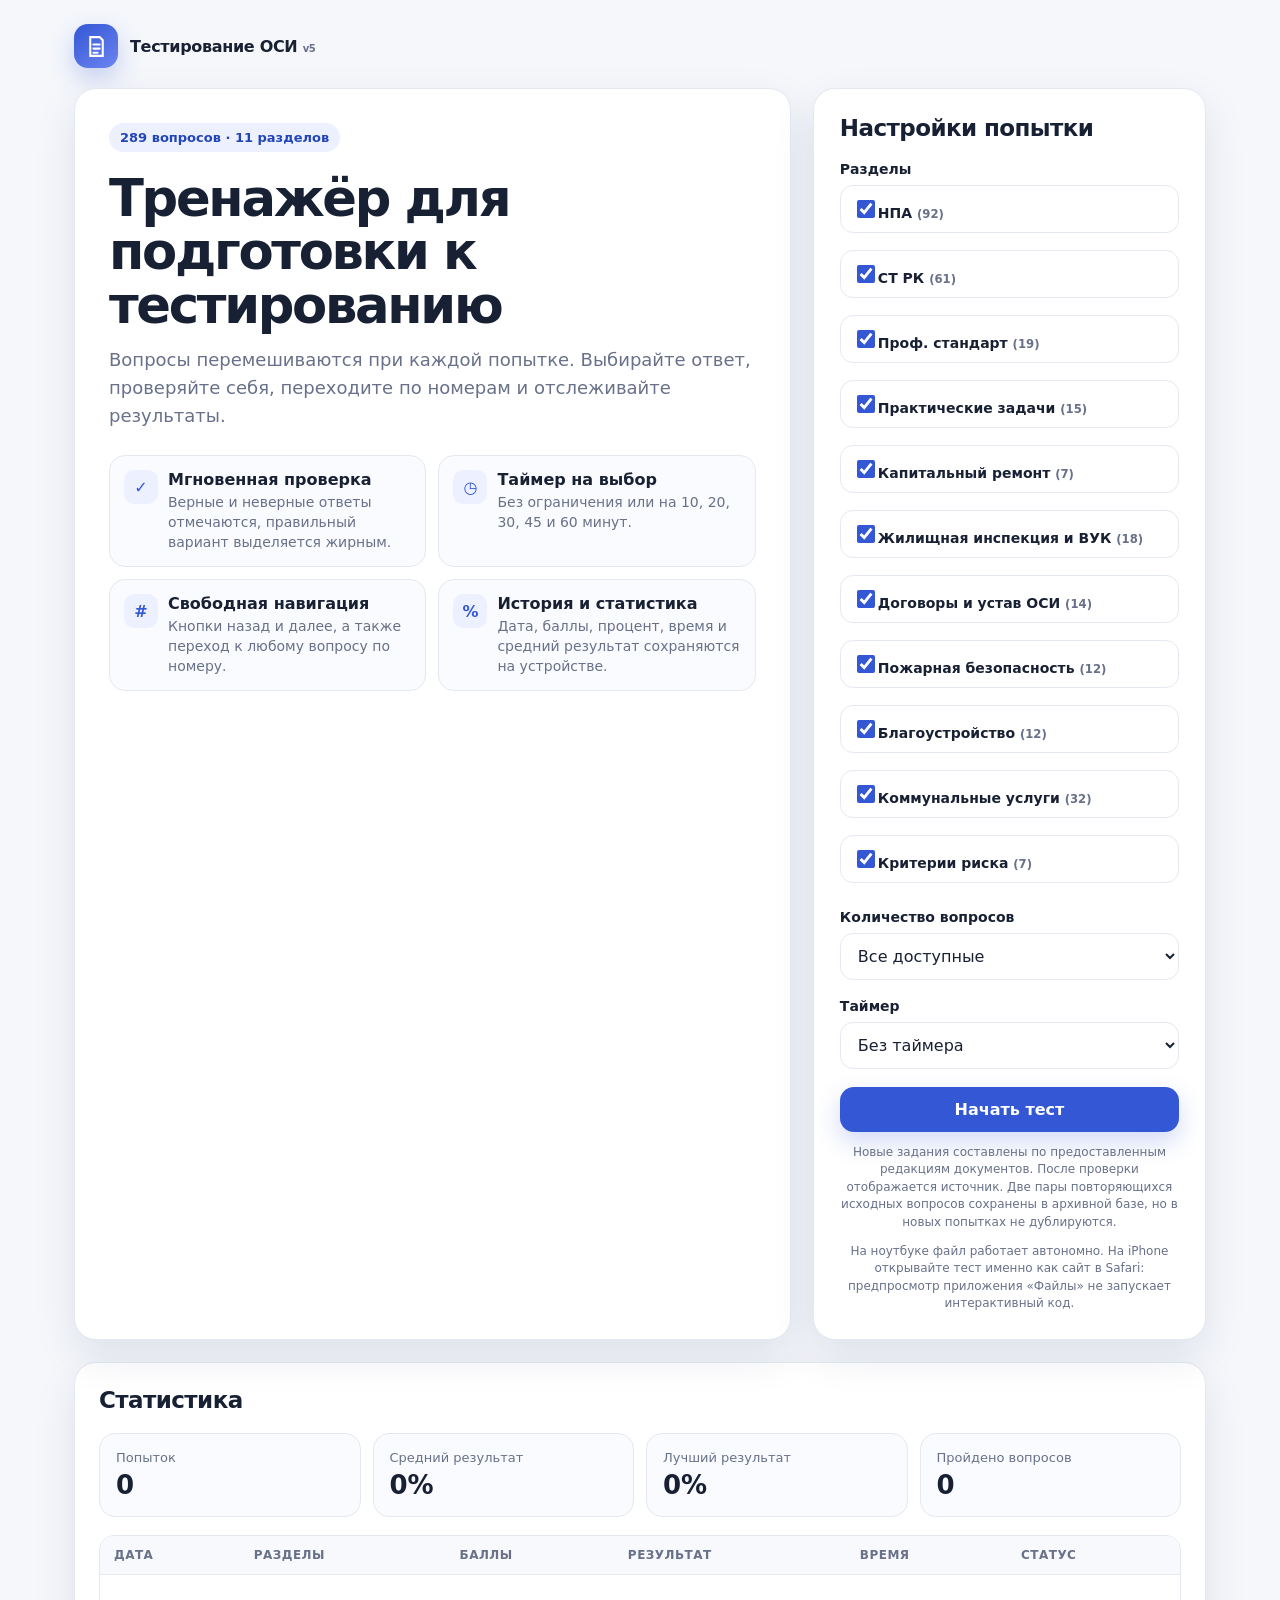
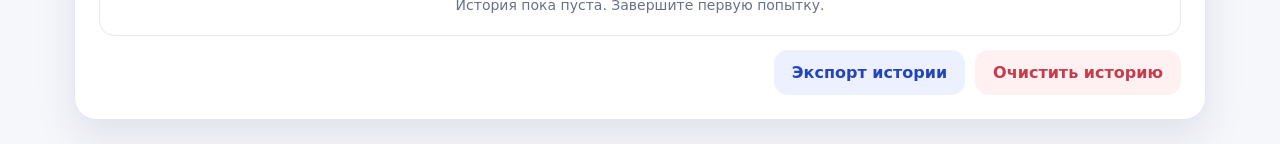
<file: index.html>
<!doctype html>
<html lang="ru">
<head>
<meta charset="utf-8">
<meta name="viewport" content="width=device-width,initial-scale=1,viewport-fit=cover">
<meta name="theme-color" content="#3457d5">
<title>Тест ОСИ — 289 вопросов</title>

<style>
:root{
  --bg:#f5f7fb;--card:#ffffff;--text:#182033;--muted:#687189;--line:#e4e8f0;
  --primary:#3457d5;--primary2:#2345ba;--good:#16865c;--good-bg:#eaf8f2;
  --bad:#c53d4c;--bad-bg:#fff0f1;--warn:#ad6a00;--warn-bg:#fff7e6;
  --shadow:0 16px 42px rgba(25,40,85,.10);--radius:22px;
}
*{box-sizing:border-box}
html{scroll-behavior:auto;overflow-anchor:none}
#quizScreen{overflow-anchor:none}
body{margin:0;font-family:Inter,ui-sans-serif,system-ui,-apple-system,"Segoe UI",Arial,sans-serif;background:var(--bg);color:var(--text);min-height:100vh}
button,input,select{font:inherit}
button{cursor:pointer}
.hidden{display:none!important}
.app-shell{max-width:1180px;margin:0 auto;padding:24px}
.brandbar{display:flex;align-items:center;justify-content:space-between;gap:16px;margin-bottom:20px}
.brand{display:flex;align-items:center;gap:12px;font-weight:900;letter-spacing:-.02em}
.logo{width:44px;height:44px;border-radius:14px;display:grid;place-items:center;color:#fff;background:linear-gradient(145deg,var(--primary),#6c84ef);box-shadow:0 10px 24px rgba(52,87,213,.25)}
.logo svg{width:25px;height:25px}
.mini-btn{border:1px solid var(--line);background:var(--card);color:var(--text);border-radius:12px;padding:10px 14px;font-weight:700}
.mini-btn:hover{border-color:#cdd4e2;background:#fbfcff}
.panel{background:var(--card);border:1px solid var(--line);border-radius:var(--radius);box-shadow:var(--shadow)}
.start-grid{display:grid;grid-template-columns:minmax(0,1.55fr) minmax(320px,.85fr);gap:22px}
.hero{padding:34px}
.eyebrow{display:inline-flex;align-items:center;gap:8px;padding:7px 11px;border-radius:999px;background:#edf1ff;color:var(--primary2);font-weight:800;font-size:13px}
h1{font-size:clamp(30px,4vw,52px);line-height:1.04;letter-spacing:-.045em;margin:20px 0 14px}
.lead{font-size:18px;line-height:1.55;color:var(--muted);max-width:760px;margin:0 0 26px}
.feature-grid{display:grid;grid-template-columns:repeat(2,minmax(0,1fr));gap:12px}
.feature{border:1px solid var(--line);border-radius:16px;padding:14px;background:#fafbfe;display:flex;gap:10px;align-items:flex-start}
.feature b{display:block;margin-bottom:3px}.feature span{color:var(--muted);font-size:14px;line-height:1.35}
.feature-icon{flex:0 0 34px;height:34px;border-radius:10px;display:grid;place-items:center;background:#edf1ff;color:var(--primary);font-weight:900}
.settings{padding:26px}
.settings h2,.stats-panel h2{margin:0 0 20px;font-size:23px;letter-spacing:-.025em}
.field{margin:0 0 18px}.field label{display:block;font-weight:800;margin:0 0 8px;font-size:14px}
select{width:100%;border:1px solid var(--line);border-radius:13px;background:#fff;padding:12px 13px;color:var(--text);outline:none}
select:focus{border-color:var(--primary);box-shadow:0 0 0 3px rgba(52,87,213,.12)}
.check-grid{display:grid;gap:9px}
.check-row{display:flex;align-items:center;gap:10px;border:1px solid var(--line);border-radius:13px;padding:11px 12px;background:#fff}
.check-row input{width:18px;height:18px;accent-color:var(--primary)}
.check-row span{font-weight:700;font-size:14px}
.primary-btn,.secondary-btn,.danger-btn{border:0;border-radius:14px;padding:13px 18px;font-weight:850;transition:.18s transform,.18s opacity,.18s background}
.primary-btn{background:var(--primary);color:#fff;box-shadow:0 10px 24px rgba(52,87,213,.22)}
.primary-btn:hover{background:var(--primary2);transform:translateY(-1px)}
.secondary-btn{background:#edf1ff;color:var(--primary2)}
.secondary-btn:hover{background:#e1e7ff}
.danger-btn{background:var(--bad-bg);color:var(--bad)}
.full{width:100%}
.note{font-size:12px;line-height:1.45;color:var(--muted);margin:12px 0 0;text-align:center}
.dashboard{margin-top:22px;padding:24px}
.stat-cards{display:grid;grid-template-columns:repeat(4,minmax(0,1fr));gap:12px;margin-bottom:18px}
.stat-card{border:1px solid var(--line);border-radius:16px;padding:16px;background:#fafbfe}
.stat-card span{display:block;color:var(--muted);font-size:13px;margin-bottom:5px}.stat-card strong{font-size:26px}
.history-wrap{overflow:auto;border:1px solid var(--line);border-radius:15px}
table{width:100%;border-collapse:collapse;min-width:680px}th,td{padding:12px 14px;text-align:left;border-bottom:1px solid var(--line);font-size:14px}th{background:#f8f9fc;color:var(--muted);font-size:12px;text-transform:uppercase;letter-spacing:.04em}tr:last-child td{border-bottom:0}
.score-pill{display:inline-flex;padding:5px 9px;border-radius:999px;background:#edf1ff;color:var(--primary2);font-weight:850}
.empty{padding:22px;text-align:center;color:var(--muted)}
.history-actions{display:flex;justify-content:flex-end;gap:10px;margin-top:14px;flex-wrap:wrap}
.quiz-layout{display:grid;grid-template-columns:290px minmax(0,1fr);gap:18px;align-items:start}
.sidebar{padding:19px;position:sticky;top:16px;max-height:calc(100vh - 32px);overflow:auto}
.side-top{display:grid;grid-template-columns:104px 1fr;gap:16px;align-items:center;margin-bottom:18px}
.progress-ring{--p:0;width:104px;height:104px;border-radius:50%;background:conic-gradient(var(--primary) calc(var(--p)*1%),#e9edf5 0);display:grid;place-items:center;position:relative}
.progress-ring:before{content:"";position:absolute;width:78px;height:78px;border-radius:50%;background:#fff}
.progress-ring strong,.progress-ring small{position:relative;z-index:1;display:block;text-align:center}.progress-ring strong{font-size:22px}.progress-ring small{font-size:10px;color:var(--muted);font-weight:750}
.side-meta div{margin-bottom:10px}.side-meta span{display:block;color:var(--muted);font-size:11px;text-transform:uppercase;letter-spacing:.05em;font-weight:800}.side-meta strong{font-size:16px}
.timer{font-variant-numeric:tabular-nums}
.timer.danger{color:var(--bad)}
.nav-title{font-weight:850;margin:5px 0 10px}
.number-grid{display:grid;grid-template-columns:repeat(5,1fr);gap:8px}
.qnum{aspect-ratio:1;border:1px solid var(--line);border-radius:10px;background:#fff;color:var(--muted);font-size:12px;font-weight:800;display:grid;place-items:center;padding:0}
.qnum:hover{border-color:var(--primary);color:var(--primary)}
.qnum.current{background:var(--primary);border-color:var(--primary);color:#fff}
.qnum.answered{background:#edf1ff;color:var(--primary2);border-color:#d7dffd}
.qnum.correct{background:var(--good-bg);color:var(--good);border-color:#bce6d3}
.qnum.wrong{background:var(--bad-bg);color:var(--bad);border-color:#f1c6cb}
.legend{display:flex;gap:10px;flex-wrap:wrap;margin-top:13px;color:var(--muted);font-size:11px}.legend i{display:inline-block;width:9px;height:9px;border-radius:3px;margin-right:4px;vertical-align:-1px}.lg-now{background:var(--primary)}.lg-answer{background:#b9c6fb}.lg-good{background:#7ad2ad}.lg-bad{background:#ed919c}
.side-actions{display:grid;gap:9px;margin-top:18px}
.quiz-main{min-width:0}
.quiz-topbar{display:flex;align-items:center;justify-content:space-between;gap:12px;margin-bottom:12px}
.quiz-topbar .section-name{color:var(--muted);font-size:13px;font-weight:750}
.quiz-card{padding:clamp(20px,3.5vw,38px)}
.question-kicker{display:flex;align-items:center;justify-content:space-between;gap:12px;color:var(--muted);font-weight:800;font-size:13px;margin-bottom:14px}
.question-text{font-size:clamp(20px,2.6vw,29px);line-height:1.35;letter-spacing:-.025em;margin:0 0 24px}
.options{display:grid;gap:11px}
.option{position:relative;display:grid;grid-template-columns:42px 1fr;gap:12px;align-items:start;border:1.5px solid var(--line);border-radius:16px;padding:15px;background:#fff;text-align:left;color:var(--text);width:100%;transition:.16s border,.16s background,.16s transform}
.option:hover:not(:disabled){border-color:#bec9ee;transform:translateY(-1px);background:#fbfcff}
.option-letter{width:34px;height:34px;border-radius:10px;background:#f0f2f7;display:grid;place-items:center;font-weight:900;color:var(--muted)}
.option-text{line-height:1.45;padding-top:5px}
.option.selected{border-color:var(--primary);background:#f4f6ff}.option.selected .option-letter{background:var(--primary);color:#fff}
.option.correct-answer{border-color:#82d4b2;background:var(--good-bg)}.option.correct-answer .option-letter{background:var(--good);color:#fff}.option.correct-answer .option-text{font-weight:900}
.option.wrong-answer{border-color:#ef9da7;background:var(--bad-bg)}.option.wrong-answer .option-letter{background:var(--bad);color:#fff}
.feedback{margin-top:16px;border-radius:15px;padding:14px 16px;font-weight:750;line-height:1.45}
.feedback.good{background:var(--good-bg);color:var(--good);border:1px solid #bce6d3}.feedback.bad{background:var(--bad-bg);color:var(--bad);border:1px solid #f1c6cb}.feedback.warn{background:var(--warn-bg);color:var(--warn);border:1px solid #f1dab0}
.quiz-controls{display:flex;align-items:center;justify-content:space-between;gap:10px;margin-top:20px}.control-group{display:flex;gap:9px}
button:disabled{opacity:.45;cursor:not-allowed;transform:none!important}
.mobile-progress{display:none}
.result-card{padding:32px;text-align:center}
.result-circle{--p:0;width:164px;height:164px;border-radius:50%;background:conic-gradient(var(--good) calc(var(--p)*1%),#e9edf5 0);display:grid;place-items:center;position:relative;margin:0 auto 20px}.result-circle:before{content:"";position:absolute;width:126px;height:126px;border-radius:50%;background:#fff}.result-circle div{position:relative}.result-circle strong{display:block;font-size:42px;letter-spacing:-.04em}.result-circle span{color:var(--muted);font-weight:750}
.result-card h2{font-size:30px;margin:0 0 8px}.result-motivation{max-width:760px;margin:0 auto 10px;padding:15px 18px;border-radius:16px;background:var(--good-bg);border:1px solid #bce6d3;color:var(--good);font-size:clamp(18px,2.5vw,24px);font-weight:900;line-height:1.4}.result-card>p{color:var(--muted);margin:0 auto 24px}
.result-stats{display:grid;grid-template-columns:repeat(4,minmax(0,1fr));gap:10px;max-width:760px;margin:0 auto 24px}.result-stat{border:1px solid var(--line);border-radius:14px;padding:14px}.result-stat span{display:block;color:var(--muted);font-size:12px;margin-bottom:4px}.result-stat strong{font-size:20px}
.result-actions{display:flex;justify-content:center;gap:10px;flex-wrap:wrap}
.review-list{margin-top:18px;text-align:left;display:grid;gap:12px}.review-item{border:1px solid var(--line);border-radius:15px;padding:15px}.review-item h4{margin:0 0 9px;line-height:1.4}.review-line{font-size:14px;margin-top:5px;color:var(--muted)}.review-line b{color:var(--good)}
.toast{position:fixed;left:50%;bottom:22px;transform:translate(-50%,20px);background:#182033;color:#fff;border-radius:12px;padding:11px 15px;box-shadow:var(--shadow);opacity:0;pointer-events:none;transition:.22s;z-index:50;font-weight:750;font-size:14px}.toast.show{opacity:1;transform:translate(-50%,0)}
@media(max-width:900px){.start-grid{grid-template-columns:1fr}.quiz-layout{grid-template-columns:1fr}.sidebar{position:static;max-height:none}.number-grid{grid-template-columns:repeat(10,1fr)}.side-top{display:none}.mobile-progress{display:flex;align-items:center;justify-content:space-between;gap:12px;background:#fff;border:1px solid var(--line);border-radius:15px;padding:10px 13px;margin-bottom:12px}.mobile-bar{height:8px;background:#e9edf5;border-radius:99px;overflow:hidden;flex:1}.mobile-bar i{display:block;height:100%;background:var(--primary);width:0}.sidebar .nav-title{margin-top:0}}
@media(max-width:620px){.app-shell{padding:12px}.brandbar{margin-bottom:12px}.brand span{font-size:14px}.hero,.settings,.dashboard,.result-card{padding:20px}.feature-grid{grid-template-columns:1fr}.stat-cards,.result-stats{grid-template-columns:repeat(2,1fr)}.number-grid{grid-template-columns:repeat(7,1fr)}.quiz-card{padding:18px}.option{grid-template-columns:38px 1fr;padding:12px}.question-text{font-size:21px}.quiz-controls{align-items:stretch;flex-direction:column}.control-group{display:grid;grid-template-columns:1fr 1fr}.quiz-controls .primary-btn{width:100%}.sidebar{padding:15px}.quiz-topbar{display:none}.result-circle{width:142px;height:142px}.result-circle:before{width:108px;height:108px}.result-circle strong{font-size:36px}}

.ios-js-warning{margin:0 0 16px;padding:14px 16px;border-radius:15px;background:#fff4df;border:1px solid #efcf91;color:#7a4b00;font-weight:750;line-height:1.45}
.ios-js-warning b{display:block;margin-bottom:4px;color:#5d3900}
.js-ready .ios-js-warning{display:none!important}

.source-note{margin-top:10px;padding-top:9px;border-top:1px solid rgba(0,0,0,.10);font-size:13px;font-weight:500;line-height:1.4;overflow-wrap:anywhere}.mobile-progress .progress-ring{width:44px;height:44px;flex:0 0 44px}.mobile-progress .progress-ring:before{width:34px;height:34px}.mobile-progress .progress-ring strong{font-size:11px}.question-kicker{overflow-wrap:anywhere}
.mobile-nav-btn{display:none}
@media(max-width:900px){
  .quiz-layout{display:flex;flex-direction:column;align-items:stretch}
  .quiz-main{order:0;width:100%}
  .sidebar{order:1;width:100%;max-height:none;overflow:visible}
  .number-grid{max-height:240px;overflow-y:auto;overscroll-behavior-y:contain;-webkit-overflow-scrolling:touch;padding:2px 4px 2px 2px;align-content:start}
  .mobile-nav-btn{display:block;flex:none;border:1px solid var(--line);border-radius:10px;background:#fff;color:var(--primary2);font-size:12px;font-weight:800;padding:9px 10px}
  .mobile-progress{flex-wrap:wrap}
}
</style>
</head>
<body>
<div class="app-shell">
  <header class="brandbar">
    <div class="brand"><div class="logo" aria-hidden="true"><svg viewBox="0 0 24 24" fill="none"><path d="M6 3h9l3 3v15H6V3Z" stroke="currentColor" stroke-width="2"/><path d="M9 10h6M9 14h6M9 18h4" stroke="currentColor" stroke-width="2" stroke-linecap="round"/></svg></div><span>Тестирование ОСИ <small style="font-size:10px;color:var(--muted);font-weight:600">v5</small></span></div>
    <button type="button" id="resumeBtn" class="mini-btn hidden">Продолжить попытку</button>
  </header>


  <div id="iosJsWarning" class="ios-js-warning">
    <b>На этой странице не запустился JavaScript.</b>
    Если вы видите это сообщение на iPhone, файл открыт через предпросмотр «Файлов», Telegram, WhatsApp или Quick Look. Такой режим показывает оформление, но не запускает тест. Откройте версию по интернет-ссылке как обычный сайт.
  </div>

  <main id="startScreen">
    <div class="start-grid">
      <section class="panel hero">
        <span class="eyebrow">289 вопросов · 11 разделов</span>
        <h1>Тренажёр для подготовки к тестированию</h1>
        <p class="lead">Вопросы перемешиваются при каждой попытке. Выбирайте ответ, проверяйте себя, переходите по номерам и отслеживайте результаты.</p>
        <div class="feature-grid">
          <div class="feature"><div class="feature-icon">✓</div><div><b>Мгновенная проверка</b><span>Верные и неверные ответы отмечаются, правильный вариант выделяется жирным.</span></div></div>
          <div class="feature"><div class="feature-icon">◷</div><div><b>Таймер на выбор</b><span>Без ограничения или на 10, 20, 30, 45 и 60 минут.</span></div></div>
          <div class="feature"><div class="feature-icon">#</div><div><b>Свободная навигация</b><span>Кнопки назад и далее, а также переход к любому вопросу по номеру.</span></div></div>
          <div class="feature"><div class="feature-icon">%</div><div><b>История и статистика</b><span>Дата, баллы, процент, время и средний результат сохраняются на устройстве.</span></div></div>
        </div>
      </section>
      <aside class="panel settings">
        <h2>Настройки попытки</h2>
        <div class="field"><label>Разделы</label><div id="sectionChecks" class="check-grid"></div></div>
        <div class="field"><label for="questionCount">Количество вопросов</label><select id="questionCount"><option value="10">10 вопросов</option><option value="20">20 вопросов</option><option value="30">30 вопросов</option><option value="50">50 вопросов</option><option value="100">100 вопросов</option><option value="150">150 вопросов</option><option value="200">200 вопросов</option><option value="all" selected>Все доступные</option></select></div>
        <div class="field"><label for="timerSelect">Таймер</label><select id="timerSelect"><option value="0" selected>Без таймера</option><option value="10">10 минут</option><option value="20">20 минут</option><option value="30">30 минут</option><option value="45">45 минут</option><option value="60">60 минут</option></select></div>
        <button type="button" id="startBtn" class="primary-btn full">Начать тест</button>
        <p class="note">Новые задания составлены по предоставленным редакциям документов. После проверки отображается источник. Две пары повторяющихся исходных вопросов сохранены в архивной базе, но в новых попытках не дублируются.</p>
        <p class="note">На ноутбуке файл работает автономно. На iPhone открывайте тест именно как сайт в Safari: предпросмотр приложения «Файлы» не запускает интерактивный код.</p>
      </aside>
    </div>

    <section class="panel dashboard">
      <div class="stats-panel"><h2>Статистика</h2></div>
      <div class="stat-cards">
        <div class="stat-card"><span>Попыток</span><strong id="statAttempts">0</strong></div>
        <div class="stat-card"><span>Средний результат</span><strong id="statAverage">0%</strong></div>
        <div class="stat-card"><span>Лучший результат</span><strong id="statBest">0%</strong></div>
        <div class="stat-card"><span>Пройдено вопросов</span><strong id="statQuestions">0</strong></div>
      </div>
      <div class="history-wrap"><table><thead><tr><th>Дата</th><th>Разделы</th><th>Баллы</th><th>Результат</th><th>Время</th><th>Статус</th></tr></thead><tbody id="historyBody"></tbody></table></div>
      <div class="history-actions"><button type="button" id="exportBtn" class="secondary-btn">Экспорт истории</button><button type="button" id="clearHistoryBtn" class="danger-btn">Очистить историю</button></div>
    </section>
  </main>

  <main id="quizScreen" class="hidden">
    <div class="mobile-progress"><div class="progress-ring" id="mobileRing"><strong id="mobilePct">0%</strong></div><div class="mobile-bar"><i id="mobileBarFill"></i></div><span id="mobileTimer" style="font-variant-numeric:tabular-nums;font-weight:800">Без таймера</span><button type="button" id="mobileNavBtn" class="mobile-nav-btn">Номера</button></div>
    <div class="quiz-layout">
      <aside class="panel sidebar">
        <div class="side-top">
          <div id="progressRing" class="progress-ring"><div><strong id="progressPercent">0%</strong><small>выполнено</small></div></div>
          <div class="side-meta"><div><span>Ответов</span><strong id="answeredMeta">0 из 0</strong></div><div><span>Текущий счёт</span><strong id="scoreMeta">0 баллов</strong></div><div id="timerWrap"><span>Осталось</span><strong id="timerValue" class="timer">00:00</strong></div></div>
        </div>
        <div class="nav-title">Вопросы</div>
        <div id="numberGrid" class="number-grid"></div>
        <div class="legend"><span><i class="lg-now"></i>текущий</span><span><i class="lg-answer"></i>отвечен</span><span><i class="lg-good"></i>верно</span><span><i class="lg-bad"></i>ошибка</span></div>
        <div class="side-actions"><button type="button" id="quitBtn" class="danger-btn">Завершить попытку</button></div>
      </aside>
      <section class="quiz-main">
        <div class="quiz-topbar"><span id="sectionName" class="section-name"></span></div>
        <article class="panel quiz-card">
          <div id="questionKicker" class="question-kicker"></div>
          <h2 id="questionText" class="question-text"></h2>
          <div id="options" class="options"></div>
          <div id="feedback" class="feedback hidden"></div>
          <div class="quiz-controls"><div class="control-group"><button type="button" id="prevBtn" class="secondary-btn">← Назад</button><button type="button" id="checkBtn" class="secondary-btn">Проверить ответ</button></div><button type="button" id="nextBtn" class="primary-btn">Далее</button></div>
        </article>
      </section>
    </div>
  </main>

  <main id="resultScreen" class="hidden">
    <section class="panel result-card">
      <div id="resultCircle" class="result-circle"><div><strong id="resultPercent">0%</strong><span>результат</span></div></div>
      <h2 id="resultTitle">Результат</h2><div id="resultMotivation" class="result-motivation"></div><p id="resultSubtitle"></p>
      <div class="result-stats"><div class="result-stat"><span>Верно</span><strong id="rCorrect">0</strong></div><div class="result-stat"><span>Ошибок</span><strong id="rWrong">0</strong></div><div class="result-stat"><span>Отвечено</span><strong id="rAnswered">0/0</strong></div><div class="result-stat"><span>Время</span><strong id="rTime">00:00</strong></div></div>
      <div class="result-actions"><button type="button" id="reviewBtn" class="secondary-btn">Разбор ответов</button><button type="button" id="restartBtn" class="primary-btn">Пройти ещё раз</button><button type="button" id="homeBtn" class="mini-btn">На главную</button></div>
      <div id="reviewList" class="review-list hidden"></div>
    </section>
  </main>
</div>
<div id="toast" class="toast"></div>
<script>
const QUESTION_BANK = [{"id":"НПА-1","section":"НПА","sourceNumber":1,"question":"Кто утверждает минимальный размер расходов на управление объектом кондоминиума и содержание общего имущества объекта кондоминиума?","options":[{"letter":"А","text":"Жилищная инспекция","correct":false},{"letter":"Б","text":"Уполномоченный орган в сфере жилищно-коммунального хозяйства","correct":false},{"letter":"В","text":"Местные исполнительные органы","correct":false},{"letter":"Г","text":"Местные представительные органы","correct":true}]},{"id":"НПА-2","section":"НПА","sourceNumber":2,"question":"Какого процента достигает доля затраты на содержание общего имущества объекта кондоминиума при самостоятельном управлении объектом кондоминиума","options":[{"letter":"А","text":"0.6","correct":true},{"letter":"Б","text":"0.7","correct":false},{"letter":"В","text":"0.3","correct":false},{"letter":"Г","text":"0.4","correct":false}]},{"id":"НПА-3","section":"НПА","sourceNumber":3,"question":"Кем принимается решение об утверждении годовой сметы расходов на управление объектом кондоминиума и содержание общего имущества объекта кондоминиума?","options":[{"letter":"А","text":"Собранием собственников квартир, нежилых помещений","correct":true},{"letter":"Б","text":"Советом дома","correct":false},{"letter":"В","text":"Председателем объединения собственников имущества или доверенным лицом простого товарищества","correct":false},{"letter":"Г","text":"Инициативной группой","correct":false}]},{"id":"НПА-4","section":"НПА","sourceNumber":4,"question":"Какова периодичность работ по дератизации, дезинсекции, дезинфекции подвальных помещений, паркингов и других мест общего пользования объекта кондоминиума при расчете минимального размера расходов на управление объектом кондоминиума и содержание общего имущества объекта кондоминиума?","options":[{"letter":"А","text":"1 раз в год","correct":false},{"letter":"Б","text":"ежемесячно","correct":false},{"letter":"В","text":"4 раза в год","correct":true},{"letter":"Г","text":"2 раза в месяц","correct":false}]},{"id":"НПА-5","section":"НПА","sourceNumber":5,"question":"С учетом чего временная управляющая компания должна применять минимальный размер расходов на управление объектом кондоминиума и содержание общего имущества объекта кондоминиума?","options":[{"letter":"А","text":"Только минимальный тариф","correct":false},{"letter":"Б","text":"Повышающий коэффициент","correct":true},{"letter":"В","text":"Полезной площади","correct":false},{"letter":"Г","text":"Понижающий коэффициент","correct":false}]},{"id":"НПА-6","section":"НПА","sourceNumber":6,"question":"Какова доля затрат на мероприятия в структуре расходов на содержание общего имущества объекта кондоминиума при утверждении годовой сметы расходов собственниками квартир, нежилых помещений?","options":[{"letter":"А","text":"Не менее 70%","correct":true},{"letter":"Б","text":"Не менее 60%","correct":false},{"letter":"В","text":"Не более 40%","correct":false},{"letter":"Г","text":"Не более 30%","correct":false}]},{"id":"НПА-7","section":"НПА","sourceNumber":7,"question":"Кто принимает решение об утверждении годовой сметы расходов на содержание парковочных мест, кладовок?","options":[{"letter":"А","text":"Собрание собственников парковочных мест, кладовок","correct":true},{"letter":"Б","text":"Председателем объединения собственников имущества или доверенным лицом простого товарищества","correct":false},{"letter":"В","text":"Собрание собственников квартир, нежилых помещений","correct":false},{"letter":"Г","text":"Совет дома","correct":false}]},{"id":"НПА-8","section":"НПА","sourceNumber":8,"question":"Какова периодичность работ по обеспечению санитарного состояния мест общего пользования объекта кондоминиума (влажная уборка, подметание и мытье подъездов, холлов, лестничных маршей, лестничных площадок, лифтовых кабинок и другие санитарные мероприятия) при расчете минимального размера расходов на управление объектом кондоминиума и содержание общего имущества объекта кондоминиума?","options":[{"letter":"А","text":"2 раза в месяц","correct":false},{"letter":"Б","text":"1 раз в месяц","correct":false},{"letter":"В","text":"1 раз в год","correct":false},{"letter":"Г","text":"1 раз в неделю","correct":true}]},{"id":"НПА-9","section":"НПА","sourceNumber":9,"question":"Что входит в расходы на содержание общего имущества объекта кондоминиума?","options":[{"letter":"А","text":"Подготовка общедомовых инженерных систем и оборудований к сезонной эксплуатации (промывка, о прессовка, регулировка, наладка и другое)","correct":true},{"letter":"Б","text":"Оплата услуг за печать и обработку платежей по расходам на управление объектом кондоминиума и содержание общего имущества объекта кондоминиума, а также накопление за капитальный ремонт, целевой взнос","correct":false},{"letter":"В","text":"Расходы на содержание офиса (аренда, связь, интернет, канцелярские товары, оргтехника и ее содержание)","correct":false},{"letter":"Г","text":"Обязательное страхование работников от несчастных случаев","correct":false}]},{"id":"НПА-10","section":"НПА","sourceNumber":10,"question":"Какие основные факторы, влияют на перечень и состав выполняемых работ?","options":[{"letter":"А","text":"Все ответы верны","correct":true},{"letter":"Б","text":"Наличие и характеристика внутридомового инженерного оборудования и технических устройств","correct":false},{"letter":"В","text":"Придомовой земельный участок и расположенные на ней объекты, являющиеся общим имуществом объекта кондоминиума","correct":false},{"letter":"Г","text":"Срок эксплуатации объекта кондоминиума, материал конструктивных элементов и этажность","correct":false}]},{"id":"НПА-11","section":"НПА","sourceNumber":11,"question":"Что такое собрание собственников квартир, нежилых помещений многоквартирного жилого дома?","options":[{"letter":"А","text":"Орган обеспечивающий коллективное обсуждение и принятие решений собственниками парковочных мест и кладовок, связанных с содержанием парковочных мест и кладовок, путем голосования","correct":false},{"letter":"Б","text":"Коллегиальный орган управления объектом кондоминиума, избираемый из числа собственников квартир, нежилых помещений","correct":false},{"letter":"В","text":"Орган управления объектом кондоминиума, обеспечивающий обсуждение и принятие решений собственниками квартир, нежилых помещений, связанных с управлением объектом кондоминиума, путем голосования","correct":false},{"letter":"Г","text":"Высший орган управления объектом кондоминиума, обеспечивающий коллективное обсуждение и (или) принятие решений, связанных с управлением объектом кондоминиума","correct":true}]},{"id":"НПА-12","section":"НПА","sourceNumber":12,"question":"Какова периодичность работ по обеспечению санитарного состояния земельного участка придомовой территории объекта кондоминиума (озеленение (посадка, уход, обрезка зеленых насаждений и газонов), санитарная очистка мусоропровода, очистка выгребных ям, уборка и побелка дворовых уборных, уборка листьев, снега и наледи, в том числе с крыши) при расчете минимального размера расходов на управление объектом кондоминиума и содержание общего имущества объекта кондоминиума?","options":[{"letter":"А","text":"1 раз в месяц","correct":true},{"letter":"Б","text":"1 раз в год","correct":false},{"letter":"В","text":"4 раза в год","correct":false},{"letter":"Г","text":"1 раз в неделю","correct":false}]},{"id":"НПА-13","section":"НПА","sourceNumber":13,"question":"Кто принимает решение об утверждении годовой сметы расходов на содержание парковочных мест, кладовок?","options":[{"letter":"А","text":"Собрание собственников квартир, нежилых помещений","correct":false},{"letter":"Б","text":"Собрание собственников парковочных мест, кладовок","correct":true},{"letter":"В","text":"Совет дома","correct":false},{"letter":"Г","text":"Председатель объединения собственников имущества или доверенным лицом простого товарищества","correct":false}],"duplicateOf":"НПА-7"},{"id":"НПА-14","section":"НПА","sourceNumber":14,"question":"Какова доля затрат на мероприятия в структуре расходов на управление объектом кондоминиума, за исключением содержания общего имущества объекта кондоминиума при утверждении годовой сметы расходов собственниками квартир, нежилых помещений?","options":[{"letter":"А","text":"Не менее 60%","correct":false},{"letter":"Б","text":"Не менее 70%","correct":false},{"letter":"В","text":"Не более 40%","correct":false},{"letter":"Г","text":"Не более 30%","correct":true}]},{"id":"НПА-15","section":"НПА","sourceNumber":15,"question":"От чего зависит объем предоставляемых поставщиками услуг холодного и горячего водоснабжения, водоотведения, электроснабжения, отопления (теплоснабжения), газоснабжения?","options":[{"letter":"А","text":"Наличие или отсутствие приборов учета","correct":true},{"letter":"Б","text":"Расчетов в соответствии с площадью квартиры собственника и количеством проживающих","correct":false},{"letter":"В","text":"Расчетов в соответствии с общей площадью многоквартирного жилого дома","correct":false},{"letter":"Г","text":"Повышающего коэффициент","correct":false}]},{"id":"НПА-16","section":"НПА","sourceNumber":16,"question":"Что входит в расходы на содержание общего имущества объекта кондоминиума?","options":[{"letter":"А","text":"Текущий ремонт общего имущества объекта кондоминиума (на основании дефектного акта)","correct":true},{"letter":"Б","text":"Банковские услуги","correct":false},{"letter":"В","text":"Оплата за расчетно-кассовое обслуживание","correct":false},{"letter":"Г","text":"Оплата труда (услуг) Исполнительному органу за управление объектом кондоминиума","correct":false}]},{"id":"НПА-17","section":"НПА","sourceNumber":17,"question":"По чьей инициативе созывается собрание или назначается письменный опрос?","options":[{"letter":"А","text":"По инициативе совета дома либо председателя объединения собственников имущества, либо по требованию не менее десяти процентов собственников квартир, нежилых помещений","correct":false},{"letter":"Б","text":"По инициативе совета дома либо председателя объединения собственников имущества, либо субъекта управления, либо по требованию ревизионной комиссии (ревизора)","correct":false},{"letter":"В","text":"По требованию не менее десяти процентов собственников квартир, нежилых помещений, либо по инициативе жилищной инспекции","correct":false},{"letter":"Г","text":"По инициативе совета дома либо председателя объединения собственников имущества, либо субъекта управления, либо по требованию ревизионной комиссии (ревизора), либо по требованию не менее десяти процентов собственников квартир, нежилых помещений, либо по требованию не менее десяти процентов собственников парковочных мест, кладовок либо по инициативе жилищной инспекции","correct":true}]},{"id":"НПА-18","section":"НПА","sourceNumber":18,"question":"Каким путем проводится собрание?","options":[{"letter":"А","text":"в заочном формате – путем проведения письменного опроса и (или) посредством объекта информатизации в сфере жилищных отношений и жилищно-коммунального хозяйства","correct":false},{"letter":"Б","text":"в явочном формате – для обсуждения вопросов, связанных с управлением объектом кондоминиума, и принятия по ним решений","correct":false},{"letter":"В","text":"в явочном формате – для обсуждения вопросов, связанных с управлением объектом кондоминиума, и принятия по ним решений и в заочном формате – путем проведения письменного опроса","correct":false},{"letter":"Г","text":"в явочном формате – для обсуждения вопросов, связанных с управлением объектом кондоминиума, и принятия по ним решений и в заочном формате – путем проведения письменного опроса и (или) посредством объекта информатизации в сфере жилищных отношений и жилищно-коммунального хозяйства","correct":true}]},{"id":"НПА-19","section":"НПА","sourceNumber":19,"question":"За сколько дней до даты проведения собрания уведомляются собственники квартир, нежилых помещений?","options":[{"letter":"А","text":"Не менее чем за пять календарных дней","correct":true},{"letter":"Б","text":"Не менее чем за десять дней","correct":false},{"letter":"В","text":"Не менее чем за десять рабочих дней","correct":false},{"letter":"Г","text":"Не менее чем за пять рабочих дней","correct":false}]},{"id":"НПА-20","section":"НПА","sourceNumber":20,"question":"По каким вопросам собрание принимает решение при согласии большинства от общего числа собственников квартир, нежилых помещений, непосредственно принявших участие в голосовании?","options":[{"letter":"А","text":"Избрания председателя объединения собственников имущества, членов совета дома, ревизионной комиссии (ревизора), переизбрания или досрочного прекращения их полномочий","correct":true},{"letter":"Б","text":"Принятия решения о сборе целевых взносов, их размере, сроках и иных условиях оплаты","correct":false},{"letter":"В","text":"Принятия решения о расходовании денег, накопленных на сберегательном счете","correct":false},{"letter":"Г","text":"Определения общего имущества объекта кондоминиума, а также изменения его состава","correct":false}]},{"id":"НПА-21","section":"НПА","sourceNumber":21,"question":"Кто разрешает организационные и процедурные вопросы проведения собрания путем явочного порядка?","options":[{"letter":"А","text":"Совет дома","correct":false},{"letter":"Б","text":"Инициатор собрания","correct":true},{"letter":"В","text":"Ревизионная комиссия (ревизор)","correct":false},{"letter":"Г","text":"Председатель объединения собственников имущества, доверенное лицо простого товарищества","correct":false}]},{"id":"НПА-22","section":"НПА","sourceNumber":22,"question":"В каком случае письменный проводить не более трех месяцев?","options":[{"letter":"А","text":"Когда количестве квартир, нежилых помещений или парковочных мест, кладовок превышает четырехсот","correct":false},{"letter":"Б","text":"Когда количестве квартир, нежилых помещений или парковочных мест, кладовок превышает трехсот","correct":false},{"letter":"В","text":"Когда количестве квартир, нежилых помещений или парковочных мест, кладовок превышает двухсот","correct":false},{"letter":"Г","text":"Когда количестве квартир, нежилых помещений или парковочных мест, кладовок превышает пятьсот","correct":true}]},{"id":"НПА-23","section":"НПА","sourceNumber":23,"question":"Кто такой оператор?","options":[{"letter":"А","text":"Центральный исполнительный орган, осуществляющий руководство и межотраслевую координацию в сфере жилищных отношений и жилищно-коммунального хозяйства","correct":false},{"letter":"Б","text":"Организация, заключающая договоры с банками для накопления средств на ремонт","correct":false},{"letter":"В","text":"Cпециализированная уполномоченная организация","correct":true},{"letter":"Г","text":"Юридическое лицо, являющееся некоммерческой организацией, образованное собственниками квартир, нежилых помещений одного многоквартирного жилого дома, осуществляющее управление объектом кондоминиума, финансирующее его содержание и обеспечивающее его сохранность","correct":false}]},{"id":"НПА-24","section":"НПА","sourceNumber":24,"question":"Какую информацию должен содержать лист регистрации собственников на собрании?","options":[{"letter":"А","text":"Дата и время регистрации","correct":false},{"letter":"Б","text":"Место проведения собрания","correct":false},{"letter":"В","text":"Идентификационные данные, номер квартиры или нежилого помещения и контактные данные собственников","correct":true},{"letter":"Г","text":"Фамилия, имя и номер квартиры","correct":false}]},{"id":"НПА-25","section":"НПА","sourceNumber":25,"question":"Какие вопросы рассматриваются на собрании собственников парковочных мест и кладовок?","options":[{"letter":"А","text":"Решение о выборе совета дома","correct":false},{"letter":"Б","text":"Решение о выборе управляющей компании","correct":false},{"letter":"В","text":"Решение о капитальном ремонте всего дома","correct":false},{"letter":"Г","text":"Принятие решения о содержании парковочных мест и кладовок","correct":true}]},{"id":"НПА-26","section":"НПА","sourceNumber":26,"question":"В какой срок проводится письменный опрос с даты объявления собрания?","options":[{"letter":"А","text":"Не более двух недель","correct":false},{"letter":"Б","text":"Не более двух месяцев, если больше 500 квартир то не более трех месяцев","correct":true},{"letter":"В","text":"Не более одного месяца","correct":false},{"letter":"Г","text":"Не более трех месяцев, если больше 400 квартир то не более четырех месяцев","correct":false}]},{"id":"НПА-27","section":"НПА","sourceNumber":27,"question":"Кем осуществляются сбор и прием листов письменного опроса нарочно либо посредством электронной почты для учета и составления протокола письменного опроса?","options":[{"letter":"А","text":"Советом дома или инициативной группой","correct":true},{"letter":"Б","text":"Ревизионной комиссии (ревизором)","correct":false},{"letter":"В","text":"Председателем объединения собственников имущества","correct":false},{"letter":"Г","text":"Представитель управляющей компании, либо управляющий многоквартирного жилого дома","correct":false}]},{"id":"НПА-28","section":"НПА","sourceNumber":28,"question":"По какому вопросу принимается решение при согласии более двух третей от общего числа собственников квартир, нежилых помещений одного подъезда?","options":[{"letter":"А","text":"Принятия решения о сборе целевых взносов и их размере","correct":false},{"letter":"Б","text":"Определения общего имущества объекта кондоминиума, а также изменения его состава","correct":false},{"letter":"В","text":"Осуществления организации и финансирования замены (ремонта) лифта одного из подъездов многоквартирного жилого дома за счет бюджетных средств с условием обеспечения возвратности средств собственниками квартир и нежилых помещений","correct":true},{"letter":"Г","text":"Согласования, при необходимости, размера вознаграждения совету дома и ревизионной комиссии (ревизору) по итогам деятельности за отчетный период","correct":false}]},{"id":"НПА-29","section":"НПА","sourceNumber":29,"question":"Из чего формируется минимальный размер взносов на управление объектом кондоминиума?","options":[{"letter":"А","text":"Из стоимости обязательных работ и услуг на основании не менее трех коммерческих предложений","correct":true},{"letter":"Б","text":"Из стоимости услуг на основании не менее двух коммерческих предложений","correct":false},{"letter":"В","text":"Из стоимости услуг на основании не менее четырех коммерческих предложений","correct":false},{"letter":"Г","text":"Из стоимости работ и услуг","correct":false}]},{"id":"НПА-30","section":"НПА","sourceNumber":30,"question":"Какого процента достигает доля затраты на управление объекта кондоминиума при самостоятельном управлении объектом кондоминиума","options":[{"letter":"А","text":"0.3","correct":false},{"letter":"Б","text":"0.4","correct":true},{"letter":"В","text":"0.6","correct":false},{"letter":"Г","text":"0.7","correct":false}]},{"id":"НПА-31","section":"НПА","sourceNumber":31,"question":"Что не входит в расходы на управления объектом кондоминиума, за исключением содержания общего имущества объекта кондоминиума?","options":[{"letter":"А","text":"Приобретение, установка, сервисное обслуживание и поверка общедомовых приборов учета, а также систем учета теплопотребления и элементов автоматизированных систем регулирования теплопотребления","correct":true},{"letter":"Б","text":"Расходы, связанные с принудительным взысканием задолженности (нотариальные услуги, услуги почты, государственная пошлина и другое)","correct":false},{"letter":"В","text":"Расходы на содержание офиса (аренда, связь, интернет, канцелярские товары, оргтехника и ее содержание)","correct":false},{"letter":"Г","text":"Обязательные платежи в бюджет (налоги, взносы, отчисления и другое)","correct":false}]},{"id":"НПА-32","section":"НПА","sourceNumber":32,"question":"По каким вопросам собрание принимает решение при согласии большинства от общего числа собственников квартир, нежилых помещений?","options":[{"letter":"А","text":"Принятия решения о передаче собственнику квартиры, нежилого помещения, парковочного места, кладовки или третьим лицам части общего имущества объекта кондоминиума в имущественный наем (аренду)","correct":false},{"letter":"Б","text":"Утверждения годовой сметы расходов на управление объектом кондоминиума в соответствии с методикой расчета годовой сметы расходов на управление объектом кондоминиума, внесения в нее изменений и дополнений","correct":true},{"letter":"В","text":"Принятия решения о найме управляющего многоквартирным жилым домом","correct":false},{"letter":"Г","text":"Установления размера оплаты труда председателю объединения собственников имущества","correct":false}]},{"id":"НПА-33","section":"НПА","sourceNumber":33,"question":"Что входит в расходы на управления объектом кондоминиума, за исключением содержания общего имущества объекта кондоминиума?","options":[{"letter":"А","text":"Обеспечение санитарного состояния земельного участка придомовой территории объекта кондоминиума (озеленение (посадка, уход, снос, обрезка зеленых насаждений и газонов), санитарная очистка мусоропровода, очистка выгребных ям, уборка и побелка дворовых уборных, уборка листьев, снега и наледи, в том числе с крыши)","correct":false},{"letter":"Б","text":"Оплата труда (услуг) за ведение бухгалтерского учета, статистической и налоговой отчетности","correct":true},{"letter":"В","text":"Техническое обслуживание, локализация аварий общедомовых инженерных систем (отопления, горячего и холодного водоснабжения, водоотведения, электроснабжения, газоснабжения, вентиляции) и оборудования объекта кондоминиума, за исключением случаев, когда надлежащее техническое состояние и безопасность энергетических сетей, а также приборов учета потребления энергии возлагается на энергоснабжающую организацию","correct":false},{"letter":"Г","text":"Противопожарные мероприятия, включая содержание противопожарного оборудования, приобретение и зарядку, перезарядку огнетушителей, пожарных рукавов, осуществление специальных надписей, указателей, оформление планов и схем эвакуации, за исключением приобретения и установки систем пожаротушения","correct":false}]},{"id":"НПА-34","section":"НПА","sourceNumber":34,"question":"Кто ведет протокол собрания, если оно проводилось явочным порядком?","options":[{"letter":"А","text":"Председатель собрания","correct":false},{"letter":"Б","text":"Совет дома","correct":false},{"letter":"В","text":"Секретарь собрания","correct":true},{"letter":"Г","text":"Инициатор собрания","correct":false}]},{"id":"НПА-35","section":"НПА","sourceNumber":35,"question":"Какова периодичность работ по содержанию и техническому обслуживанию слаботочных инженерных систем, состоящие из устройств сигнализации загазованности, задымления и затопления, систем автоматической пожарной сигнализации при расчете минимального размера расходов на управление объектом кондоминиума и содержание общего имущества объекта кондоминиума?","options":[{"letter":"А","text":"1 раз в месяц","correct":false},{"letter":"Б","text":"1 раз в год","correct":true},{"letter":"В","text":"4 раза в год","correct":false},{"letter":"Г","text":"1 раз в неделю","correct":false}]},{"id":"НПА-36","section":"НПА","sourceNumber":36,"question":"Что такое голосование?","options":[{"letter":"А","text":"Процедура принятия собственниками квартир, нежилых помещений решений, связанных с управлением объектом кондоминиума, осуществляемый путем открытого волеизъявления на собрании, проводимом явочным порядком или путем письменного опроса. Собственники квартир, нежилых помещений на собрании, проводимом явочным порядком или путем письменного опроса, могут проголосовать посредством объектов информатизации в сфере жилищных отношений и жилищно-коммунального хозяйства","correct":false},{"letter":"Б","text":"Процедура, при которой собственники квартир, нежилых помещений, парковочных мест, кладовок выражают свое мнение для принятия решения по вопросам, связанных с управлением объектом кондоминиума путем подсчета голосов","correct":true},{"letter":"В","text":"Процедура принятия собственниками квартир, нежилых помещений решений, связанных с содержанием общего имущества объекта кондоминиума, а также собственниками парковочных мест, кладовок решений, связанных с содержанием парковочных мест и кладовок, осуществляемый путем открытого волеизъявления на собрании, проводимом путем письменного опроса. Собственники квартир, нежилых помещений, парковочных мест, кладовок на собрании, проводимом путем письменного опроса, могут проголосовать посредством объектов информатизации в сфере жилищных отношений и жилищно-коммунального хозяйства","correct":false},{"letter":"Г","text":"Процедура принятия собственниками парковочных мест, кладовок решений, связанных с содержанием парковочных мест и кладовок, осуществляемый путем открытого волеизъявления на собрании, проводимом явочным порядком или путем письменного опроса. Собственники парковочных мест, кладовок на собрании, проводимом явочным порядком или путем письменного опроса, могут проголосовать посредством объектов информатизации в сфере жилищных отношений и жилищно-коммунального хозяйства","correct":false}]},{"id":"НПА-37","section":"НПА","sourceNumber":37,"question":"Что такое объединение собственников имущества многоквартирного жилого дома?","options":[{"letter":"А","text":"Физическое или юридическое лицо, оказывающее услуги по управлению объектом кондоминиума на основании заключенного договора","correct":false},{"letter":"Б","text":"Некоммерческое объединение физических лиц с целью строительства многоквартирного жилого дома и последующего распределения между членами жилищно-строительного кооператива квартир, нежилых помещений, парковочных мест, кладовок в соответствии с суммой внесенных паевых взносов, действующее до исполнения своих обязательств в соответствии с законодательством Республики Казахстан","correct":false},{"letter":"В","text":"Юридическое лицо, являющееся коммерческой организацией, образованное собственниками квартир, нежилых помещений нескольких многоквартирных жилых домов, осуществляющее управление объектов кондоминиума, финансирующее их содержание и обеспечивающее их сохранность","correct":false},{"letter":"Г","text":"Юридическое лицо, являющееся некоммерческой организацией, образованное собственниками квартир, нежилых помещений одного многоквартирного жилого дома, осуществляющее управление объектом кондоминиума, финансирующее его содержание и обеспечивающее его сохранность","correct":true}]},{"id":"НПА-38","section":"НПА","sourceNumber":38,"question":"Что такое собрание собственников парковочных мест, кладовок многоквартирного жилого дома?","options":[{"letter":"А","text":"Орган обеспечивающий коллективное обсуждение и принятие решений собственниками парковочных мест и кладовок, связанных с содержанием парковочных мест и кладовок, путем голосования","correct":true},{"letter":"Б","text":"Коллегиальный орган управления объектом кондоминиума, избираемый из числа собственников квартир, нежилых помещений","correct":false},{"letter":"В","text":"Высший орган управления объектом кондоминиума, обеспечивающий коллективное обсуждение и принятие решений собственниками квартир, нежилых помещений, связанных с управлением объектом кондоминиума и содержанием общего имущества объекта кондоминиума, путем голосования","correct":false},{"letter":"Г","text":"Орган управления объектом кондоминиума, обеспечивающий обсуждение и принятие решений собственниками квартир, нежилых помещений, связанных с управлением объектом кондоминиума, путем голосования","correct":false}]},{"id":"НПА-39","section":"НПА","sourceNumber":39,"question":"Что такое совет многоквартирного жилого дома?","options":[{"letter":"А","text":"Орган управления объектом кондоминиума, обеспечивающий обсуждение и принятие решений собственниками квартир, нежилых помещений, связанных с управлением объектом кондоминиума, путем голосования","correct":false},{"letter":"Б","text":"Орган обеспечивающий коллективное обсуждение и принятие решений собственниками парковочных мест и кладовок, связанных с содержанием парковочных мест и кладовок, путем голосования","correct":false},{"letter":"В","text":"Высший орган управления объектом кондоминиума, обеспечивающий коллективное обсуждение и принятие решений собственниками квартир, нежилых помещений, связанных с управлением объектом кондоминиума и содержанием общего имущества объекта кондоминиума, путем голосования","correct":false},{"letter":"Г","text":"Коллегиальный орган управления объектом кондоминиума, избираемый из числа собственников квартир, нежилых помещений","correct":true}]},{"id":"НПА-40","section":"НПА","sourceNumber":40,"question":"Как собственники квартир, нежилых помещений могут участвовать в собрании?","options":[{"letter":"А","text":"Только через доверенное лицо","correct":false},{"letter":"Б","text":"Лично или через представителей","correct":true},{"letter":"В","text":"Только через электронное голосование","correct":false},{"letter":"Г","text":"Только лично","correct":false}]},{"id":"СТ РК-1","section":"СТ РК","sourceNumber":1,"question":"Кто утверждает план и график работ?","options":[{"letter":"А","text":"Подрядчик","correct":false},{"letter":"Б","text":"Мер","correct":false},{"letter":"В","text":"Технадзор","correct":false},{"letter":"Г","text":"Заказчик","correct":true}]},{"id":"СТ РК-2","section":"СТ РК","sourceNumber":2,"question":"Какая температура горячей воды должна обеспечиваться согласно стандарту?","options":[{"letter":"А","text":"Не ниже 60°C","correct":true},{"letter":"Б","text":"Не ниже 40°C","correct":false},{"letter":"В","text":"Не ниже 50°C","correct":false},{"letter":"Г","text":"Не ниже 70°C","correct":false}]},{"id":"СТ РК-3","section":"СТ РК","sourceNumber":3,"question":"Что такое теплоноситель?","options":[{"letter":"А","text":"Изоляционный материал","correct":false},{"letter":"Б","text":"Электрический кабель для обогрева","correct":false},{"letter":"В","text":"Рабочая жидкость (вода, пар), передающая тепловую энергию","correct":true},{"letter":"Г","text":"Газ, используемый для отопления","correct":false}]},{"id":"СТ РК-4","section":"СТ РК","sourceNumber":4,"question":"Что такое центральный тепловой пункт (ЦТП)?","options":[{"letter":"А","text":"Контрольный пункт управления здания","correct":false},{"letter":"Б","text":"Электростанция для отопления","correct":false},{"letter":"В","text":"Насосная станция для подачи воды","correct":false},{"letter":"Г","text":"Совокупность устройств и автоматики, регулирующих параметры теплоносителя","correct":true}]},{"id":"СТ РК-5","section":"СТ РК","sourceNumber":5,"question":"Какие системы охватывает стандарт СТ РК 2863-2016?","options":[{"letter":"А","text":"Водоотведение и канализация","correct":false},{"letter":"Б","text":"Все инженерные системы зданий","correct":false},{"letter":"В","text":"Внутридомовые системы теплоснабжения и ГВС","correct":true},{"letter":"Г","text":"Электроснабжение и газоснабжение","correct":false}]},{"id":"СТ РК-6","section":"СТ РК","sourceNumber":6,"question":"Кто является заказчиком услуг по содержанию внутридомовых систем теплоснабжения?","options":[{"letter":"А","text":"Подрядные организации","correct":false},{"letter":"Б","text":"Собственники помещений","correct":true},{"letter":"В","text":"Исполнители коммунальных услуг","correct":false},{"letter":"Г","text":"Ресурсоснабжающие организации","correct":false}]},{"id":"СТ РК-7","section":"СТ РК","sourceNumber":7,"question":"Какие документы передаются исполнителю для содержания системы теплоснабжения?","options":[{"letter":"А","text":"Лицензия на эксплуатацию здания","correct":false},{"letter":"Б","text":"Техническая документация","correct":true},{"letter":"В","text":"Договор аренды помещения","correct":false},{"letter":"Г","text":"Кадастровый паспорт","correct":false}]},{"id":"СТ РК-8","section":"СТ РК","sourceNumber":8,"question":"Какая схема подключения системы отопления подразумевает использование того же теплоносителя, что и в тепловой сети?","options":[{"letter":"А","text":"Открытая система","correct":false},{"letter":"Б","text":"Независимая схема","correct":false},{"letter":"В","text":"Закрытая система","correct":false},{"letter":"Г","text":"Зависимая схема","correct":true}]},{"id":"СТ РК-9","section":"СТ РК","sourceNumber":9,"question":"Что фиксируется в журнале технической документации?","options":[{"letter":"А","text":"Данные о проведенных осмотрах, ремонтах и параметрах системы","correct":true},{"letter":"Б","text":"График работы сотрудников","correct":false},{"letter":"В","text":"План эвакуации здания","correct":false},{"letter":"Г","text":"История жалоб жильцов","correct":false}]},{"id":"СТ РК-10","section":"СТ РК","sourceNumber":10,"question":"Что означает термин \"коммунальная услуга\" в контексте стандарта?","options":[{"letter":"А","text":"Услуги по водоснабжению, теплоснабжению и электричеству","correct":true},{"letter":"Б","text":"Вывоз мусора","correct":false},{"letter":"В","text":"Обслуживание многоквартирных домов","correct":false},{"letter":"Г","text":"Услуги диспетчеризации","correct":false}]},{"id":"СТ РК-11","section":"СТ РК","sourceNumber":11,"question":"Что должна обеспечивать услуга управления системой теплоснабжения?","options":[{"letter":"А","text":"Организацию процессов, обеспечивающих работу системы","correct":true},{"letter":"Б","text":"Построение новых котельных","correct":false},{"letter":"В","text":"Только контроль параметров воды","correct":false},{"letter":"Г","text":"Финансовую отчетность перед жильцами","correct":false}]},{"id":"СТ РК-12","section":"СТ РК","sourceNumber":12,"question":"Как проводится контроль качества горячей воды?","options":[{"letter":"А","text":"Проверкой уровня хлора","correct":false},{"letter":"Б","text":"Химическим анализом воды","correct":false},{"letter":"В","text":"Измерением температуры воды в точке разбора","correct":true},{"letter":"Г","text":"Опросом жильцов","correct":false}]},{"id":"СТ РК-13","section":"СТ РК","sourceNumber":13,"question":"Что включают в себя планово-предупредительные работы?","options":[{"letter":"А","text":"Работы по предупреждению аварий","correct":true},{"letter":"Б","text":"Финансовый аудит организации","correct":false},{"letter":"В","text":"Текущий ремонт","correct":false},{"letter":"Г","text":"Проверку тарифов на услуги","correct":false}]},{"id":"СТ РК-14","section":"СТ РК","sourceNumber":14,"question":"Что фиксируется в журнале учета осмотров?","options":[{"letter":"А","text":"Данные о состоянии системы и выявленных дефектах","correct":true},{"letter":"Б","text":"Количество потребленного тепла","correct":false},{"letter":"В","text":"История изменений тарифов","correct":false},{"letter":"Г","text":"Стоимость услуг ЖКХ","correct":false}]},{"id":"СТ РК-15","section":"СТ РК","sourceNumber":15,"question":"Как определяется готовность системы теплоснабжения к отопительному сезону?","options":[{"letter":"А","text":"По результатам технического осмотра и испытаний","correct":true},{"letter":"Б","text":"По заключению ресурсоснабжающей организации","correct":false},{"letter":"В","text":"По решению жильцов","correct":false},{"letter":"Г","text":"По температуре на улице","correct":false}]},{"id":"СТ РК-16","section":"СТ РК","sourceNumber":16,"question":"Кто контролирует параметры теплоносителя в системе теплоснабжения?","options":[{"letter":"А","text":"Государственная комиссия","correct":false},{"letter":"Б","text":"Управляющая организация","correct":true},{"letter":"В","text":"Собственники квартир","correct":false},{"letter":"Г","text":"Энергетическая служба города","correct":false}]},{"id":"СТ РК-17","section":"СТ РК","sourceNumber":17,"question":"Каким образом осуществляется учет потребленного тепла?","options":[{"letter":"А","text":"По данным теплосчетчиков","correct":true},{"letter":"Б","text":"По заявлениям жильцов","correct":false},{"letter":"В","text":"По среднему значению","correct":false},{"letter":"Г","text":"По показателям температуры воздуха в квартирах","correct":false}]},{"id":"СТ РК-18","section":"СТ РК","sourceNumber":18,"question":"Что фиксируется в акте готовности системы теплоснабжения?","options":[{"letter":"А","text":"Размер квартплаты","correct":false},{"letter":"Б","text":"План эвакуации в случае пожара","correct":false},{"letter":"В","text":"Количество жильцов в доме","correct":false},{"letter":"Г","text":"Температурные параметры и техническое состояние","correct":true}]},{"id":"СТ РК-19","section":"СТ РК","sourceNumber":19,"question":"Как называется система подачи горячей воды, в которой теплоноситель не смешивается с водой?","options":[{"letter":"А","text":"Смешанная система","correct":false},{"letter":"Б","text":"Открытая система","correct":false},{"letter":"В","text":"Прямоточная система","correct":false},{"letter":"Г","text":"Закрытая система","correct":true}]},{"id":"СТ РК-20","section":"СТ РК","sourceNumber":20,"question":"Как часто проводятся плановые осмотры системы теплоснабжения?","options":[{"letter":"А","text":"По мере необходимости","correct":false},{"letter":"Б","text":"Раз в месяц","correct":true},{"letter":"В","text":"Раз в неделю","correct":false},{"letter":"Г","text":"Раз в 0 лет","correct":false}]},{"id":"СТ РК-21","section":"СТ РК","sourceNumber":21,"question":"В каком документе фиксируются дефекты, выявленные при осмотре системы отопления?","options":[{"letter":"А","text":"В плане ремонтных работ","correct":false},{"letter":"Б","text":"В акте передачи имущества","correct":false},{"letter":"В","text":"В журнале учета дефектов","correct":true},{"letter":"Г","text":"В договоре с жильцами","correct":false}]},{"id":"СТ РК-22","section":"СТ РК","sourceNumber":22,"question":"Какие приборы используются для измерения температуры теплоносителя?","options":[{"letter":"А","text":"Амперметры","correct":false},{"letter":"Б","text":"Тепловизоры","correct":false},{"letter":"В","text":"Гигрометры","correct":false},{"letter":"Г","text":"Термометры","correct":true}]},{"id":"СТ РК-23","section":"СТ РК","sourceNumber":23,"question":"Кто определяет стоимость работ по содержанию системы теплоснабжения?","options":[{"letter":"А","text":"Проектировщики","correct":false},{"letter":"Б","text":"Собственники помещений","correct":true},{"letter":"В","text":"Диспетчерская служба","correct":false},{"letter":"Г","text":"Государственная служба","correct":false}]},{"id":"СТ РК-24","section":"СТ РК","sourceNumber":24,"question":"Какая система теплоснабжения предполагает возможность разбора теплоносителя?","options":[{"letter":"А","text":"Коллективная","correct":false},{"letter":"Б","text":"Открытая","correct":true},{"letter":"В","text":"Закрытая","correct":false},{"letter":"Г","text":"Независимая","correct":false}]},{"id":"СТ РК-25","section":"СТ РК","sourceNumber":25,"question":"Что является основным признаком аварии в системе теплоснабжения?","options":[{"letter":"А","text":"Повышение давления в трубах","correct":false},{"letter":"Б","text":"Обнаружение течи теплоносителя","correct":true},{"letter":"В","text":"Понижение температуры воздуха на улице","correct":false},{"letter":"Г","text":"Увеличение энергопотребления","correct":false}]},{"id":"СТ РК-26","section":"СТ РК","sourceNumber":26,"question":"Как называется вертикальное трубное соединение в системе отопления?","options":[{"letter":"А","text":"Коллектор","correct":false},{"letter":"Б","text":"Разводка","correct":false},{"letter":"В","text":"Стояк","correct":true},{"letter":"Г","text":"Отвод","correct":false}]},{"id":"СТ РК-27","section":"СТ РК","sourceNumber":27,"question":"Как обеспечивается защита трубопроводов от коррозии?","options":[{"letter":"А","text":"Установкой электрических обогревателей","correct":false},{"letter":"Б","text":"Окрашиванием и теплоизоляцией","correct":true},{"letter":"В","text":"Использованием пластиковых труб","correct":false},{"letter":"Г","text":"Снижением давления в системе","correct":false}]},{"id":"СТ РК-28","section":"СТ РК","sourceNumber":28,"question":"Какое давление используется при гидравлических испытаниях системы отопления?","options":[{"letter":"А","text":"В три раза выше рабочего давления","correct":false},{"letter":"Б","text":"В два раза выше рабочего давления","correct":false},{"letter":"В","text":"В 1,2 раза выше рабочего давления","correct":true},{"letter":"Г","text":"В 0,5 раза ниже рабочего давления","correct":false}]},{"id":"СТ РК-29","section":"СТ РК","sourceNumber":29,"question":"Какой показатель является основным для контроля качества отопления?","options":[{"letter":"А","text":"Давление воды в трубах","correct":false},{"letter":"Б","text":"Температура внутреннего воздуха в помещениях","correct":true},{"letter":"В","text":"Электропотребление здания","correct":false},{"letter":"Г","text":"Количество потребленного газа","correct":false}]},{"id":"СТ РК-30","section":"СТ РК","sourceNumber":30,"question":"Где устанавливаются фильтры (грязевики) в системе отопления?","options":[{"letter":"А","text":"В радиаторах отопления","correct":false},{"letter":"Б","text":"В каждой квартире","correct":false},{"letter":"В","text":"Перед тепловым пунктом","correct":true},{"letter":"Г","text":"На крыше здания","correct":false}]},{"id":"СТ РК-31","section":"СТ РК","sourceNumber":31,"question":"Как называется процесс циркуляции теплоносителя в трубопроводах?","options":[{"letter":"А","text":"Конденсация","correct":false},{"letter":"Б","text":"Перемешивание","correct":false},{"letter":"В","text":"Деформация","correct":false},{"letter":"Г","text":"Рециркуляция","correct":true}]},{"id":"СТ РК-32","section":"СТ РК","sourceNumber":32,"question":"Какую температуру должен иметь теплоноситель в системе отопления?","options":[{"letter":"А","text":"От 70 до 90°C","correct":true},{"letter":"Б","text":"От 00 до 20°C","correct":false},{"letter":"В","text":"От 50 до 60°C","correct":false},{"letter":"Г","text":"От 30 до 40°C","correct":false}]},{"id":"СТ РК-33","section":"СТ РК","sourceNumber":33,"question":"Как называется трубопровод, соединяющий тепловую сеть с домом?","options":[{"letter":"А","text":"Радиаторная сеть","correct":false},{"letter":"Б","text":"Квартальная сеть","correct":true},{"letter":"В","text":"Дренажная сеть","correct":false},{"letter":"Г","text":"Вентиляционная сеть","correct":false}]},{"id":"СТ РК-34","section":"СТ РК","sourceNumber":34,"question":"Какие требования предъявляются к приборам учета тепла?","options":[{"letter":"А","text":"Они должны быть поверены","correct":true},{"letter":"Б","text":"Они должны быть автоматизированными","correct":false},{"letter":"В","text":"Они должны измерять влажность воздуха","correct":false},{"letter":"Г","text":"Они должны быть пластиковыми","correct":false}]},{"id":"СТ РК-35","section":"СТ РК","sourceNumber":35,"question":"Что включает в себя понятие \"отопление\" в контексте стандарта?","options":[{"letter":"А","text":"Подогрев воды для бытовых нужд","correct":false},{"letter":"Б","text":"Искусственное поддержание температуры в помещениях","correct":true},{"letter":"В","text":"Обогрев воздуха за счет солнечного тепла","correct":false},{"letter":"Г","text":"Использование каминов и печей","correct":false}]},{"id":"СТ РК-36","section":"СТ РК","sourceNumber":36,"question":"Что представляет собой система рециркуляции в системе горячего водоснабжения?","options":[{"letter":"А","text":"Очистка воды от примесей","correct":false},{"letter":"Б","text":"Круговорот воды в трубах для поддержания ее температуры","correct":true},{"letter":"В","text":"Фильтрация воды для повторного использования","correct":false},{"letter":"Г","text":"Специальный клапан для регулировки давления","correct":false}]},{"id":"СТ РК-37","section":"СТ РК","sourceNumber":37,"question":"Какие методы используются для проверки герметичности трубопроводов?","options":[{"letter":"А","text":"Визуальный осмотр","correct":false},{"letter":"Б","text":"Проверка на содержание ржавчины","correct":false},{"letter":"В","text":"Химический анализ воды","correct":false},{"letter":"Г","text":"Гидравлические и пневматические испытания","correct":true}]},{"id":"СТ РК-38","section":"СТ РК","sourceNumber":38,"question":"В какой точке системы отопления должны устанавливаться приборы учета тепла?","options":[{"letter":"А","text":"В центральной котельной","correct":false},{"letter":"Б","text":"На крыше здания","correct":false},{"letter":"В","text":"В каждой квартире","correct":false},{"letter":"Г","text":"В подвале здания","correct":true}]},{"id":"СТ РК-39","section":"СТ РК","sourceNumber":39,"question":"Что означает понятие «индивидуальный тепловой пункт (ИТП)»?","options":[{"letter":"А","text":"Совокупность трубопроводов, приборов и автоматики для управления подачей тепла","correct":true},{"letter":"Б","text":"Отдельная газовая котельная","correct":false},{"letter":"В","text":"Вентиляционная шахта","correct":false},{"letter":"Г","text":"Личный счетчик тепла в квартире","correct":false}]},{"id":"СТ РК-40","section":"СТ РК","sourceNumber":40,"question":"Какая организация отвечает за поставку коммунального ресурса в систему теплоснабжения?","options":[{"letter":"А","text":"Управляющая компания","correct":false},{"letter":"Б","text":"Ресурсоснабжающая организация","correct":true},{"letter":"В","text":"Диспетчерская служба","correct":false},{"letter":"Г","text":"Министерство промышленности и строительства","correct":false}]},{"id":"Проф. стандарт-1","section":"Проф. стандарт","sourceNumber":1,"question":"Какой период времени, определяемый договором на электроснабжение, учитывается для расчета потребленной электрической энергии и ее оплаты потребителем?","options":[{"letter":"А","text":"Календарный год","correct":false},{"letter":"Б","text":"Отчетный период","correct":false},{"letter":"В","text":"Нет правильного ответа","correct":false},{"letter":"Г","text":"Расчетный период","correct":true}]},{"id":"Проф. стандарт-2","section":"Проф. стандарт","sourceNumber":2,"question":"Что представляет собой снятие показаний приборов коммерческого учета?","options":[{"letter":"А","text":"Установка нового прибора учета","correct":false},{"letter":"Б","text":"Измерение уровня напряжения в электрической сети","correct":false},{"letter":"В","text":"Процедура проверки технического состояния коммерческого прибора учета","correct":false},{"letter":"Г","text":"Действие по считыванию показаний приборов, определяющее объем использованной электрической энергии потребителя","correct":true}]},{"id":"Проф. стандарт-3","section":"Проф. стандарт","sourceNumber":3,"question":"Что такое пломбировочное устройство?","options":[{"letter":"А","text":"Прибор для учета электрической энергии","correct":false},{"letter":"Б","text":"Оборудование для проведения технического обслуживания","correct":false},{"letter":"В","text":"Методика контроля качества электрической энергии","correct":false},{"letter":"Г","text":"Приспособление одноразового использования с запирающим механизмом, обеспечивающее контроль от несанкционированного доступа","correct":true}]},{"id":"Проф. стандарт-4","section":"Проф. стандарт","sourceNumber":4,"question":"Что такое технические условия в контексте подключения к электрическим сетям?","options":[{"letter":"А","text":"Условия, определяющие безопасность работы с электрической энергией","correct":false},{"letter":"Б","text":"Правила эксплуатации электрического оборудования","correct":false},{"letter":"В","text":"Стандарты качества электроэнергии, применяемые при подключении","correct":false},{"letter":"Г","text":"Технические требования, необходимые для исполнения подключения к электрическим сетям","correct":true}]},{"id":"Проф. стандарт-5","section":"Проф. стандарт","sourceNumber":5,"question":"Что такое разрешенная мощность?","options":[{"letter":"А","text":"Минимальная мощность, необходимая для работы оборудования","correct":false},{"letter":"Б","text":"Максимальная возможная мощность потребления электрической энергии, согласованная потребителю в технических условиях","correct":true},{"letter":"В","text":"Мощность, используемая для резервного питания","correct":false},{"letter":"Г","text":"Среднее значение потребляемой энергии за месяц","correct":false}]},{"id":"Проф. стандарт-6","section":"Проф. стандарт","sourceNumber":6,"question":"Что такое схема учета электрической энергии?","options":[{"letter":"А","text":"Процесс контроля за распределением электрической энергии между различными потребителями","correct":false},{"letter":"Б","text":"Определенное электрическое соединение средств учета, обеспечивающее учет передаваемой и потребляемой электрической энергии для расчетов","correct":true},{"letter":"В","text":"Метод, используемый для определения качества передаваемой электрической энергии","correct":false},{"letter":"Г","text":"План, описывающий расположение электрических устройств на объекте","correct":false}]},{"id":"Проф. стандарт-7","section":"Проф. стандарт","sourceNumber":7,"question":"Что такое поверка системы коммерческого учета?","options":[{"letter":"А","text":"Совокупность операций, выполняемых для определения и подтверждения соответствия средства измерений установленным метрологическим требованиям","correct":true},{"letter":"Б","text":"Процесс установки новых средств измерений","correct":false},{"letter":"В","text":"Операция по модернизации существующих измерительных приборов","correct":false},{"letter":"Г","text":"Техническое обслуживание системы учета энергии","correct":false}]},{"id":"Проф. стандарт-8","section":"Проф. стандарт","sourceNumber":8,"question":"Граница эксплуатационной ответственности сторон это?","options":[{"letter":"А","text":"Точка раздела энергетического оборудования и (или) электрической сети между хозяйствующими субъектами, ответственными за содержание, обслуживание и техническое состояние, определяемая по балансовой принадлежности или договором электроснабжение, и подтвержденная соответствующими техническими условиями","correct":false},{"letter":"Б","text":"Точка раздела энергетического оборудования и (или) электрической сети между хозяйствующими субъектами, ответственными за содержание, обслуживание и техническое состояние, определяемая по балансовой принадлежности или договором электроснабжение, и подтвержденная соответствующим актом разграничения балансовой принадлежности и эксплуатационной ответственности сторон между этими хозяйствующими субъектами;","correct":true},{"letter":"В","text":"Точка раздела энергетического оборудования и (или) электрической сети между хозяйствующими субъектами, ответственными за содержание, обслуживание и техническое состояние, определяемая по техническим условиям и подтвержденная соответствующим актом разграничения балансовой принадлежности и эксплуатационной ответственности сторон между этими хозяйствующими субъектами;","correct":false},{"letter":"Г","text":"Точка раздела энергетического оборудования и (или) электрической сети между хозяйствующими субъектами, ответственными за содержание, обслуживание и техническое состояние, определяемая по балансовой принадлежности или договором электроснабжение","correct":false}]},{"id":"Проф. стандарт-9","section":"Проф. стандарт","sourceNumber":9,"question":"Что такое граница балансовой принадлежности электрической сети в контексте рынка электрической энергии?","options":[{"letter":"А","text":"Это условие, определяющее права и обязанности субпотребителей в отношении основных потребителей","correct":false},{"letter":"Б","text":"Это место, где заканчивается ответственность энергопередающей организации за качество электроснабжения","correct":false},{"letter":"В","text":"Это точка раздела электрической сети между хозяйствующими субъектами, определяемая по балансовой принадлежности","correct":true},{"letter":"Г","text":"Это линия, отделяющая энергопроизводителей от потребителей электрической энергии","correct":false}]},{"id":"Проф. стандарт-10","section":"Проф. стандарт","sourceNumber":10,"question":"Перечень документов необходимых для заключения договора электроснабжения с потребителями, объекты электроснабжения которых находятся не в составе кондоминиумов?","options":[{"letter":"А","text":"все ответы верны","correct":true},{"letter":"Б","text":"копия документа (приказа, доверенности, документа, подтверждающего полномочия лиц на лицо, уполномоченное на заключение договора электроснабжения, с приложением документа, удостоверяющего личность, за исключением первого руководителя организации (для юридических лиц и индивидуальных предпринимателей) и копия технических условий","correct":false},{"letter":"В","text":"копия справки о государственной регистрации (для юридических лиц), выписка из государственного электронного реестра разрешений и уведомлений (для индивидуальных предпринимателей) или сведения индивидуального идентификационного номера (ИИН) из документа, удостоверяющего личность (для физических лиц) и справки о зарегистрированных правах на недвижимое имущество или правоустанавливающего документа","correct":false},{"letter":"Г","text":"копия акта разграничения балансовой принадлежности электрических сетей и эксплуатационной ответственности сторон со схемой подключения потребителя к электрическим сетям и акта приемки системы коммерческого учета электрической энергии, составленного энергопередающей (энергопроизводящей) организации;","correct":false}]},{"id":"Практические задачи-1","section":"Практические задачи","sourceNumber":1,"question":"Какое Министерство утвердило профессиональный стандарт 'Управление жилыми и нежилыми зданиями'?","options":[{"letter":"А","text":"Министерство финансов Республики Казахстан","correct":false},{"letter":"Б","text":"Министерство промышленности и строительства Республики Казахстан","correct":true},{"letter":"В","text":"Министерство юстиции Республики Казахстан","correct":false},{"letter":"Г","text":"Министерство труда и социальной защиты населения Республики Казахстан","correct":false}]},{"id":"Практические задачи-2","section":"Практические задачи","sourceNumber":2,"question":"Какая квалификация требуется управляющему многоквартирным домом?","options":[{"letter":"А","text":"Среднее образование","correct":false},{"letter":"Б","text":"Опыт работы более 10 лет","correct":false},{"letter":"В","text":"Высшее образование","correct":false},{"letter":"Г","text":"Соответствие утвержденным квалификационным требованиям","correct":true}]},{"id":"Практические задачи-3","section":"Практические задачи","sourceNumber":3,"question":"Что является целью профессионального стандарта 'Управление жилыми и нежилыми зданиями'?","options":[{"letter":"А","text":"Определение стоимости услуг ЖКХ","correct":false},{"letter":"Б","text":"Разработка новых строительных технологий","correct":false},{"letter":"В","text":"Контроль за деятельностью управляющих компаний","correct":false},{"letter":"Г","text":"Определение квалификационных требований к специалистам","correct":true}]},{"id":"Практические задачи-4","section":"Практические задачи","sourceNumber":4,"question":"Что такое отраслевая рамка квалификаций (ОРК)?","options":[{"letter":"А","text":"Составная часть (подсистема) национальной системы квалификаций, представляющая собой рамочную структуру дифференцированных уровней квалификации секторов экономики","correct":false},{"letter":"Б","text":"Составная часть национальной системы квалификаций, представляющая собой рамочную структуру дифференцированных уровней квалификации, признаваемых в отрасли","correct":false},{"letter":"В","text":"Составная часть (подсистема) национальной системы профессиональных стандартов, представляющая собой рамочную структуру дифференцированных уровней квалификации, признаваемых в отрасли","correct":false},{"letter":"Г","text":"Составная часть (подсистема) национальной системы квалификаций, представляющая собой рамочную структуру дифференцированных уровней квалификации, признаваемых в отрасли","correct":true}]},{"id":"Практические задачи-5","section":"Практические задачи","sourceNumber":5,"question":"Что такое профессиональный стандарт?","options":[{"letter":"А","text":"Стандарт, определяющий в конкретной области профессиональной деятельности требования к уровню квалификации и компетентности, к содержанию, качеству и условиям труда","correct":true},{"letter":"Б","text":"Требования, определяющие в конкретной области профессиональной деятельности требования к уровню квалификации и компетентности, к содержанию, качеству и условиям труда","correct":false},{"letter":"В","text":"Стандарт, определяющий требования к уровню квалификации и компетентности, к содержанию, качеству и условиям труда","correct":false},{"letter":"Г","text":"Стандарт, определяющий в конкретной области профессиональной деятельности требования к уровню квалификации и компетентности, уровню образования, опыта работы","correct":false}]},{"id":"Практические задачи-6","section":"Практические задачи","sourceNumber":6,"question":"Какие карточки профессий входят в профессиональный стандарт \"Управление жилыми и нежилыми зданиями\"?","options":[{"letter":"А","text":"1) Хаус-мастер - 3 уровень ОРК; 2) Управляющий многоквартирным жилым домом - 4 уровень ОРК; 3) Менеджер по управлению жилыми и нежилыми зданиями - 5 уровень ОРК; 4) Управляющий зданиями, многоквартирным домом - 6 уровень ОРК","correct":false},{"letter":"Б","text":"1) Управляющий многоквартирным жилым домом - 4 уровень ОРК; 2) Управляющий многоквартирным жилым домом - 5 уровень ОРК; 3) Менеджер по управлению жилыми и нежилыми зданиями - 5 уровень ОРК; 4) Управляющий зданиями, многоквартирным домом - 6 уровень ОРК","correct":false},{"letter":"В","text":"1) Хаус-мастер; 2) Управляющий многоквартирным жилым домом; 3) Управляющий зданиями, многоквартирным домом;","correct":false},{"letter":"Г","text":"1) Хаус-мастер - 3 уровень ОРК; 2) Управляющий многоквартирным жилым домом - 4 уровень ОРК; 3) Управляющий многоквартирным жилым домом - 5 уровень ОРК; 4) Менеджер по управлению жилыми и нежилыми зданиями - 5 уровень ОРК; 5) Управляющий зданиями, многоквартирным домом - 6 уровень ОРК","correct":true}]},{"id":"Практические задачи-7","section":"Практические задачи","sourceNumber":7,"question":"Какие требования к уровню профессионального образования хаус-мастера?","options":[{"letter":"А","text":"Послесреднее образование (прикладной бакалавриат) и/или ТиПО (специалист среднего звена) по специальности: Управление недвижимостью","correct":false},{"letter":"Б","text":"ТиПО (рабочие профессии) по специальности: Управление недвижимостью","correct":true},{"letter":"В","text":"Нет правильного ответа","correct":false},{"letter":"Г","text":"ТиПО (специалист среднего звена) по специальности: Управление недвижимостью","correct":false}]},{"id":"Практические задачи-8","section":"Практические задачи","sourceNumber":8,"question":"Для чего разрабатывается профессиональный стандарт?","options":[{"letter":"А","text":"Профессиональный стандарт разрабатывается в качестве основы для оценки, аттестации, сертификации и подтверждения квалификации, подготовки и переподготовки кадров и предназначены для использования пользователями в сфере управления многоквартирными жилыми домами и нежилыми зданиями, состоящих из отдельных зданий и помещений общественного назначения, встроенно-пристроенных и встроенных в жилые здания","correct":true},{"letter":"Б","text":"Профессиональный стандарт разрабатывается в качестве основы для оценки, аттестации, сертификации и подтверждения квалификации, подготовки и переподготовки кадров и предназначены для использования пользователями в сфере управления и содержания многоквартирными жилыми домами и нежилыми зданиями, состоящих из отдельных зданий и помещений общественного назначения, встроенно-пристроенных и встроенных в жилые здания","correct":false},{"letter":"В","text":"Профессиональный стандарт разрабатывается в качестве основы для оценки, аттестации, сертификации и подтверждения квалификации, подготовки и переподготовки кадров и предназначены для использования пользователями в сфере управления многоквартирными жилыми домами, состоящих из отдельных зданий и помещений общественного назначения, встроенно-пристроенных и встроенных в жилые здания","correct":false},{"letter":"Г","text":"Профессиональный стандарт разрабатывается в качестве основы для оценки, аттестации, сертификации и подтверждения квалификации и предназначены для использования пользователями в сфере управления многоквартирными жилыми домами и нежилыми зданиями, состоящих из отдельных зданий и помещений общественного назначения, встроенно-пристроенных и встроенных в жилые здания","correct":false}]},{"id":"Практические задачи-9","section":"Практические задачи","sourceNumber":9,"question":"Какие требования к уровню профессионального образования хаус-мастера?","options":[{"letter":"А","text":"Нет правильного ответа","correct":false},{"letter":"Б","text":"ТиПО (специалист среднего звена) по специальности: Управление недвижимостью","correct":false},{"letter":"В","text":"ТиПО (рабочие профессии) по специальности: Управление недвижимостью","correct":true},{"letter":"Г","text":"Послесреднее образование (прикладной бакалавриат) и/или ТиПО (специалист среднего звена) по специальности: Управление недвижимостью","correct":false}],"duplicateOf":"Практические задачи-7"},{"id":"Практические задачи-10","section":"Практические задачи","sourceNumber":10,"question":"Какие требования к опыту работы карточки профессии: \"Хаус-мастер\"?","options":[{"letter":"А","text":"Стаж работы на руководящих должностях в организации не менее пяти лет или опыт работы в сфере обслуживания объектов кондоминиума либо жилищно-коммунальной сфере не менее одного года","correct":false},{"letter":"Б","text":"без опыта работы","correct":true},{"letter":"В","text":"Опыт работы в сфере обслуживания объектов кондоминиума либо жилищно-коммунальной сфере не менее одного года.","correct":false},{"letter":"Г","text":"Опыт работы в сфере обслуживания объектов кондоминиума либо жилищно-коммунальной сфере не менее трех лет.","correct":false}]},{"id":"new-1","section":"НПА","sourceNumber":41,"question":"При каком минимальном количестве собственников в многоквартирном жилом доме возникает право собственности в форме кондоминиума?","options":[{"text":"При наличии двух собственников","correct":true,"letter":"А"},{"text":"При наличии трех собственников","correct":false,"letter":"Б"},{"text":"При наличии пяти собственников","correct":false,"letter":"В"},{"text":"При наличии десяти собственников","correct":false,"letter":"Г"}],"source":"Закон РК «О жилищных отношениях», ред. 15.09.2025, ст. 31 п.1","isNew":true},{"id":"new-2","section":"НПА","sourceNumber":42,"question":"В какой срок застройщик должен зарегистрировать объект кондоминиума после государственной регистрации права первым собственником?","options":[{"text":"Не позднее 60 календарных дней","correct":false,"letter":"А"},{"text":"Не позднее 10 рабочих дней","correct":false,"letter":"Б"},{"text":"Не позднее 30 календарных дней","correct":true,"letter":"В"},{"text":"Не позднее 15 рабочих дней","correct":false,"letter":"Г"}],"source":"Закон РК «О жилищных отношениях», ред. 15.09.2025, ст. 31 п.3","isNew":true},{"id":"new-3","section":"НПА","sourceNumber":43,"question":"Из какого минимального числа собственников может состоять инициативная группа для подачи заявления о регистрации объекта кондоминиума в функционирующем доме?","options":[{"text":"Из пяти собственников","correct":false,"letter":"А"},{"text":"Из трех собственников","correct":false,"letter":"Б"},{"text":"Из двух собственников","correct":true,"letter":"В"},{"text":"Из десяти собственников","correct":false,"letter":"Г"}],"source":"Закон РК «О жилищных отношениях», ред. 15.09.2025, ст. 31 п.5","isNew":true},{"id":"new-4","section":"НПА","sourceNumber":44,"question":"За счет каких средств местные исполнительные органы обеспечивают государственное техническое обследование функционирующих многоквартирных домов для регистрации кондоминиума?","options":[{"text":"За счет накопительных взносов собственников","correct":false,"letter":"А"},{"text":"За счет средств подрядчика","correct":false,"letter":"Б"},{"text":"За счет целевых взносов арендаторов","correct":false,"letter":"В"},{"text":"За счет средств местного бюджета","correct":true,"letter":"Г"}],"source":"Закон РК «О жилищных отношениях», ред. 15.09.2025, ст. 31 п.4","isNew":true},{"id":"new-5","section":"НПА","sourceNumber":45,"question":"Подлежит ли государственной регистрации изменение состава общего имущества и размеров долей вследствие законного изменения площади помещений?","options":[{"text":"Нет, достаточно устного уведомления","correct":false,"letter":"А"},{"text":"Только при смене обслуживающей организации","correct":false,"letter":"Б"},{"text":"Да, подлежит","correct":true,"letter":"В"},{"text":"Только при смене председателя ОСИ","correct":false,"letter":"Г"}],"source":"Закон РК «О жилищных отношениях», ред. 15.09.2025, ст. 31 п.7","isNew":true},{"id":"new-6","section":"НПА","sourceNumber":46,"question":"Может ли собственник отделить свою долю в общем имуществе от права собственности на квартиру?","options":[{"text":"Да, с согласия подрядчика","correct":false,"letter":"А"},{"text":"Да, по заявлению в банк","correct":false,"letter":"Б"},{"text":"Нет, доля неотделима от права собственности на квартиру","correct":true,"letter":"В"},{"text":"Да, по решению совета дома","correct":false,"letter":"Г"}],"source":"Закон РК «О жилищных отношениях», ред. 15.09.2025, ст. 33 п.1","isNew":true},{"id":"new-7","section":"НПА","sourceNumber":47,"question":"Что переходит к покупателю квартиры вместе с правом собственности на нее?","options":[{"text":"Доля прежнего собственника остается у продавца","correct":false,"letter":"А"},{"text":"Только право пользования подъездом","correct":false,"letter":"Б"},{"text":"Только обязанности по оплате коммунальных услуг","correct":false,"letter":"В"},{"text":"Соответствующая доля в общем имуществе и права и обязанности по ее содержанию","correct":true,"letter":"Г"}],"source":"Закон РК «О жилищных отношениях», ред. 15.09.2025, ст. 33 п.3","isNew":true},{"id":"new-8","section":"НПА","sourceNumber":48,"question":"С какого момента застройщик, остающийся собственником непроданных квартир, обязан оплачивать установленные взносы?","options":[{"text":"По истечении года с начала строительства","correct":false,"letter":"А"},{"text":"После создания совета дома","correct":false,"letter":"Б"},{"text":"После продажи всех квартир","correct":false,"letter":"В"},{"text":"После регистрации акта приемки объекта в эксплуатацию","correct":true,"letter":"Г"}],"source":"Закон РК «О жилищных отношениях», ред. 15.09.2025, ст. 34 п.4","isNew":true},{"id":"new-9","section":"НПА","sourceNumber":49,"question":"Во сколько раз максимально текущие взносы собственников нежилых помещений могут превышать текущие взносы собственников квартир?","options":[{"text":"В три раза","correct":false,"letter":"А"},{"text":"В два раза","correct":true,"letter":"Б"},{"text":"В четыре раза","correct":false,"letter":"В"},{"text":"В пять раз","correct":false,"letter":"Г"}],"source":"Закон РК «О жилищных отношениях», ред. 15.09.2025, ст. 34 п.5","isNew":true},{"id":"new-10","section":"НПА","sourceNumber":50,"question":"О чем собственник обязан уведомить председателя ОСИ при сдаче квартиры в аренду?","options":[{"text":"Только о размере арендной платы","correct":false,"letter":"А"},{"text":"О передаче в аренду с предоставлением информации об арендаторе","correct":true,"letter":"Б"},{"text":"Только о сроке ремонта квартиры","correct":false,"letter":"В"},{"text":"Уведомление не требуется","correct":false,"letter":"Г"}],"source":"Закон РК «О жилищных отношениях», ред. 15.09.2025, ст. 34 п.6","isNew":true},{"id":"new-11","section":"НПА","sourceNumber":51,"question":"Кто самостоятельно заключает договоры на коммунальные услуги, потребляемые в квартирах и нежилых помещениях?","options":[{"text":"Ревизионная комиссия","correct":false,"letter":"А"},{"text":"Совет дома за всех собственников","correct":false,"letter":"Б"},{"text":"Жилищная инспекция","correct":false,"letter":"В"},{"text":"Собственники квартир и нежилых помещений","correct":true,"letter":"Г"}],"source":"Закон РК «О жилищных отношениях», ред. 15.09.2025, ст. 34 п.8","isNew":true},{"id":"new-12","section":"НПА","sourceNumber":52,"question":"Освобождается ли собственник от обязанностей по содержанию имущества, если проживает по другому адресу?","options":[{"text":"Да, если квартира сдается в аренду","correct":false,"letter":"А"},{"text":"Да, при отсутствии более месяца","correct":false,"letter":"Б"},{"text":"Нет, не освобождается","correct":true,"letter":"В"},{"text":"Да, при отсутствии более полугода","correct":false,"letter":"Г"}],"source":"Закон РК «О жилищных отношениях», ред. 15.09.2025, ст. 34 п.9","isNew":true},{"id":"new-13","section":"НПА","sourceNumber":53,"question":"Какую финансовую информацию вправе получить собственник, оплачивающий установленные взносы?","options":[{"text":"Только о зарплате председателя","correct":false,"letter":"А"},{"text":"Только о задолженности других домов","correct":false,"letter":"Б"},{"text":"Только о тарифах поставщиков","correct":false,"letter":"В"},{"text":"О состоянии текущего и сберегательного счетов","correct":true,"letter":"Г"}],"source":"Закон РК «О жилищных отношениях», ред. 15.09.2025, ст. 34 п.10","isNew":true},{"id":"new-14","section":"НПА","sourceNumber":54,"question":"Какие взносы обязаны оплачивать собственники квартир и нежилых помещений?","options":[{"text":"Текущие, накопительные и целевые","correct":true,"letter":"А"},{"text":"Только текущие","correct":false,"letter":"Б"},{"text":"Только целевые и добровольные","correct":false,"letter":"В"},{"text":"Только накопительные","correct":false,"letter":"Г"}],"source":"Закон РК «О жилищных отношениях», ред. 15.09.2025, ст. 34-1 п.1","isNew":true},{"id":"new-15","section":"НПА","sourceNumber":55,"question":"Каков минимальный ежемесячный накопительный взнос на капитальный ремонт в расчете на один квадратный метр?","options":[{"text":"0,001 МРП","correct":false,"letter":"А"},{"text":"0,05 МРП","correct":false,"letter":"Б"},{"text":"0,5 МРП","correct":false,"letter":"В"},{"text":"0,005 МРП","correct":true,"letter":"Г"}],"source":"Закон РК «О жилищных отношениях», ред. 15.09.2025, ст. 34-1 п.3","isNew":true},{"id":"new-16","section":"НПА","sourceNumber":56,"question":"Можно ли возлагать на собственников дополнительные расходы, не относящиеся к управлению кондоминиумом, без решения собрания?","options":[{"text":"Да, при наличии средств на счете","correct":false,"letter":"А"},{"text":"Да, по требованию подрядчика","correct":false,"letter":"Б"},{"text":"Нет, нельзя","correct":true,"letter":"В"},{"text":"Да, по решению председателя ОСИ","correct":false,"letter":"Г"}],"source":"Закон РК «О жилищных отношениях», ред. 15.09.2025, ст. 34-1 п.5","isNew":true},{"id":"new-17","section":"НПА","sourceNumber":57,"question":"С какого счета оплачиваются коммунальные услуги, потребленные на содержание общего имущества?","options":[{"text":"С личного счета председателя","correct":false,"letter":"А"},{"text":"С депозитного счета подрядчика","correct":false,"letter":"Б"},{"text":"С текущего счета","correct":true,"letter":"В"},{"text":"Со сберегательного счета","correct":false,"letter":"Г"}],"source":"Закон РК «О жилищных отношениях», ред. 15.09.2025, ст. 34-1 п.6","isNew":true},{"id":"new-18","section":"НПА","sourceNumber":58,"question":"Кто возмещает сверх годовой сметы расходы по пользованию общим имуществом, связанные с торговой деятельностью в нежилом помещении?","options":[{"text":"Ревизионная комиссия","correct":false,"letter":"А"},{"text":"Все собственники квартир поровну","correct":false,"letter":"Б"},{"text":"Местный исполнительный орган","correct":false,"letter":"В"},{"text":"Собственник соответствующего нежилого помещения","correct":true,"letter":"Г"}],"source":"Закон РК «О жилищных отношениях», ред. 15.09.2025, ст. 34-1 п.7","isNew":true},{"id":"new-19","section":"НПА","sourceNumber":59,"question":"До какого числа месяца, следующего за отчетным, включительно оплачиваются текущие и накопительные взносы?","options":[{"text":"До 10 числа","correct":false,"letter":"А"},{"text":"До 30 числа","correct":false,"letter":"Б"},{"text":"До 25 числа","correct":true,"letter":"В"},{"text":"До 15 числа","correct":false,"letter":"Г"}],"source":"Закон РК «О жилищных отношениях», ред. 15.09.2025, ст. 34-1 п.8","isNew":true},{"id":"new-20","section":"НПА","sourceNumber":60,"question":"С какого дня начисляются пени при несвоевременной оплате взносов с установленным сроком до 25 числа включительно?","options":[{"text":"Через 30 дней после срока оплаты","correct":false,"letter":"А"},{"text":"С 26 числа","correct":true,"letter":"Б"},{"text":"С 25 числа","correct":false,"letter":"В"},{"text":"С первого числа следующего месяца","correct":false,"letter":"Г"}],"source":"Закон РК «О жилищных отношениях», ред. 15.09.2025, ст. 34-1 п.9","isNew":true},{"id":"new-21","section":"НПА","sourceNumber":61,"question":"По истечении какого срока после установленной даты платежа председатель ОСИ вправе обратиться к нотариусу или в суд за взысканием задолженности по взносам?","options":[{"text":"Двух месяцев","correct":true,"letter":"А"},{"text":"Шести месяцев","correct":false,"letter":"Б"},{"text":"Трех месяцев","correct":false,"letter":"В"},{"text":"Одного месяца","correct":false,"letter":"Г"}],"source":"Закон РК «О жилищных отношениях», ред. 15.09.2025, ст. 34-1 п.10","isNew":true},{"id":"new-22","section":"НПА","sourceNumber":62,"question":"В течение какого срока открывается сберегательный счет для накопления средств на капитальный ремонт?","options":[{"text":"30 календарных дней","correct":false,"letter":"А"},{"text":"15 календарных дней","correct":true,"letter":"Б"},{"text":"10 рабочих дней","correct":false,"letter":"В"},{"text":"5 рабочих дней","correct":false,"letter":"Г"}],"source":"Закон РК «О жилищных отношениях», ред. 15.09.2025, ст. 34-2 п.1","isNew":true},{"id":"new-23","section":"НПА","sourceNumber":63,"question":"Обязательны ли принятые собранием решения для собственников, не принимавших участия в голосовании?","options":[{"text":"Нет, только для голосовавших за","correct":false,"letter":"А"},{"text":"Да, для всех собственников","correct":true,"letter":"Б"},{"text":"Нет, только для присутствовавших","correct":false,"letter":"В"},{"text":"Только после отдельного согласия каждого","correct":false,"letter":"Г"}],"source":"Закон РК «О жилищных отношениях», ред. 15.09.2025, ст. 42 п.4","isNew":true},{"id":"new-24","section":"НПА","sourceNumber":64,"question":"Сколько голосов имеет собственник трех квартир при голосовании по вопросам управления домом?","options":[{"text":"Два голоса","correct":false,"letter":"А"},{"text":"Три голоса","correct":true,"letter":"Б"},{"text":"Один голос","correct":false,"letter":"В"},{"text":"Четыре голоса","correct":false,"letter":"Г"}],"source":"Закон РК «О жилищных отношениях», ред. 15.09.2025, ст. 42 п.7","isNew":true},{"id":"new-25","section":"НПА","sourceNumber":65,"question":"Сколько голосов предоставляется одной квартире, находящейся в совместной собственности двух лиц?","options":[{"text":"По одному голосу каждому проживающему","correct":false,"letter":"А"},{"text":"Два голоса","correct":false,"letter":"Б"},{"text":"Три голоса","correct":false,"letter":"В"},{"text":"Один голос","correct":true,"letter":"Г"}],"source":"Закон РК «О жилищных отношениях», ред. 15.09.2025, ст. 42 п.7","isNew":true},{"id":"new-26","section":"НПА","sourceNumber":66,"question":"При каком количестве участвующих собственников квартир и нежилых помещений собрание правомочно принимать решения?","options":[{"text":"Не менее одной трети","correct":false,"letter":"А"},{"text":"При любом количестве","correct":false,"letter":"Б"},{"text":"Более половины от общего числа","correct":true,"letter":"В"},{"text":"Ровно четверть от общего числа","correct":false,"letter":"Г"}],"source":"Закон РК «О жилищных отношениях», ред. 15.09.2025, ст. 42 п.8","isNew":true},{"id":"new-27","section":"НПА","sourceNumber":67,"question":"Вправе ли собственник знать, как голосовали другие собственники, при соблюдении законодательства о персональных данных?","options":[{"text":"Только с разрешения банка","correct":false,"letter":"А"},{"text":"Да, вправе","correct":true,"letter":"Б"},{"text":"Нет, голосование всегда тайное","correct":false,"letter":"В"},{"text":"Только если он председатель ОСИ","correct":false,"letter":"Г"}],"source":"Закон РК «О жилищных отношениях», ред. 15.09.2025, ст. 42 п.10","isNew":true},{"id":"new-28","section":"НПА","sourceNumber":68,"question":"Кем подписывается протокол собрания в общем случае?","options":[{"text":"Только жилищным инспектором","correct":false,"letter":"А"},{"text":"Только председателем ОСИ","correct":false,"letter":"Б"},{"text":"Только членами ревизионной комиссии","correct":false,"letter":"В"},{"text":"Председателем, секретарем и инициатором собрания","correct":true,"letter":"Г"}],"source":"Закон РК «О жилищных отношениях», ред. 15.09.2025, ст. 42 п.15","isNew":true},{"id":"new-29","section":"НПА","sourceNumber":69,"question":"В какой срок предоставляются копии протоколов собрания по письменному требованию собственника или жилищной инспекции?","options":[{"text":"В течение пяти рабочих дней","correct":true,"letter":"А"},{"text":"В течение трех месяцев","correct":false,"letter":"Б"},{"text":"В течение десяти календарных дней","correct":false,"letter":"В"},{"text":"В течение месяца","correct":false,"letter":"Г"}],"source":"Закон РК «О жилищных отношениях», ред. 15.09.2025, ст. 42 п.17","isNew":true},{"id":"new-30","section":"НПА","sourceNumber":70,"question":"В какой срок ревизионная комиссия проверяет финансовую документацию при смене формы или субъекта управления?","options":[{"text":"В течение двух месяцев","correct":false,"letter":"А"},{"text":"В течение одного месяца","correct":true,"letter":"Б"},{"text":"В течение года","correct":false,"letter":"В"},{"text":"В течение шести месяцев","correct":false,"letter":"Г"}],"source":"Закон РК «О жилищных отношениях», ред. 15.09.2025, ст. 45 п.2","isNew":true},{"id":"new-31","section":"НПА","sourceNumber":71,"question":"Каким количеством голосов принимаются решения ревизионной комиссии по вопросам ее компетенции?","options":[{"text":"Простым большинством голосов","correct":true,"letter":"А"},{"text":"Двумя третями всех собственников дома","correct":false,"letter":"Б"},{"text":"Единогласно","correct":false,"letter":"В"},{"text":"Только голосом председателя ОСИ","correct":false,"letter":"Г"}],"source":"Закон РК «О жилищных отношениях», ред. 15.09.2025, ст. 45 п.3","isNew":true},{"id":"new-32","section":"НПА","sourceNumber":72,"question":"Требуется ли решение собрания для аудита финансовой документации, если расходы оплачиваются личными средствами собственников?","options":[{"text":"Да, требуется всегда","correct":false,"letter":"А"},{"text":"Нет, не требуется","correct":true,"letter":"Б"},{"text":"Только по решению банка","correct":false,"letter":"В"},{"text":"Только при согласии жилищной инспекции","correct":false,"letter":"Г"}],"source":"Закон РК «О жилищных отношениях», ред. 15.09.2025, ст. 45 п.4","isNew":true},{"id":"new-33","section":"НПА","sourceNumber":73,"question":"Допускается ли оплата административного штрафа, наложенного на исполнительный орган, из средств на управление и содержание кондоминиума?","options":[{"text":"Да, из средств на уборку","correct":false,"letter":"А"},{"text":"Да, из текущих взносов","correct":false,"letter":"Б"},{"text":"Нет, не допускается","correct":true,"letter":"В"},{"text":"Да, из накопительных взносов","correct":false,"letter":"Г"}],"source":"Методика расчета сметы, приказ № 166, ред. 19.01.2024, прил.1 п.7","isNew":true},{"id":"new-34","section":"НПА","sourceNumber":74,"question":"Какой документ составляет исполнительный орган при осмотре объекта для дальнейшего планирования текущего ремонта?","options":[{"text":"Договор аренды нежилого помещения","correct":false,"letter":"А"},{"text":"Акт осмотра с качественными и количественными характеристиками элементов здания","correct":true,"letter":"Б"},{"text":"Протокол избрания совета дома","correct":false,"letter":"В"},{"text":"Акт сверки банковских расчетов","correct":false,"letter":"Г"}],"source":"Методика расчета сметы, приказ № 166, ред. 19.01.2024, прил.1 п.8","isNew":true},{"id":"new-35","section":"НПА","sourceNumber":75,"question":"К какой группе расходов относится вывоз крупногабаритного мусора?","options":[{"text":"Расходы на ведение налоговой отчетности","correct":false,"letter":"А"},{"text":"Вознаграждение исполнительного органа","correct":false,"letter":"Б"},{"text":"Расходы на содержание общего имущества","correct":true,"letter":"В"},{"text":"Банковские услуги","correct":false,"letter":"Г"}],"source":"Методика расчета сметы, приказ № 166, ред. 19.01.2024, прил.1 п.6 подп.14","isNew":true},{"id":"new-36","section":"Капитальный ремонт","sourceNumber":1,"question":"Какова основная цель капитального ремонта общего имущества объекта кондоминиума?","options":[{"text":"Изменение формы управления домом","correct":false,"letter":"А"},{"text":"Увеличение размера текущих взносов без проведения работ","correct":false,"letter":"Б"},{"text":"Восстановление ресурса многоквартирного жилого дома","correct":true,"letter":"В"},{"text":"Регистрация новых собственников","correct":false,"letter":"Г"}],"source":"Порядок проведения капитального ремонта, приказ № 246, ред. 22.09.2025, п.1 подп.2","isNew":true},{"id":"new-37","section":"Капитальный ремонт","sourceNumber":2,"question":"Какой документ согласовывают собственники на собрании при решении о капитальном ремонте общего имущества?","options":[{"text":"График отпусков подрядчика","correct":false,"letter":"А"},{"text":"Налоговую декларацию банка","correct":false,"letter":"Б"},{"text":"Проектно-сметную документацию на ремонт","correct":true,"letter":"В"},{"text":"Договоры найма всех квартир","correct":false,"letter":"Г"}],"source":"Порядок проведения капитального ремонта, приказ № 246, ред. 22.09.2025, п.3 подп.3","isNew":true},{"id":"new-38","section":"Капитальный ремонт","sourceNumber":3,"question":"На каком условии местный исполнительный орган финансирует капитальный ремонт и замену лифтов при наличии бюджетных средств на основании решения собрания?","options":[{"text":"С условием передачи квартир в государственную собственность","correct":false,"letter":"А"},{"text":"С условием возвратности средств собственниками квартир и нежилых помещений","correct":true,"letter":"Б"},{"text":"Только за счет личных средств председателя","correct":false,"letter":"В"},{"text":"Безусловно за счет бюджета во всех случаях","correct":false,"letter":"Г"}],"source":"Порядок проведения капитального ремонта, приказ № 246, ред. 22.09.2025, п.4","isNew":true},{"id":"new-39","section":"Капитальный ремонт","sourceNumber":4,"question":"На что оператор направляет суммы, возвращенные собственниками после финансирования капитального ремонта?","options":[{"text":"На капитальный ремонт и ремонт или замену лифтов в других кондоминиумах на возвратной основе","correct":true,"letter":"А"},{"text":"На погашение личных долгов председателя","correct":false,"letter":"Б"},{"text":"На выплату премии членам совета дома","correct":false,"letter":"В"},{"text":"На покупку квартир для работников оператора","correct":false,"letter":"Г"}],"source":"Порядок проведения капитального ремонта, приказ № 246, ред. 22.09.2025, п.6","isNew":true},{"id":"new-40","section":"Капитальный ремонт","sourceNumber":5,"question":"Какие сведения об объектах собственности передаются банку, в котором открыт сберегательный счет на капитальный ремонт?","options":[{"text":"Только количество зарегистрированных жильцов","correct":false,"letter":"А"},{"text":"Номер и полезная площадь помещения, а также данные о размере ежемесячного взноса","correct":true,"letter":"Б"},{"text":"Только число этажей дома","correct":false,"letter":"В"},{"text":"Только фамилия председателя ОСИ","correct":false,"letter":"Г"}],"source":"Порядок проведения капитального ремонта, приказ № 246, ред. 22.09.2025, п.10","isNew":true},{"id":"new-41","section":"Капитальный ремонт","sourceNumber":6,"question":"Что происходит с накопленными на капитальный ремонт средствами прежнего собственника при продаже квартиры?","options":[{"text":"Переходят на личный счет председателя","correct":false,"letter":"А"},{"text":"Возвращаются продавцу автоматически","correct":false,"letter":"Б"},{"text":"Списываются банком","correct":false,"letter":"В"},{"text":"Они засчитываются за новым собственником","correct":true,"letter":"Г"}],"source":"Порядок проведения капитального ремонта, приказ № 246, ред. 22.09.2025, п.11","isNew":true},{"id":"new-42","section":"Капитальный ремонт","sourceNumber":7,"question":"Вправе ли собственник потребовать выделения своей доли денежных средств со сберегательного счета на капитальный ремонт?","options":[{"text":"Да, после смены председателя","correct":false,"letter":"А"},{"text":"Да, в любое время","correct":false,"letter":"Б"},{"text":"Да, после продажи квартиры","correct":false,"letter":"В"},{"text":"Нет, не вправе","correct":true,"letter":"Г"}],"source":"Порядок проведения капитального ремонта, приказ № 246, ред. 22.09.2025, п.12","isNew":true},{"id":"new-43","section":"Жилищная инспекция и ВУК","sourceNumber":1,"question":"После какого периода недостижения соглашения о форме или субъекте управления жилищная инспекция проводит конкурс по назначению ВУК (без отдельного обращения собственников)?","options":[{"text":"Один календарный день","correct":false,"letter":"А"},{"text":"Один год","correct":false,"letter":"Б"},{"text":"Одна неделя","correct":false,"letter":"В"},{"text":"Два и более месяца","correct":true,"letter":"Г"}],"source":"Правила назначения ВУК, приказ № 149, ред. 12.09.2025, п.3","isNew":true},{"id":"new-44","section":"Жилищная инспекция и ВУК","sourceNumber":2,"question":"В какой срок после подписания соответствующего протокола собрания жилищная инспекция размещает объявление о конкурсе ВУК?","options":[{"text":"В течение пяти календарных месяцев","correct":false,"letter":"А"},{"text":"В течение пяти рабочих дней","correct":true,"letter":"Б"},{"text":"В течение 15 рабочих дней","correct":false,"letter":"В"},{"text":"В течение 30 календарных дней","correct":false,"letter":"Г"}],"source":"Правила назначения ВУК, приказ № 149, ред. 12.09.2025, п.4","isNew":true},{"id":"new-45","section":"Жилищная инспекция и ВУК","sourceNumber":3,"question":"В течение какого срока с объявления конкурса потенциальные управляющие компании предоставляют документы для участия?","options":[{"text":"Тридцати рабочих дней","correct":false,"letter":"А"},{"text":"Двух рабочих дней","correct":false,"letter":"Б"},{"text":"Десяти рабочих дней","correct":true,"letter":"В"},{"text":"Пяти календарных дней","correct":false,"letter":"Г"}],"source":"Правила назначения ВУК, приказ № 149, ред. 12.09.2025, п.5","isNew":true},{"id":"new-46","section":"Жилищная инспекция и ВУК","sourceNumber":4,"question":"Какие сведения о работниках потенциальной управляющей компании предоставляются на конкурс ВУК?","options":[{"text":"О количестве их личных квартир","correct":false,"letter":"А"},{"text":"Только о размере заработной платы","correct":false,"letter":"Б"},{"text":"Только о возрасте работников","correct":false,"letter":"В"},{"text":"О наличии документа о признании профессиональной квалификации по управлению кондоминиумом","correct":true,"letter":"Г"}],"source":"Правила назначения ВУК, приказ № 149, ред. 12.09.2025, п.5 подп.4","isNew":true},{"id":"new-47","section":"Жилищная инспекция и ВУК","sourceNumber":5,"question":"На каких языках предоставляются документы на конкурс ВУК?","options":[{"text":"Только на русском языке","correct":false,"letter":"А"},{"text":"На государственном и русском языках","correct":true,"letter":"Б"},{"text":"Только на английском языке","correct":false,"letter":"В"},{"text":"На любом одном иностранном языке","correct":false,"letter":"Г"}],"source":"Правила назначения ВУК, приказ № 149, ред. 12.09.2025, п.6","isNew":true},{"id":"new-48","section":"Жилищная инспекция и ВУК","sourceNumber":6,"question":"Что происходит с заявкой управляющей компании, поданной после окончания срока приема?","options":[{"text":"Она автоматически отклоняется","correct":true,"letter":"А"},{"text":"Она получает приоритет","correct":false,"letter":"Б"},{"text":"Она автоматически признается победившей","correct":false,"letter":"В"},{"text":"Она принимается без ограничений","correct":false,"letter":"Г"}],"source":"Правила назначения ВУК, приказ № 149, ред. 12.09.2025, п.7","isNew":true},{"id":"new-49","section":"Жилищная инспекция и ВУК","sourceNumber":7,"question":"Кто утверждает конкурсную комиссию по выбору временной управляющей компании?","options":[{"text":"Местный исполнительный орган соответствующего населенного пункта","correct":true,"letter":"А"},{"text":"Совет дома","correct":false,"letter":"Б"},{"text":"Банк второго уровня","correct":false,"letter":"В"},{"text":"Ревизионная комиссия ОСИ","correct":false,"letter":"Г"}],"source":"Правила назначения ВУК, приказ № 149, ред. 12.09.2025, п.9","isNew":true},{"id":"new-50","section":"Жилищная инспекция и ВУК","sourceNumber":8,"question":"В какой срок конкурсная комиссия рассматривает заявки после окончания приема?","options":[{"text":"В течение пятнадцати календарных дней","correct":false,"letter":"А"},{"text":"В течение одного календарного дня","correct":false,"letter":"Б"},{"text":"В течение двух месяцев","correct":false,"letter":"В"},{"text":"В течение пяти рабочих дней","correct":true,"letter":"Г"}],"source":"Правила назначения ВУК, приказ № 149, ред. 12.09.2025, п.10","isNew":true},{"id":"new-51","section":"Жилищная инспекция и ВУК","sourceNumber":9,"question":"Какой основной критерий определяет победителя конкурса ВУК среди соответствующих требованиям участников?","options":[{"text":"Наибольший опыт работы в сфере управления кондоминиумом","correct":true,"letter":"А"},{"text":"Наибольшее число зарегистрированных автомобилей","correct":false,"letter":"Б"},{"text":"Самая высокая стоимость услуг","correct":false,"letter":"В"},{"text":"Наибольший размер уставного капитала","correct":false,"letter":"Г"}],"source":"Правила назначения ВУК, приказ № 149, ред. 12.09.2025, п.11","isNew":true},{"id":"new-52","section":"Жилищная инспекция и ВУК","sourceNumber":10,"question":"Как определяется победитель конкурса ВУК при одинаковом опыте претендентов?","options":[{"text":"Выбирается подавший заявку последним","correct":false,"letter":"А"},{"text":"Проводится жеребьевка","correct":false,"letter":"Б"},{"text":"Побеждает подавший заявку раньше других","correct":true,"letter":"В"},{"text":"Побеждает компания с наибольшим числом офисов","correct":false,"letter":"Г"}],"source":"Правила назначения ВУК, приказ № 149, ред. 12.09.2025, п.11","isNew":true},{"id":"new-53","section":"Жилищная инспекция и ВУК","sourceNumber":11,"question":"Не позднее какого срока с момента определения победителя назначается временная управляющая компания?","options":[{"text":"Десяти календарных дней","correct":false,"letter":"А"},{"text":"Трех рабочих дней","correct":true,"letter":"Б"},{"text":"Одного месяца","correct":false,"letter":"В"},{"text":"Пятнадцати рабочих дней","correct":false,"letter":"Г"}],"source":"Правила назначения ВУК, приказ № 149, ред. 12.09.2025, п.12","isNew":true},{"id":"new-54","section":"Жилищная инспекция и ВУК","sourceNumber":12,"question":"В какой срок после назначения ВУК подписывается договор между ней и жилищной инспекцией?","options":[{"text":"В течение пяти рабочих дней","correct":false,"letter":"А"},{"text":"В течение тридцати календарных дней","correct":false,"letter":"Б"},{"text":"В течение двух рабочих дней","correct":true,"letter":"В"},{"text":"В течение трех месяцев","correct":false,"letter":"Г"}],"source":"Правила назначения ВУК, приказ № 149, ред. 12.09.2025, п.12","isNew":true},{"id":"new-55","section":"Жилищная инспекция и ВУК","sourceNumber":13,"question":"Какой организационный статус имеет государственное учреждение «Жилищная инспекция»?","options":[{"text":"Некоммерческая организация со статусом юридического лица","correct":true,"letter":"А"},{"text":"Общественная инициативная группа","correct":false,"letter":"Б"},{"text":"Банк второго уровня","correct":false,"letter":"В"},{"text":"Коммерческая управляющая компания","correct":false,"letter":"Г"}],"source":"Типовое положение о жилищной инспекции, приказ № 241, п.1","isNew":true},{"id":"new-56","section":"Жилищная инспекция и ВУК","sourceNumber":14,"question":"В какой форме создается жилищная инспекция на уровне акимата города республиканского значения или столицы?","options":[{"text":"Ревизионная комиссия","correct":false,"letter":"А"},{"text":"Объединение собственников имущества","correct":false,"letter":"Б"},{"text":"Жилищно-строительный кооператив","correct":false,"letter":"В"},{"text":"Управление жилищной инспекции","correct":true,"letter":"Г"}],"source":"Типовое положение о жилищной инспекции, приказ № 241, п.4","isNew":true},{"id":"new-57","section":"Жилищная инспекция и ВУК","sourceNumber":15,"question":"С какого момента жилищная инспекция приобретает права юридического лица?","options":[{"text":"С момента государственной регистрации","correct":true,"letter":"А"},{"text":"С даты открытия первого банковского счета","correct":false,"letter":"Б"},{"text":"С даты назначения первого инспектора","correct":false,"letter":"В"},{"text":"С даты первой проверки дома","correct":false,"letter":"Г"}],"source":"Типовое положение о жилищной инспекции, приказ № 241, п.7","isNew":true},{"id":"new-58","section":"Жилищная инспекция и ВУК","sourceNumber":16,"question":"После какого действия вступают в силу гражданско-правовые сделки жилищной инспекции?","options":[{"text":"После уведомления каждого собственника","correct":false,"letter":"А"},{"text":"После публикации в социальных сетях","correct":false,"letter":"Б"},{"text":"После обязательной регистрации в территориальном подразделении казначейства","correct":true,"letter":"В"},{"text":"После согласования с советом дома","correct":false,"letter":"Г"}],"source":"Типовое положение о жилищной инспекции, приказ № 241, п.10","isNew":true},{"id":"new-59","section":"Жилищная инспекция и ВУК","sourceNumber":17,"question":"Какой документ жилищная инспекция вправе вынести для устранения нарушений жилищного законодательства?","options":[{"text":"Платежное поручение банка","correct":false,"letter":"А"},{"text":"Обязательное для исполнения предписание","correct":true,"letter":"Б"},{"text":"Договор купли-продажи квартиры","correct":false,"letter":"В"},{"text":"Рекомендательный рекламный буклет","correct":false,"letter":"Г"}],"source":"Типовое положение о жилищной инспекции, приказ № 241, п.13 подп.4","isNew":true},{"id":"new-60","section":"Жилищная инспекция и ВУК","sourceNumber":18,"question":"Что жилищная инспекция проверяет при обращении собственников по вопросу отчетности управления?","options":[{"text":"Семейное положение председателя","correct":false,"letter":"А"},{"text":"Стоимость ремонта в каждой квартире","correct":false,"letter":"Б"},{"text":"Личные банковские вклады жильцов","correct":false,"letter":"В"},{"text":"Наличие отчета по управлению объектом кондоминиума","correct":true,"letter":"Г"}],"source":"Типовое положение о жилищной инспекции, приказ № 241, п.13 подп.5","isNew":true},{"id":"new-61","section":"Проф. стандарт","sourceNumber":11,"question":"Какое образование предусмотрено квалификационными требованиями к управляющему многоквартирным домом?","options":[{"text":"Среднее профессиональное, высшее или послевузовское по предусмотренным специальностям","correct":true,"letter":"А"},{"text":"Только послевузовское техническое","correct":false,"letter":"Б"},{"text":"Только высшее юридическое","correct":false,"letter":"В"},{"text":"Только общее среднее без профессиональной подготовки","correct":false,"letter":"Г"}],"source":"Квалификационные требования, приказ № 312 от 25.08.2025, п.1 подп.1","isNew":true},{"id":"new-62","section":"Проф. стандарт","sourceNumber":12,"question":"Какое ограничение по судимости предусмотрено для управляющего многоквартирным жилым домом?","options":[{"text":"Допускается любая непогашенная судимость","correct":false,"letter":"А"},{"text":"Отсутствие неснятой или непогашенной судимости за преступления против собственности, в сфере экономики или по коррупционным статьям","correct":true,"letter":"Б"},{"text":"Отсутствие любых гражданских споров","correct":false,"letter":"В"},{"text":"Только отсутствие штрафов за парковку","correct":false,"letter":"Г"}],"source":"Квалификационные требования, приказ № 312 от 25.08.2025, п.1 подп.4","isNew":true},{"id":"new-63","section":"Проф. стандарт","sourceNumber":13,"question":"Какой документ о квалификации должен иметь управляющий многоквартирным жилым домом?","options":[{"text":"Технический паспорт квартиры","correct":false,"letter":"А"},{"text":"Документ о признании профессиональной квалификации","correct":true,"letter":"Б"},{"text":"Справку об отсутствии коммунальной задолженности","correct":false,"letter":"В"},{"text":"Разрешение на строительство","correct":false,"letter":"Г"}],"source":"Квалификационные требования, приказ № 312 от 25.08.2025, п.1 подп.5","isNew":true},{"id":"new-64","section":"Проф. стандарт","sourceNumber":14,"question":"Какой навык требуется управляющему многоквартирным домом?","options":[{"text":"Выполнение всех видов строительных работ лично","correct":false,"letter":"А"},{"text":"Самостоятельное установление государственных налогов","correct":false,"letter":"Б"},{"text":"Выдача банковских кредитов","correct":false,"letter":"В"},{"text":"Анализ и прогнозирование последствий управленческих решений","correct":true,"letter":"Г"}],"source":"Квалификационные требования, приказ № 312 от 25.08.2025, п.1 подп.3","isNew":true},{"id":"new-65","section":"Договоры и устав ОСИ","sourceNumber":1,"question":"На каком основании заключается типовой договор управления между ОСИ и субъектом управления?","options":[{"text":"На основании решения одного арендатора","correct":false,"letter":"А"},{"text":"На основании распоряжения банка","correct":false,"letter":"Б"},{"text":"На основании устного указания подрядчика","correct":false,"letter":"В"},{"text":"На основании решения собрания собственников квартир и нежилых помещений","correct":true,"letter":"Г"}],"source":"Типовой договор управления, приказ № 165, прил.3, ред. 12.09.2025, п.1.2","isNew":true},{"id":"new-66","section":"Договоры и устав ОСИ","sourceNumber":2,"question":"Где отражаются состав и техническое состояние общего имущества на момент заключения договора управления?","options":[{"text":"В платежном документе поставщика","correct":false,"letter":"А"},{"text":"В инвентарном перечне общего имущества дома","correct":true,"letter":"Б"},{"text":"В списке квартиросъемщиков","correct":false,"letter":"В"},{"text":"В налоговой декларации председателя","correct":false,"letter":"Г"}],"source":"Типовой договор управления, приказ № 165, прил.3, ред. 12.09.2025, п.1.3","isNew":true},{"id":"new-67","section":"Договоры и устав ОСИ","sourceNumber":3,"question":"Кто выплачивает субъекту управления вознаграждение по типовому договору с ОСИ?","options":[{"text":"Ревизионная комиссия из личных средств","correct":false,"letter":"А"},{"text":"Объединение собственников имущества","correct":true,"letter":"Б"},{"text":"Банк второго уровня","correct":false,"letter":"В"},{"text":"Жилищная инспекция","correct":false,"letter":"Г"}],"source":"Типовой договор управления, приказ № 165, прил.3, ред. 12.09.2025, п.2.2","isNew":true},{"id":"new-68","section":"Договоры и устав ОСИ","sourceNumber":4,"question":"Как должно действовать ОСИ при обнаружении неисправности сетей, создающей угрозу жизни или имуществу?","options":[{"text":"Незамедлительно сообщить субъекту управления","correct":true,"letter":"А"},{"text":"Дождаться годового собрания","correct":false,"letter":"Б"},{"text":"Не сообщать до получения счета","correct":false,"letter":"В"},{"text":"Сообщить только в конце месяца","correct":false,"letter":"Г"}],"source":"Типовой договор управления, приказ № 165, прил.3, ред. 12.09.2025, п.3.1.3","isNew":true},{"id":"new-69","section":"Договоры и устав ОСИ","sourceNumber":5,"question":"Кому субъект управления представляет ежемесячный отчет по типовому договору?","options":[{"text":"Только арендаторам нежилых помещений","correct":false,"letter":"А"},{"text":"Только подрядной организации","correct":false,"letter":"Б"},{"text":"Совету дома","correct":true,"letter":"В"},{"text":"Только банку","correct":false,"letter":"Г"}],"source":"Типовой договор управления, приказ № 165, прил.3, ред. 12.09.2025, п.3.2.9","isNew":true},{"id":"new-70","section":"Договоры и устав ОСИ","sourceNumber":6,"question":"В течение какого срока со дня прекращения договора субъект управления передает документацию и ключи совету дома или председателю ОСИ?","options":[{"text":"Одного месяца","correct":false,"letter":"А"},{"text":"Пятнадцати календарных дней","correct":false,"letter":"Б"},{"text":"Трех рабочих дней","correct":true,"letter":"В"},{"text":"Десяти рабочих дней","correct":false,"letter":"Г"}],"source":"Типовой договор управления, приказ № 165, прил.3, ред. 12.09.2025, п.3.2.12","isNew":true},{"id":"new-71","section":"Договоры и устав ОСИ","sourceNumber":7,"question":"Вправе ли ОСИ быть истцом и ответчиком в суде?","options":[{"text":"Да, вправе","correct":true,"letter":"А"},{"text":"Нет, только председатель лично","correct":false,"letter":"Б"},{"text":"Только при ликвидации дома","correct":false,"letter":"В"},{"text":"Нет, только жилищная инспекция","correct":false,"letter":"Г"}],"source":"Типовой устав ОСИ, приказ № 205, прил.1, ред. 29.09.2025, п.9 подп.7","isNew":true},{"id":"new-72","section":"Договоры и устав ОСИ","sourceNumber":8,"question":"Какой орган ОСИ является исполнительным?","options":[{"text":"Председатель ОСИ","correct":true,"letter":"А"},{"text":"Ревизионная комиссия","correct":false,"letter":"Б"},{"text":"Совет дома","correct":false,"letter":"В"},{"text":"Собрание участников","correct":false,"letter":"Г"}],"source":"Типовой устав ОСИ, приказ № 205, прил.1, ред. 29.09.2025, п.11 подп.2","isNew":true},{"id":"new-73","section":"Договоры и устав ОСИ","sourceNumber":9,"question":"Какой орган ОСИ является контрольным согласно типовому уставу?","options":[{"text":"Председатель ОСИ","correct":false,"letter":"А"},{"text":"Ревизионная комиссия","correct":true,"letter":"Б"},{"text":"Подрядная организация","correct":false,"letter":"В"},{"text":"Банк","correct":false,"letter":"Г"}],"source":"Типовой устав ОСИ, приказ № 205, прил.1, ред. 29.09.2025, п.11 подп.4","isNew":true},{"id":"new-74","section":"Договоры и устав ОСИ","sourceNumber":10,"question":"В соответствии с какими документами ОСИ информирует участников о поступлении и расходовании денежных средств?","options":[{"text":"Только устным отчетом раз в пять лет","correct":false,"letter":"А"},{"text":"Только договором с подрядчиком","correct":false,"letter":"Б"},{"text":"Только рекламными объявлениями","correct":false,"letter":"В"},{"text":"Ежемесячным и годовым отчетами по утвержденной форме","correct":true,"letter":"Г"}],"source":"Типовой устав ОСИ, приказ № 205, прил.1, ред. 29.09.2025, п.10 подп.4","isNew":true},{"id":"new-75","section":"СТ РК","sourceNumber":41,"question":"Кем определяется перечень общего имущества, передаваемого исполнителю для организации содержания и ремонта?","options":[{"text":"Поставщиком электроэнергии","correct":false,"letter":"А"},{"text":"Банком второго уровня","correct":false,"letter":"Б"},{"text":"Заказчиком","correct":true,"letter":"В"},{"text":"Арендатором одной квартиры","correct":false,"letter":"Г"}],"source":"СТ РК 2970-2023 «Управление объектом кондоминиума», п.4.2","isNew":true},{"id":"new-76","section":"СТ РК","sourceNumber":42,"question":"На основании какого документа передается техническая документация на многоквартирный дом исполнителю?","options":[{"text":"Устной договоренности","correct":false,"letter":"А"},{"text":"Квитанции об оплате","correct":false,"letter":"Б"},{"text":"Акта приема-передачи","correct":true,"letter":"В"},{"text":"Справки о составе семьи","correct":false,"letter":"Г"}],"source":"СТ РК 2970-2023 «Управление объектом кондоминиума», п.5.1.2","isNew":true},{"id":"new-77","section":"СТ РК","sourceNumber":43,"question":"Как должна актуализироваться техническая документация в период управления домом?","options":[{"text":"Не должна изменяться после передачи","correct":false,"letter":"А"},{"text":"Только раз в десять лет","correct":false,"letter":"Б"},{"text":"Только при продаже всех квартир","correct":false,"letter":"В"},{"text":"Постоянно пополняться по мере выполнения работ","correct":true,"letter":"Г"}],"source":"СТ РК 2970-2023 «Управление объектом кондоминиума», п.5.1.2","isNew":true},{"id":"new-78","section":"СТ РК","sourceNumber":44,"question":"Кем определяется место хранения технической документации на многоквартирный дом?","options":[{"text":"Заказчиком","correct":true,"letter":"А"},{"text":"Арендатором паркинга","correct":false,"letter":"Б"},{"text":"Банком","correct":false,"letter":"В"},{"text":"Поставщиком тепловой энергии","correct":false,"letter":"Г"}],"source":"СТ РК 2970-2023 «Управление объектом кондоминиума», п.5.1.2","isNew":true},{"id":"new-79","section":"СТ РК","sourceNumber":45,"question":"Что исполнитель делает с собранной информацией о собственниках при прекращении договора управления?","options":[{"text":"Публикует в открытом доступе","correct":false,"letter":"А"},{"text":"Передает любой сторонней компании","correct":false,"letter":"Б"},{"text":"Уничтожает без передачи","correct":false,"letter":"В"},{"text":"Передает ее заказчику","correct":true,"letter":"Г"}],"source":"СТ РК 2970-2023 «Управление объектом кондоминиума», п.5.1.3","isNew":true},{"id":"new-80","section":"СТ РК","sourceNumber":46,"question":"Что должно входить в планируемый состав работ по содержанию общего имущества наряду с обязательными требованиями?","options":[{"text":"Мероприятия по энергосбережению и повышению энергоэффективности","correct":true,"letter":"А"},{"text":"Реклама услуг банка","correct":false,"letter":"Б"},{"text":"Работы по ремонту личных автомобилей","correct":false,"letter":"В"},{"text":"Покупка мебели для квартир","correct":false,"letter":"Г"}],"source":"СТ РК 2970-2023 «Управление объектом кондоминиума», п.5.1.5","isNew":true},{"id":"new-81","section":"СТ РК","sourceNumber":47,"question":"Что представляет собой противоаварийная защита общедомовых инженерных систем?","options":[{"text":"Только журнал учета заявок","correct":false,"letter":"А"},{"text":"Средства расчета коммунальных платежей","correct":false,"letter":"Б"},{"text":"Устройства, ограничивающие подачу ресурса или работу систем при авариях и неисправностях","correct":true,"letter":"В"},{"text":"Система голосования собственников","correct":false,"letter":"Г"}],"source":"СТ РК 2976-2023 «Содержание общего имущества», п.3.3","isNew":true},{"id":"new-82","section":"СТ РК","sourceNumber":48,"question":"Какой объем работ от ремонтируемой части дома указан в примечании к определению текущего ремонта?","options":[{"text":"Не более 50%","correct":false,"letter":"А"},{"text":"Не более 70%","correct":false,"letter":"Б"},{"text":"Не более 30%","correct":true,"letter":"В"},{"text":"Не более 90%","correct":false,"letter":"Г"}],"source":"СТ РК 2976-2023 «Содержание общего имущества», п.3.6, прим.1","isNew":true},{"id":"new-83","section":"СТ РК","sourceNumber":49,"question":"Что понимается под сезонными работами по содержанию дома?","options":[{"text":"Работы, выполняемые только после аварии","correct":false,"letter":"А"},{"text":"Работы по продаже общего имущества","correct":false,"letter":"Б"},{"text":"Работы, проводимые раз в десять лет","correct":false,"letter":"В"},{"text":"Ежегодный комплекс работ для подготовки к эксплуатации в следующем сезоне","correct":true,"letter":"Г"}],"source":"СТ РК 2976-2023 «Содержание общего имущества», п.3.7","isNew":true},{"id":"new-84","section":"СТ РК","sourceNumber":50,"question":"В какой половине дня проводится плановая уборка по определению стандарта?","options":[{"text":"Только ночью","correct":false,"letter":"А"},{"text":"В первой половине дня","correct":true,"letter":"Б"},{"text":"Только после 22 часов","correct":false,"letter":"В"},{"text":"Во второй половине дня","correct":false,"letter":"Г"}],"source":"СТ РК 2976-2023 «Содержание общего имущества», п.3.9","isNew":true},{"id":"new-85","section":"СТ РК","sourceNumber":51,"question":"В какой половине дня проводится дополнительная уборка по определению стандарта?","options":[{"text":"В первой половине дня","correct":false,"letter":"А"},{"text":"Во второй половине дня","correct":true,"letter":"Б"},{"text":"Только ночью","correct":false,"letter":"В"},{"text":"Только до восхода солнца","correct":false,"letter":"Г"}],"source":"СТ РК 2976-2023 «Содержание общего имущества», п.3.10","isNew":true},{"id":"new-86","section":"СТ РК","sourceNumber":52,"question":"Какие работы исполнитель выполняет помимо плановых работ по содержанию имущества?","options":[{"text":"Устранение аварий и неисправностей, выявленных при осмотрах и по заявкам","correct":true,"letter":"А"},{"text":"Только оформление банковских документов","correct":false,"letter":"Б"},{"text":"Только продажу нежилых помещений","correct":false,"letter":"В"},{"text":"Только организацию собраний","correct":false,"letter":"Г"}],"source":"СТ РК 2976-2023 «Содержание общего имущества», п.4.6","isNew":true},{"id":"new-87","section":"СТ РК","sourceNumber":53,"question":"Какие документы необходимы специалистам при выполнении работ, требующих допуска или разрешения?","options":[{"text":"Только копия протокола собрания","correct":false,"letter":"А"},{"text":"Только удостоверение собственника квартиры","correct":false,"letter":"Б"},{"text":"Только договор аренды инструмента","correct":false,"letter":"В"},{"text":"Соответствующие документы о допуске или разрешении","correct":true,"letter":"Г"}],"source":"СТ РК 2976-2023 «Содержание общего имущества», п.4.8","isNew":true},{"id":"new-88","section":"СТ РК","sourceNumber":54,"question":"В каком режиме выполняются работы по устранению аварийных ситуаций и неисправностей?","options":[{"text":"Только в выходные","correct":false,"letter":"А"},{"text":"Только в рабочие дни с 9 до 18","correct":false,"letter":"Б"},{"text":"Круглосуточно","correct":true,"letter":"В"},{"text":"Только по окончании отопительного сезона","correct":false,"letter":"Г"}],"source":"СТ РК 2976-2023 «Содержание общего имущества», п.4.9","isNew":true},{"id":"new-89","section":"СТ РК","sourceNumber":55,"question":"На основании каких документов производится списание средств с текущего счета за выполненные работы?","options":[{"text":"Списка жильцов дома","correct":false,"letter":"А"},{"text":"Графика отпусков работников","correct":false,"letter":"Б"},{"text":"Устного сообщения подрядчика","correct":false,"letter":"В"},{"text":"Актов выполненных работ","correct":true,"letter":"Г"}],"source":"СТ РК 2976-2023 «Содержание общего имущества», п.4.11","isNew":true},{"id":"new-90","section":"СТ РК","sourceNumber":56,"question":"Для чего предназначена внутридомовая система приточной вентиляции в холодный период года?","options":[{"text":"Для удаления твердых бытовых отходов","correct":false,"letter":"А"},{"text":"Для подачи и нагрева воздуха","correct":true,"letter":"Б"},{"text":"Для учета электроэнергии","correct":false,"letter":"В"},{"text":"Для отвода канализационных стоков","correct":false,"letter":"Г"}],"source":"СТ РК 2863-2016 «Содержание внутридомовых систем теплоснабжения и ГВС», п.3.15","isNew":true},{"id":"new-91","section":"СТ РК","sourceNumber":57,"question":"Какие устройства относятся к отопительным приборам согласно стандарту?","options":[{"text":"Радиаторы, конвекторы, батареи и калориферы приточной вентиляции","correct":true,"letter":"А"},{"text":"Только насосы водоотведения","correct":false,"letter":"Б"},{"text":"Только электросчетчики","correct":false,"letter":"В"},{"text":"Только счетчики воды","correct":false,"letter":"Г"}],"source":"СТ РК 2863-2016 «Содержание внутридомовых систем теплоснабжения и ГВС», п.3.20","isNew":true},{"id":"new-92","section":"СТ РК","sourceNumber":58,"question":"Что называется межотопительным периодом?","options":[{"text":"Первые сутки отопительного сезона","correct":false,"letter":"А"},{"text":"Промежуток между официальным окончанием отопительного периода и началом нового","correct":true,"letter":"Б"},{"text":"Период между двумя поверками счетчика","correct":false,"letter":"В"},{"text":"Время аварийного отключения горячей воды","correct":false,"letter":"Г"}],"source":"СТ РК 2863-2016 «Содержание внутридомовых систем теплоснабжения и ГВС», п.3.26","isNew":true},{"id":"new-93","section":"СТ РК","sourceNumber":59,"question":"За счет чего передается теплота в помещение при панельном (напольном) отоплении?","options":[{"text":"Только за счет охлаждения вентиляции","correct":false,"letter":"А"},{"text":"За счет работы приборов учета","correct":false,"letter":"Б"},{"text":"Исключительно за счет подачи пара в воздух","correct":false,"letter":"В"},{"text":"Излучением от нагреваемых поверхностей строительных конструкций","correct":true,"letter":"Г"}],"source":"СТ РК 2863-2016 «Содержание внутридомовых систем теплоснабжения и ГВС», п.3.27","isNew":true},{"id":"new-94","section":"СТ РК","sourceNumber":60,"question":"Для чего предназначено энергопринимающее устройство?","options":[{"text":"Для хранения ремонтных материалов","correct":false,"letter":"А"},{"text":"Для расчета арендной платы","correct":false,"letter":"Б"},{"text":"Только для сбора голосов собственников","correct":false,"letter":"В"},{"text":"Для приемки, учета, контроля качества и потребления коммунального ресурса","correct":true,"letter":"Г"}],"source":"СТ РК 2863-2016 «Содержание внутридомовых систем теплоснабжения и ГВС», п.3.34","isNew":true},{"id":"new-95","section":"СТ РК","sourceNumber":61,"question":"Что обеспечивает АСКУЭ в многоквартирном доме?","options":[{"text":"Составление протоколов собраний","correct":false,"letter":"А"},{"text":"Дистанционный сбор, хранение и обработку данных о потреблении энергии","correct":true,"letter":"Б"},{"text":"Ведение реестра арендаторов","correct":false,"letter":"В"},{"text":"Автоматическую уборку подъездов","correct":false,"letter":"Г"}],"source":"СТ РК 2863-2016 «Содержание внутридомовых систем теплоснабжения и ГВС», п.3.39","isNew":true},{"id":"new-96","section":"Пожарная безопасность","sourceNumber":1,"question":"Каким должно быть открывание запоров на дверях эвакуационных выходов изнутри в общем случае?","options":[{"text":"Только при отключении электроэнергии","correct":false,"letter":"А"},{"text":"Только после разрешения председателя","correct":false,"letter":"Б"},{"text":"Только специальным ключом у охранника","correct":false,"letter":"В"},{"text":"Свободным, без ключа","correct":true,"letter":"Г"}],"source":"Правила пожарной безопасности, приказ № 55, п.34","isNew":true},{"id":"new-97","section":"Пожарная безопасность","sourceNumber":2,"question":"Когда должно автоматически включаться эвакуационное освещение?","options":[{"text":"Только в дневное время","correct":false,"letter":"А"},{"text":"После окончания эвакуации","correct":false,"letter":"Б"},{"text":"Только после ручного включения жильцом","correct":false,"letter":"В"},{"text":"При прекращении электропитания рабочего освещения","correct":true,"letter":"Г"}],"source":"Правила пожарной безопасности, приказ № 55, п.35","isNew":true},{"id":"new-98","section":"Пожарная безопасность","sourceNumber":3,"question":"Допускается ли сужение проектной ширины эвакуационных проходов мебелью или другими препятствиями?","options":[{"text":"Да, по устному согласованию с жильцами","correct":false,"letter":"А"},{"text":"Да, при наличии объявления","correct":false,"letter":"Б"},{"text":"Да, в ночное время","correct":false,"letter":"В"},{"text":"Нет, не допускается","correct":true,"letter":"Г"}],"source":"Правила пожарной безопасности, приказ № 55, п.36 подп.1","isNew":true},{"id":"new-99","section":"Пожарная безопасность","sourceNumber":4,"question":"Можно ли фиксировать самозакрывающиеся двери лестничных клеток в открытом положении?","options":[{"text":"Да, на весь отопительный сезон","correct":false,"letter":"А"},{"text":"Да, всегда","correct":false,"letter":"Б"},{"text":"Нет, не допускается","correct":true,"letter":"В"},{"text":"Да, при отсутствии жильцов","correct":false,"letter":"Г"}],"source":"Правила пожарной безопасности, приказ № 55, п.36 подп.4","isNew":true},{"id":"new-100","section":"Пожарная безопасность","sourceNumber":5,"question":"Допускается ли остекление или закрытие воздушных зон незадымляемых лестничных клеток?","options":[{"text":"Нет, не допускается","correct":true,"letter":"А"},{"text":"Да, при согласии совета дома","correct":false,"letter":"Б"},{"text":"Да, если используется обычное стекло","correct":false,"letter":"В"},{"text":"Да, в зимний период","correct":false,"letter":"Г"}],"source":"Правила пожарной безопасности, приказ № 55, п.36 подп.5","isNew":true},{"id":"new-101","section":"Пожарная безопасность","sourceNumber":6,"question":"Каково минимальное горизонтальное расстояние от бытового газового прибора до ближайшей вертикальной поверхности мебели и горючих материалов?","options":[{"text":"0,2 м","correct":true,"letter":"А"},{"text":"0,05 м","correct":false,"letter":"Б"},{"text":"0,15 м","correct":false,"letter":"В"},{"text":"0,1 м","correct":false,"letter":"Г"}],"source":"Правила пожарной безопасности, приказ № 55, п.39","isNew":true},{"id":"new-102","section":"Пожарная безопасность","sourceNumber":7,"question":"Каково минимальное вертикальное расстояние от бытового газового прибора до нависающей горизонтальной поверхности мебели и горючих материалов?","options":[{"text":"0,2 м","correct":false,"letter":"А"},{"text":"0,4 м","correct":false,"letter":"Б"},{"text":"0,5 м","correct":false,"letter":"В"},{"text":"0,7 м","correct":true,"letter":"Г"}],"source":"Правила пожарной безопасности, приказ № 55, п.39","isNew":true},{"id":"new-103","section":"Пожарная безопасность","sourceNumber":8,"question":"В каком положении должны находиться исправные клапаны мусоропроводов?","options":[{"text":"В закрытом положении с уплотнением в притворе","correct":true,"letter":"А"},{"text":"В любом положении","correct":false,"letter":"Б"},{"text":"Снятыми для вентиляции","correct":false,"letter":"В"},{"text":"Постоянно в открытом положении","correct":false,"letter":"Г"}],"source":"Правила пожарной безопасности, приказ № 55, п.40","isNew":true},{"id":"new-104","section":"Пожарная безопасность","sourceNumber":9,"question":"Куда автоматически опускаются обычные лифты в наземном здании при пожаре?","options":[{"text":"На основной посадочный этаж, после чего обесточиваются","correct":true,"letter":"А"},{"text":"На любой этаж по выбору пассажира","correct":false,"letter":"Б"},{"text":"Остаются в текущем положении при включенном питании","correct":false,"letter":"В"},{"text":"На самый верхний этаж","correct":false,"letter":"Г"}],"source":"Правила пожарной безопасности, приказ № 55, п.41","isNew":true},{"id":"new-105","section":"Пожарная безопасность","sourceNumber":10,"question":"Когда проводят ежегодный осмотр молниезащитных устройств?","options":[{"text":"После окончания каждого отопительного сезона","correct":false,"letter":"А"},{"text":"Только после удара молнии","correct":false,"letter":"Б"},{"text":"Перед началом грозового сезона","correct":true,"letter":"В"},{"text":"После каждого снегопада","correct":false,"letter":"Г"}],"source":"Правила пожарной безопасности, приказ № 55, п.44","isNew":true},{"id":"new-106","section":"Пожарная безопасность","sourceNumber":11,"question":"Куда заносят результаты осмотров и измерений сопротивления заземления молниезащитных устройств?","options":[{"text":"В журнал голосования собственников","correct":false,"letter":"А"},{"text":"В журнал учета коммунальных платежей","correct":false,"letter":"Б"},{"text":"В журнал эксплуатации молниезащитных устройств","correct":true,"letter":"В"},{"text":"В паспорт квартиры","correct":false,"letter":"Г"}],"source":"Правила пожарной безопасности, приказ № 55, п.45","isNew":true},{"id":"new-107","section":"Пожарная безопасность","sourceNumber":12,"question":"Допускается ли хранить в паркинге многоквартирного дома запас горюче-смазочных материалов отдельно от топлива в баках транспортных средств?","options":[{"text":"Да, возле эвакуационного выхода","correct":false,"letter":"А"},{"text":"Да, в любой таре","correct":false,"letter":"Б"},{"text":"Нет, не допускается","correct":true,"letter":"В"},{"text":"Да, без ограничений","correct":false,"letter":"Г"}],"source":"Правила пожарной безопасности, приказ № 55, п.1076","isNew":true},{"id":"new-108","section":"Благоустройство","sourceNumber":1,"question":"Какая территория по периметру непосредственно примыкает к границам здания и определяется как прилегающая территория?","options":[{"text":"В границах 20 метров","correct":false,"letter":"А"},{"text":"В границах 2 метров","correct":false,"letter":"Б"},{"text":"В границах 10 метров","correct":false,"letter":"В"},{"text":"В границах 5 метров","correct":true,"letter":"Г"}],"source":"Типовые правила благоустройства, приказ № 235, п.3 подп.16","isNew":true},{"id":"new-109","section":"Благоустройство","sourceNumber":2,"question":"Что представляет собой контейнерная площадка?","options":[{"text":"Любой участок газона возле дома","correct":false,"letter":"А"},{"text":"Площадка для парковки личных автомобилей","correct":false,"letter":"Б"},{"text":"Специальная площадка для накопления отходов с контейнерами и подъездными путями для спецтранспорта","correct":true,"letter":"В"},{"text":"Место для хранения строительных инструментов","correct":false,"letter":"Г"}],"source":"Типовые правила благоустройства, приказ № 235, п.3 подп.9","isNew":true},{"id":"new-110","section":"Благоустройство","sourceNumber":3,"question":"Что относится к малым архитектурным формам?","options":[{"text":"Приборы коммерческого учета","correct":false,"letter":"А"},{"text":"Скамьи, беседки, скульптуры, фонтаны и урны","correct":true,"letter":"Б"},{"text":"Внутридомовые стояки отопления","correct":false,"letter":"В"},{"text":"Тепловые пункты и котельные","correct":false,"letter":"Г"}],"source":"Типовые правила благоустройства, приказ № 235, п.3 подп.11","isNew":true},{"id":"new-111","section":"Благоустройство","sourceNumber":4,"question":"Что такое тротуар?","options":[{"text":"Элемент дороги, предназначенный для движения пешеходов","correct":true,"letter":"А"},{"text":"Участок исключительно для движения грузового транспорта","correct":false,"letter":"Б"},{"text":"Подземная инженерная сеть","correct":false,"letter":"В"},{"text":"Место для хранения контейнеров","correct":false,"letter":"Г"}],"source":"Типовые правила благоустройства, приказ № 235, п.3 подп.20","isNew":true},{"id":"new-112","section":"Благоустройство","sourceNumber":5,"question":"Что относится к коммунальному оборудованию как элементу благоустройства?","options":[{"text":"Только общедомовые теплосчетчики","correct":false,"letter":"А"},{"text":"Только квартирные радиаторы","correct":false,"letter":"Б"},{"text":"Только пожарные рукава внутри здания","correct":false,"letter":"В"},{"text":"Уличное освещение, урны, мусорные контейнеры и стоянки велосипедов","correct":true,"letter":"Г"}],"source":"Типовые правила благоустройства, приказ № 235, п.4 подп.5","isNew":true},{"id":"new-113","section":"Коммунальные услуги","sourceNumber":1,"question":"На каком основании предоставляются коммунальные услуги потребителю?","options":[{"text":"На основании договора с поставщиком","correct":true,"letter":"А"},{"text":"На основании договора купли-продажи мебели","correct":false,"letter":"Б"},{"text":"На основании решения ревизионной комиссии","correct":false,"letter":"В"},{"text":"На основании устного обращения к соседу","correct":false,"letter":"Г"}],"source":"Типовые правила предоставления коммунальных услуг, приказ № 249, п.3","isNew":true},{"id":"new-114","section":"Коммунальные услуги","sourceNumber":2,"question":"Чем определяется граница эксплуатационной ответственности поставщика и потребителя по каждому виду коммунальных услуг?","options":[{"text":"Площадью квартиры без учета договора","correct":false,"letter":"А"},{"text":"Только устным распоряжением председателя","correct":false,"letter":"Б"},{"text":"Графиком отпусков поставщика","correct":false,"letter":"В"},{"text":"Договором между поставщиком и потребителем","correct":true,"letter":"Г"}],"source":"Типовые правила предоставления коммунальных услуг, приказ № 249, п.16","isNew":true},{"id":"new-115","section":"Коммунальные услуги","sourceNumber":3,"question":"По какому документу потребитель оплачивает коммунальные услуги согласно типовым правилам?","options":[{"text":"По акту осмотра кровли","correct":false,"letter":"А"},{"text":"По протоколу собрания","correct":false,"letter":"Б"},{"text":"По единому платежному документу","correct":true,"letter":"В"},{"text":"По техническому паспорту дома","correct":false,"letter":"Г"}],"source":"Типовые правила предоставления коммунальных услуг, приказ № 249, п.22","isNew":true},{"id":"new-116","section":"Коммунальные услуги","sourceNumber":4,"question":"Не позднее какого числа следующего за расчетным месяца производится оплата коммунальных услуг?","options":[{"text":"25 числа","correct":true,"letter":"А"},{"text":"15 числа","correct":false,"letter":"Б"},{"text":"30 числа","correct":false,"letter":"В"},{"text":"5 числа","correct":false,"letter":"Г"}],"source":"Типовые правила предоставления коммунальных услуг, приказ № 249, п.24","isNew":true},{"id":"new-117","section":"Коммунальные услуги","sourceNumber":5,"question":"В какой период месяца поставщиком производится снятие показаний приборов учета по типовым правилам?","options":[{"text":"С 1 по 5 число","correct":false,"letter":"А"},{"text":"С 10 по 15 число","correct":false,"letter":"Б"},{"text":"С 5 по 10 число","correct":false,"letter":"В"},{"text":"С 20 по 30 число","correct":true,"letter":"Г"}],"source":"Типовые правила предоставления коммунальных услуг, приказ № 249, п.25","isNew":true},{"id":"new-118","section":"Коммунальные услуги","sourceNumber":6,"question":"Кто принимает решение о соразмерности, освобождении и способе оплаты за обслуживание лифтов?","options":[{"text":"Банк второго уровня","correct":false,"letter":"А"},{"text":"Собрание собственников квартир и нежилых помещений","correct":true,"letter":"Б"},{"text":"Ревизор самостоятельно","correct":false,"letter":"В"},{"text":"Лифтёр единолично","correct":false,"letter":"Г"}],"source":"Типовые правила предоставления коммунальных услуг, приказ № 249, п.29","isNew":true},{"id":"new-119","section":"Коммунальные услуги","sourceNumber":7,"question":"На каком основании производится перерасчет оплаты услуг водоснабжения и водоотведения?","options":[{"text":"Автоматически при смене председателя ОСИ","correct":false,"letter":"А"},{"text":"Только по устной просьбе соседа","correct":false,"letter":"Б"},{"text":"По решению банка без заявления","correct":false,"letter":"В"},{"text":"По заявлению водопотребителя с предоставлением подтверждающих документов","correct":true,"letter":"Г"}],"source":"Правила пользования системами водоснабжения и водоотведения, приказ № 340 от 29.08.2025, п.9","isNew":true},{"id":"new-120","section":"Коммунальные услуги","sourceNumber":8,"question":"С кем согласовываются работы по очистке снега при наличии колодцев и люков водоснабжения и водоотведения на территории работ?","options":[{"text":"Только с собственником ближайшей квартиры","correct":false,"letter":"А"},{"text":"С поставщиком услуг","correct":true,"letter":"Б"},{"text":"С банком второго уровня","correct":false,"letter":"В"},{"text":"С организацией вывоза мусора","correct":false,"letter":"Г"}],"source":"Правила пользования системами водоснабжения и водоотведения, приказ № 340 от 29.08.2025, п.11","isNew":true},{"id":"new-121","section":"Коммунальные услуги","sourceNumber":9,"question":"Допускается ли заключение индивидуального договора водоснабжения в электронной форме с предусмотренным правилами заверением?","options":[{"text":"Только в присутствии нотариуса","correct":false,"letter":"А"},{"text":"Только через жилищную инспекцию","correct":false,"letter":"Б"},{"text":"Да, допускается","correct":true,"letter":"В"},{"text":"Нет, только на бумажном носителе","correct":false,"letter":"Г"}],"source":"Правила пользования системами водоснабжения и водоотведения, приказ № 340 от 29.08.2025, п.14","isNew":true},{"id":"new-122","section":"Коммунальные услуги","sourceNumber":10,"question":"В какой срок с ввода в эксплуатацию соответствующих техническим условиям систем заключается договор водоснабжения с юридическим лицом на основании заявки?","options":[{"text":"В течение трех месяцев","correct":false,"letter":"А"},{"text":"В течение пяти рабочих дней","correct":false,"letter":"Б"},{"text":"В течение десяти календарных дней","correct":true,"letter":"В"},{"text":"В течение тридцати календарных дней","correct":false,"letter":"Г"}],"source":"Правила пользования системами водоснабжения и водоотведения, приказ № 340 от 29.08.2025, п.19","isNew":true},{"id":"new-123","section":"Коммунальные услуги","sourceNumber":11,"question":"С чьего согласия субпотребитель заключает договор непосредственно с энергоснабжающей организацией?","options":[{"text":"С согласия жилищной инспекции во всех случаях","correct":false,"letter":"А"},{"text":"С согласия банка","correct":false,"letter":"Б"},{"text":"С согласия потребителя","correct":true,"letter":"В"},{"text":"С согласия ревизионной комиссии","correct":false,"letter":"Г"}],"source":"Правила пользования тепловой энергией, приказ № 211, п.4","isNew":true},{"id":"new-124","section":"Коммунальные услуги","sourceNumber":12,"question":"Чем устанавливаются максимальный часовой отпуск тепловой энергии, расход теплоносителя и условия его возврата?","options":[{"text":"Графиком уборки помещений","correct":false,"letter":"А"},{"text":"Протоколом избрания председателя","correct":false,"letter":"Б"},{"text":"Паспортом квартиры","correct":false,"letter":"В"},{"text":"Договором теплоснабжения","correct":true,"letter":"Г"}],"source":"Правила пользования тепловой энергией, приказ № 211, п.5","isNew":true},{"id":"new-125","section":"Коммунальные услуги","sourceNumber":13,"question":"Допускается ли подключение потребителя при технической невозможности обеспечить качественную тепловую энергию?","options":[{"text":"Да, только по устному согласию","correct":false,"letter":"А"},{"text":"Да, независимо от технических условий","correct":false,"letter":"Б"},{"text":"Нет, подключение не осуществляется","correct":true,"letter":"В"},{"text":"Да, без проверки качества","correct":false,"letter":"Г"}],"source":"Правила пользования тепловой энергией, приказ № 211, п.6","isNew":true},{"id":"new-126","section":"Коммунальные услуги","sourceNumber":14,"question":"В какой срок после получения заявки выдаются технические условия на присоединение вновь строящегося здания к тепловым сетям?","options":[{"text":"До тридцати календарных дней","correct":false,"letter":"А"},{"text":"До пятнадцати рабочих дней","correct":false,"letter":"Б"},{"text":"До двух месяцев","correct":false,"letter":"В"},{"text":"До пяти рабочих дней","correct":true,"letter":"Г"}],"source":"Правила пользования тепловой энергией, приказ № 211, п.9","isNew":true},{"id":"new-127","section":"Коммунальные услуги","sourceNumber":15,"question":"Для кого обязательно выполнение выданных технических условий присоединения теплопотребляющих установок?","options":[{"text":"Только для жильцов первого этажа","correct":false,"letter":"А"},{"text":"Только для ревизионной комиссии","correct":false,"letter":"Б"},{"text":"Для потребителей, их проектных и строительных организаций","correct":true,"letter":"В"},{"text":"Только для банка","correct":false,"letter":"Г"}],"source":"Правила пользования тепловой энергией, приказ № 211, п.14","isNew":true},{"id":"new-128","section":"Коммунальные услуги","sourceNumber":16,"question":"В какой срок новый собственник уведомляет энергопередающую и энергоснабжающую организации о смене владельца объекта?","options":[{"text":"В течение одного календарного года","correct":false,"letter":"А"},{"text":"В течение трех рабочих дней","correct":false,"letter":"Б"},{"text":"В течение тридцати календарных дней","correct":false,"letter":"В"},{"text":"В течение десяти рабочих дней после регистрации права","correct":true,"letter":"Г"}],"source":"Правила пользования тепловой энергией, приказ № 211, п.18","isNew":true},{"id":"new-129","section":"Коммунальные услуги","sourceNumber":17,"question":"Нужно ли переоформлять ранее выданные технические условия на теплоснабжение только из-за смены собственника?","options":[{"text":"Да, ежегодно","correct":false,"letter":"А"},{"text":"Да, всегда","correct":false,"letter":"Б"},{"text":"Нет, переоформление не производится","correct":true,"letter":"В"},{"text":"Да, при любой смене жильца","correct":false,"letter":"Г"}],"source":"Правила пользования тепловой энергией, приказ № 211, п.18","isNew":true},{"id":"new-130","section":"Коммунальные услуги","sourceNumber":18,"question":"Требуются ли дополнительные технические условия для подключения собственных электроустановок к принадлежащим потребителю сетям в пределах разрешенной мощности?","options":[{"text":"Да, только по требованию совета дома","correct":false,"letter":"А"},{"text":"Нет, не требуются","correct":true,"letter":"Б"},{"text":"Да, всегда","correct":false,"letter":"В"},{"text":"Да, при каждом включении оборудования","correct":false,"letter":"Г"}],"source":"Правила пользования электрической энергией, приказ № 143, п.8","isNew":true},{"id":"new-131","section":"Коммунальные услуги","sourceNumber":19,"question":"На основании каких документов выдаются технические условия на присоединение к электрическим сетям?","options":[{"text":"Только протокола собрания жильцов","correct":false,"letter":"А"},{"text":"Только акта ремонта подъезда","correct":false,"letter":"Б"},{"text":"Только справки из банка","correct":false,"letter":"В"},{"text":"Заявления в произвольной форме и опросного листа","correct":true,"letter":"Г"}],"source":"Правила пользования электрической энергией, приказ № 143, п.11","isNew":true},{"id":"new-132","section":"Коммунальные услуги","sourceNumber":20,"question":"Куда может обратиться потребитель при несогласии с требованиями технических условий на электроснабжение для проведения энергетической экспертизы?","options":[{"text":"В ревизионную комиссию ОСИ","correct":false,"letter":"А"},{"text":"В страховую компанию","correct":false,"letter":"Б"},{"text":"В экспертную организацию","correct":true,"letter":"В"},{"text":"В организацию вывоза мусора","correct":false,"letter":"Г"}],"source":"Правила пользования электрической энергией, приказ № 143, п.18","isNew":true},{"id":"new-133","section":"Коммунальные услуги","sourceNumber":21,"question":"В соответствии с какой документацией выполняются вновь подключаемые и реконструируемые электроустановки потребителей?","options":[{"text":"Только с устным указанием председателя","correct":false,"letter":"А"},{"text":"Только с планом уборки","correct":false,"letter":"Б"},{"text":"С проектной и технической приемо-сдаточной документацией","correct":true,"letter":"В"},{"text":"Только со списком жильцов","correct":false,"letter":"Г"}],"source":"Правила пользования электрической энергией, приказ № 143, п.20","isNew":true},{"id":"new-134","section":"Критерии риска","sourceNumber":1,"question":"Какие критерии оценки степени риска не зависят непосредственно от отдельного субъекта контроля?","options":[{"text":"Финансовые показатели личного счета","correct":false,"letter":"А"},{"text":"Субъективные критерии","correct":false,"letter":"Б"},{"text":"Объективные критерии","correct":true,"letter":"В"},{"text":"Индивидуальные решения собственника","correct":false,"letter":"Г"}],"source":"Критерии оценки степени риска в сфере управления жилищным фондом, прил.1 к совместному приказу № 253/33 (редакция в присланном файле), п.2 подп.9","isNew":true},{"id":"new-135","section":"Критерии риска","sourceNumber":2,"question":"Какие критерии зависят от результатов деятельности конкретного субъекта контроля?","options":[{"text":"Только возраст здания","correct":false,"letter":"А"},{"text":"Только географическое расположение","correct":false,"letter":"Б"},{"text":"Объективные критерии","correct":false,"letter":"В"},{"text":"Субъективные критерии","correct":true,"letter":"Г"}],"source":"Критерии оценки степени риска в сфере управления жилищным фондом, прил.1 к совместному приказу № 253/33 (редакция в присланном файле), п.2 подп.10","isNew":true},{"id":"new-136","section":"Критерии риска","sourceNumber":3,"question":"Что такое проверочный лист в сфере государственного контроля?","options":[{"text":"Перечень обязательных требований к деятельности субъекта контроля","correct":true,"letter":"А"},{"text":"График уборки территории","correct":false,"letter":"Б"},{"text":"Список жильцов, голосующих на собрании","correct":false,"letter":"В"},{"text":"Реестр поступивших платежей","correct":false,"letter":"Г"}],"source":"Критерии оценки степени риска в сфере управления жилищным фондом, прил.1 к совместному приказу № 253/33 (редакция в присланном файле), п.2 подп.12","isNew":true},{"id":"new-137","section":"Критерии риска","sourceNumber":4,"question":"На какие степени подразделяются нарушения при оценке субъективных критериев?","options":[{"text":"Только административные и уголовные","correct":false,"letter":"А"},{"text":"Грубые, значительные и незначительные","correct":true,"letter":"Б"},{"text":"Первичные и вторичные","correct":false,"letter":"В"},{"text":"Сезонные и внесезонные","correct":false,"letter":"Г"}],"source":"Критерии оценки степени риска в сфере управления жилищным фондом, прил.1 к совместному приказу № 253/33 (редакция в присланном файле), п.8","isNew":true},{"id":"new-138","section":"Критерии риска","sourceNumber":5,"question":"Какой диапазон баллов соответствует высокой степени риска по субъективным критериям в представленной редакции?","options":[{"text":"10–50 включительно","correct":false,"letter":"А"},{"text":"71–100 включительно","correct":true,"letter":"Б"},{"text":"0–30 включительно","correct":false,"letter":"В"},{"text":"31–70 включительно","correct":false,"letter":"Г"}],"source":"Критерии оценки степени риска в сфере управления жилищным фондом, прил.1 к совместному приказу № 253/33 (редакция в присланном файле), п.9 подп.1","isNew":true},{"id":"new-139","section":"Критерии риска","sourceNumber":6,"question":"Какой диапазон баллов соответствует средней степени риска по субъективным критериям в представленной редакции?","options":[{"text":"31–70 включительно","correct":true,"letter":"А"},{"text":"1–15 включительно","correct":false,"letter":"Б"},{"text":"71–100 включительно","correct":false,"letter":"В"},{"text":"0–30 включительно","correct":false,"letter":"Г"}],"source":"Критерии оценки степени риска в сфере управления жилищным фондом, прил.1 к совместному приказу № 253/33 (редакция в присланном файле), п.9 подп.2","isNew":true},{"id":"new-140","section":"Критерии риска","sourceNumber":7,"question":"Какой показатель риска присваивается при выявлении одного грубого нарушения в представленной редакции?","options":[{"text":"70 баллов","correct":false,"letter":"А"},{"text":"30 баллов","correct":false,"letter":"Б"},{"text":"100 баллов","correct":true,"letter":"В"},{"text":"50 баллов","correct":false,"letter":"Г"}],"source":"Критерии оценки степени риска в сфере управления жилищным фондом, прил.1 к совместному приказу № 253/33 (редакция в присланном файле), п.11","isNew":true},{"id":"new-141","section":"НПА","sourceNumber":76,"question":"Кто и за чей счет демонтирует конструкции, препятствующие доступу к общему имуществу внутри квартиры?","options":[{"text":"Поставщик за счет других собственников","correct":false,"letter":"А"},{"text":"Совет дома за счет накопительных взносов","correct":false,"letter":"Б"},{"text":"Собственник незамедлительно, самостоятельно и за свой счет","correct":true,"letter":"В"},{"text":"Жилищная инспекция за счет бюджета","correct":false,"letter":"Г"}],"source":"Закон РК «О жилищных отношениях», ред. 15.09.2025, ст.38 абз.3","isNew":true},{"id":"new-142","section":"НПА","sourceNumber":77,"question":"В каком случае доступ к общему имуществу, расположенному внутри квартиры, разрешается без заблаговременного уведомления?","options":[{"text":"При смене председателя ОСИ","correct":false,"letter":"А"},{"text":"При проведении собрания собственников","correct":false,"letter":"Б"},{"text":"При аварии или иной чрезвычайной ситуации с угрозой жизни, здоровью или имуществу","correct":true,"letter":"В"},{"text":"При любом плановом осмотре без исключений","correct":false,"letter":"Г"}],"source":"Закон РК «О жилищных отношениях», ред. 15.09.2025, ст.38 абз.4","isNew":true},{"id":"new-143","section":"НПА","sourceNumber":78,"question":"Допускается ли изменение конструктивной части и функционального назначения паркинга, входящего в общее имущество кондоминиума?","options":[{"text":"Да, по устной договоренности арендаторов","correct":false,"letter":"А"},{"text":"Да, если это одобрил подрядчик","correct":false,"letter":"Б"},{"text":"Нет, запрещается","correct":true,"letter":"В"},{"text":"Да, без ограничений","correct":false,"letter":"Г"}],"source":"Закон РК «О жилищных отношениях», ред. 15.09.2025, ст.40 п.1-1","isNew":true},{"id":"new-144","section":"НПА","sourceNumber":79,"question":"Что необходимо собственнику для переоборудования или перепланировки квартиры в соответствии со строительным законодательством?","options":[{"text":"Только заявление соседу","correct":false,"letter":"А"},{"text":"Только квитанция об оплате взносов","correct":false,"letter":"Б"},{"text":"Наличие проекта","correct":true,"letter":"В"},{"text":"Только справка о составе семьи","correct":false,"letter":"Г"}],"source":"Закон РК «О жилищных отношениях», ред. 15.09.2025, ст.40 п.2","isNew":true},{"id":"new-145","section":"НПА","sourceNumber":80,"question":"Какое согласие требуется при перепланировке, затрагивающей несущие конструкции или общедомовые инженерные системы?","options":[{"text":"Устное согласие одного соседа","correct":false,"letter":"А"},{"text":"Только согласие поставщика электроэнергии","correct":false,"letter":"Б"},{"text":"Согласие одной четверти собственников","correct":false,"letter":"В"},{"text":"Письменное согласие не менее двух третей от общего числа собственников квартир и нежилых помещений","correct":true,"letter":"Г"}],"source":"Закон РК «О жилищных отношениях», ред. 15.09.2025, ст.40 п.3","isNew":true},{"id":"new-146","section":"НПА","sourceNumber":81,"question":"До какого числа месяца, следующего за отчетным периодом, представляется ежемесячный отчет по управлению кондоминиумом?","options":[{"text":"До 20 числа","correct":true,"letter":"А"},{"text":"До 5 числа","correct":false,"letter":"Б"},{"text":"До 15 числа","correct":false,"letter":"В"},{"text":"До 30 числа","correct":false,"letter":"Г"}],"source":"Закон РК «О жилищных отношениях», ред. 15.09.2025, ст.46 п.1","isNew":true},{"id":"new-147","section":"НПА","sourceNumber":82,"question":"До какой даты следующего за отчетным года представляется годовой отчет по управлению кондоминиумом?","options":[{"text":"До 31 декабря","correct":false,"letter":"А"},{"text":"До 1 февраля","correct":false,"letter":"Б"},{"text":"До 1 апреля","correct":true,"letter":"В"},{"text":"До 1 июля","correct":false,"letter":"Г"}],"source":"Закон РК «О жилищных отношениях», ред. 15.09.2025, ст.46 п.1","isNew":true},{"id":"new-148","section":"НПА","sourceNumber":83,"question":"На какой срок избирается председатель объединения собственников имущества?","options":[{"text":"На один год","correct":false,"letter":"А"},{"text":"На три года","correct":true,"letter":"Б"},{"text":"На два года","correct":false,"letter":"В"},{"text":"На пять лет","correct":false,"letter":"Г"}],"source":"Закон РК «О жилищных отношениях», ред. 15.09.2025, ст.51-1 п.1","isNew":true},{"id":"new-149","section":"НПА","sourceNumber":84,"question":"Нужна ли председателю ОСИ доверенность или отдельное решение собрания для представления ОСИ в судах и государственных органах?","options":[{"text":"Нужно отдельное разрешение банка","correct":false,"letter":"А"},{"text":"Нет, не нужна","correct":true,"letter":"Б"},{"text":"Нужна доверенность каждого собственника","correct":false,"letter":"В"},{"text":"Да, всегда нужны оба документа","correct":false,"letter":"Г"}],"source":"Закон РК «О жилищных отношениях», ред. 15.09.2025, ст.51-1 п.2","isNew":true},{"id":"new-150","section":"НПА","sourceNumber":85,"question":"Какие формы управления объектом кондоминиума предусмотрены правилами в редакции октября 2025 года?","options":[{"text":"Непосредственное совместное управление и объединение собственников имущества","correct":true,"letter":"А"},{"text":"Только жилищно-строительный кооператив","correct":false,"letter":"Б"},{"text":"Только временная управляющая компания","correct":false,"letter":"В"},{"text":"Только простое товарищество","correct":false,"letter":"Г"}],"source":"Правила по управлению объектом кондоминиума, приказ № 108, ред. 14.10.2025, п.3","isNew":true},{"id":"new-151","section":"НПА","sourceNumber":86,"question":"Сколько ОСИ создают собственники домов, расположенных на едином фундаменте либо имеющих единые общедомовые инженерные системы?","options":[{"text":"По одному ОСИ на каждый этаж","correct":false,"letter":"А"},{"text":"Отдельное ОСИ на каждый подъезд","correct":false,"letter":"Б"},{"text":"Одно ОСИ","correct":true,"letter":"В"},{"text":"Два ОСИ независимо от количества домов","correct":false,"letter":"Г"}],"source":"Правила по управлению объектом кондоминиума, приказ № 108, ред. 14.10.2025, п.4","isNew":true},{"id":"new-152","section":"НПА","sourceNumber":87,"question":"Допускается ли оказывать услуги управления кондоминиумом путем заключения индивидуального договора между каждым собственником и ОСИ или субъектом управления?","options":[{"text":"Да, обязательно для каждого собственника","correct":false,"letter":"А"},{"text":"Нет, не допускается","correct":true,"letter":"Б"},{"text":"Да, только для собственников квартир","correct":false,"letter":"В"},{"text":"Да, при наличии банковского счета","correct":false,"letter":"Г"}],"source":"Правила по управлению объектом кондоминиума, приказ № 108, ред. 14.10.2025, п.6","isNew":true},{"id":"new-153","section":"НПА","sourceNumber":88,"question":"Гражданином какого государства должен быть управляющий многоквартирным жилым домом согласно правилам?","options":[{"text":"Только государства, где обучался управляющий","correct":false,"letter":"А"},{"text":"Республики Казахстан","correct":true,"letter":"Б"},{"text":"Только страны, где зарегистрирован поставщик услуг","correct":false,"letter":"В"},{"text":"Любого государства без ограничений","correct":false,"letter":"Г"}],"source":"Правила по управлению объектом кондоминиума, приказ № 108, ред. 14.10.2025, п.7","isNew":true},{"id":"new-154","section":"Проф. стандарт","sourceNumber":15,"question":"Какова основная цель деятельности хаус-мастера (ОРК 3)?","options":[{"text":"Выдача разрешений на строительство","correct":false,"letter":"А"},{"text":"Утверждение государственных тарифов","correct":false,"letter":"Б"},{"text":"Обеспечение сохранности и безопасного функционирования конструкций, инженерно-технических систем и прилегающих территорий жилых комплексов","correct":true,"letter":"В"},{"text":"Проведение государственного надзора за банками","correct":false,"letter":"Г"}],"source":"Профессиональный стандарт «Управление жилыми и нежилыми зданиями», приказ № 424 от 14.12.2024, карточка 9","isNew":true},{"id":"new-155","section":"Проф. стандарт","sourceNumber":16,"question":"Каков минимальный опыт работы в сфере обслуживания кондоминиумов или ЖКХ для управляющего многоквартирным домом 4-го уровня ОРК?","options":[{"text":"Без опыта работы","correct":false,"letter":"А"},{"text":"Не менее трех лет","correct":true,"letter":"Б"},{"text":"Не менее одного месяца","correct":false,"letter":"В"},{"text":"Не менее пяти лет","correct":false,"letter":"Г"}],"source":"Профессиональный стандарт «Управление жилыми и нежилыми зданиями», приказ № 424 от 14.12.2024, карточка 10","isNew":true},{"id":"new-156","section":"Проф. стандарт","sourceNumber":17,"question":"Какой минимальный опыт работы в сфере обслуживания кондоминиумов или ЖКХ предусмотрен для управляющего многоквартирным домом 5-го уровня ОРК?","options":[{"text":"Не менее пяти лет","correct":false,"letter":"А"},{"text":"Не менее одного года","correct":true,"letter":"Б"},{"text":"Без опыта работы","correct":false,"letter":"В"},{"text":"Не менее десяти лет","correct":false,"letter":"Г"}],"source":"Профессиональный стандарт «Управление жилыми и нежилыми зданиями», приказ № 424 от 14.12.2024, карточка 11","isNew":true},{"id":"new-157","section":"Проф. стандарт","sourceNumber":18,"question":"Какой минимальный опыт работы в сфере обслуживания кондоминиумов или ЖКХ предусмотрен для менеджера по управлению жилыми и нежилыми зданиями 5-го уровня ОРК?","options":[{"text":"Без опыта работы","correct":false,"letter":"А"},{"text":"Не менее трех месяцев","correct":false,"letter":"Б"},{"text":"Не менее семи лет","correct":false,"letter":"В"},{"text":"Не менее одного года","correct":true,"letter":"Г"}],"source":"Профессиональный стандарт «Управление жилыми и нежилыми зданиями», приказ № 424 от 14.12.2024, карточка 12","isNew":true},{"id":"new-158","section":"Проф. стандарт","sourceNumber":19,"question":"Какие требования к опыту работы предусмотрены для управляющего зданиями, многоквартирным домом 6-го уровня ОРК?","options":[{"text":"Только не менее десяти лет в банковской сфере","correct":false,"letter":"А"},{"text":"Без опыта работы","correct":false,"letter":"Б"},{"text":"Не менее пяти лет на руководящих должностях или не менее одного года в сфере обслуживания кондоминиумов либо ЖКХ","correct":true,"letter":"В"},{"text":"Только не менее трех месяцев на любой должности","correct":false,"letter":"Г"}],"source":"Профессиональный стандарт «Управление жилыми и нежилыми зданиями», приказ № 424 от 14.12.2024, карточка 13","isNew":true},{"id":"new-159","section":"Договоры и устав ОСИ","sourceNumber":11,"question":"Какой режим предоставления услуг газоснабжения предусмотрен типовым договором?","options":[{"text":"Только по будним дням","correct":false,"letter":"А"},{"text":"Только в отопительный сезон","correct":false,"letter":"Б"},{"text":"Только в рабочее время","correct":false,"letter":"В"},{"text":"Круглосуточный","correct":true,"letter":"Г"}],"source":"Типовой договор сотрудничества по газоснабжению, приказ № 250, прил.1, п.6","isNew":true},{"id":"new-160","section":"Договоры и устав ОСИ","sourceNumber":12,"question":"Какие документы исполнительный орган вправе получать от поставщика газа при осмотре внутридомовых сетей?","options":[{"text":"Только копии налоговых деклараций поставщика","correct":false,"letter":"А"},{"text":"Только личные документы работников поставщика","correct":false,"letter":"Б"},{"text":"Копии всех актов осмотра, составленных поставщиком","correct":true,"letter":"В"},{"text":"Только копии договоров аренды квартир","correct":false,"letter":"Г"}],"source":"Типовой договор сотрудничества по газоснабжению, приказ № 250, прил.1, п.9 подп.2","isNew":true},{"id":"new-161","section":"Договоры и устав ОСИ","sourceNumber":13,"question":"Что обязан сделать исполнительный орган при нарушении целостности пломб, установленных поставщиком газа?","options":[{"text":"Самостоятельно заменить пломбы без уведомления","correct":false,"letter":"А"},{"text":"Уведомить поставщика","correct":true,"letter":"Б"},{"text":"Сообщить только в банк","correct":false,"letter":"В"},{"text":"Ожидать годового отчета","correct":false,"letter":"Г"}],"source":"Типовой договор сотрудничества по газоснабжению, приказ № 250, прил.1, п.10 подп.3","isNew":true},{"id":"new-162","section":"Договоры и устав ОСИ","sourceNumber":14,"question":"Каким образом исполнительный орган проверяет факт предоставления коммунальных услуг ненадлежащего качества по типовому договору газоснабжения?","options":[{"text":"Не фиксирует жалобы потребителей","correct":false,"letter":"А"},{"text":"Совместно с поставщиком проводит сверку с составлением акта","correct":true,"letter":"Б"},{"text":"Самостоятельно отменяет все тарифы","correct":false,"letter":"В"},{"text":"Передает вопрос только в банк","correct":false,"letter":"Г"}],"source":"Типовой договор сотрудничества по газоснабжению, приказ № 250, прил.1, п.10 подп.8","isNew":true},{"id":"new-163","section":"Коммунальные услуги","sourceNumber":22,"question":"В какой срок энергопередающая организация выдает новому собственнику акт разграничения балансовой принадлежности и эксплуатационной ответственности после получения документов?","options":[{"text":"В течение двадцати рабочих дней","correct":false,"letter":"А"},{"text":"В течение одного месяца","correct":false,"letter":"Б"},{"text":"В течение двух календарных дней","correct":false,"letter":"В"},{"text":"В течение пяти рабочих дней","correct":true,"letter":"Г"}],"source":"Правила пользования электрической энергией, приказ № 143, п.9","isNew":true},{"id":"new-164","section":"Коммунальные услуги","sourceNumber":23,"question":"В какой срок выдаются технические условия на подключение электроустановок технически несложного объекта?","options":[{"text":"В течение пятнадцати рабочих дней","correct":false,"letter":"А"},{"text":"В течение месяца","correct":false,"letter":"Б"},{"text":"В течение пяти рабочих дней","correct":true,"letter":"В"},{"text":"В течение десяти рабочих дней","correct":false,"letter":"Г"}],"source":"Правила пользования электрической энергией, приказ № 143, п.13 подп.1","isNew":true},{"id":"new-165","section":"Коммунальные услуги","sourceNumber":24,"question":"В какой срок выдаются технические условия на подключение электроустановок технически сложного объекта?","options":[{"text":"В течение двух месяцев","correct":false,"letter":"А"},{"text":"В течение пяти рабочих дней","correct":false,"letter":"Б"},{"text":"В течение десяти рабочих дней","correct":true,"letter":"В"},{"text":"В течение трех календарных дней","correct":false,"letter":"Г"}],"source":"Правила пользования электрической энергией, приказ № 143, п.13 подп.2","isNew":true},{"id":"new-166","section":"Коммунальные услуги","sourceNumber":25,"question":"Кто несет расходы на внеплановую поверку электросчетчика, если прибор признан исправным?","options":[{"text":"Всегда местный бюджет","correct":false,"letter":"А"},{"text":"Сторона, инициировавшая поверку","correct":true,"letter":"Б"},{"text":"Всегда банк","correct":false,"letter":"В"},{"text":"Всегда собственники всех квартир","correct":false,"letter":"Г"}],"source":"Правила пользования электрической энергией, приказ № 143, п.42","isNew":true},{"id":"new-167","section":"Коммунальные услуги","sourceNumber":26,"question":"Что должен сделать потребитель перед работами, связанными с нарушением целостности пломб системы коммерческого учета электроэнергии?","options":[{"text":"Получить устное согласие соседа","correct":false,"letter":"А"},{"text":"Письменно известить энергопередающую (энергопроизводящую) организацию и получить разрешение","correct":true,"letter":"Б"},{"text":"Самостоятельно снять пломбы без уведомления","correct":false,"letter":"В"},{"text":"Сообщить об этом только после завершения работ","correct":false,"letter":"Г"}],"source":"Правила пользования электрической энергией, приказ № 143, п.48","isNew":true},{"id":"new-168","section":"Коммунальные услуги","sourceNumber":27,"question":"Что представляет собой расчетная тепловая нагрузка?","options":[{"text":"Объем воды, накопленный за год","correct":false,"letter":"А"},{"text":"Стоимость отопления за расчетный период","correct":false,"letter":"Б"},{"text":"Давление в трубопроводе без учета температуры","correct":false,"letter":"В"},{"text":"Количество тепловой энергии для поддержания нормируемого микроклимата здания в течение часа при расчетной наружной температуре","correct":true,"letter":"Г"}],"source":"Правила пользования тепловой энергией, приказ № 211, п.2 подп.2","isNew":true},{"id":"new-169","section":"Коммунальные услуги","sourceNumber":28,"question":"Что понимается под расходом теплоносителя?","options":[{"text":"Температура теплоносителя на входе","correct":false,"letter":"А"},{"text":"Цена единицы тепловой энергии","correct":false,"letter":"Б"},{"text":"Масса или объем теплоносителя, прошедшего через поперечное сечение трубопровода за единицу времени","correct":true,"letter":"В"},{"text":"Общая площадь отапливаемых помещений","correct":false,"letter":"Г"}],"source":"Правила пользования тепловой энергией, приказ № 211, п.2 подп.7","isNew":true},{"id":"new-170","section":"Коммунальные услуги","sourceNumber":29,"question":"Где производится учет отпуска тепловой энергии, если договором не предусмотрено иное?","options":[{"text":"В любом месте по выбору потребителя","correct":false,"letter":"А"},{"text":"В точке учета на границе балансовой принадлежности и эксплуатационной ответственности тепловых сетей","correct":true,"letter":"Б"},{"text":"Всегда в каждой квартире","correct":false,"letter":"В"},{"text":"Всегда на крыше дома","correct":false,"letter":"Г"}],"source":"Правила пользования тепловой энергией, приказ № 211, п.26","isNew":true},{"id":"new-171","section":"Коммунальные услуги","sourceNumber":30,"question":"На кого относятся на договорной основе потери тепловой энергии между границей балансовой принадлежности и местом установки прибора учета?","options":[{"text":"Всегда на местный бюджет","correct":false,"letter":"А"},{"text":"Всегда на ревизионную комиссию","correct":false,"letter":"Б"},{"text":"На владельца, на балансе которого находится указанный участок тепловой сети","correct":true,"letter":"В"},{"text":"Всегда на всех собственников квартир поровну","correct":false,"letter":"Г"}],"source":"Правила пользования тепловой энергией, приказ № 211, п.26","isNew":true},{"id":"new-172","section":"Коммунальные услуги","sourceNumber":31,"question":"Кто оплачивает внеочередную поверку прибора учета тепла, если выявлено превышение допустимой погрешности?","options":[{"text":"Банк второго уровня","correct":false,"letter":"А"},{"text":"Собственник прибора","correct":true,"letter":"Б"},{"text":"Жилищная инспекция","correct":false,"letter":"В"},{"text":"Всегда сторона, потребовавшая поверку","correct":false,"letter":"Г"}],"source":"Правила пользования тепловой энергией, приказ № 211, п.28","isNew":true},{"id":"new-173","section":"Коммунальные услуги","sourceNumber":32,"question":"Как должен действовать потребитель при обнаружении неисправности прибора коммерческого учета тепловой энергии?","options":[{"text":"Самостоятельно изменить показания","correct":false,"letter":"А"},{"text":"Сообщить только в годовом отчете","correct":false,"letter":"Б"},{"text":"Незамедлительно известить энергоснабжающую организацию","correct":true,"letter":"В"},{"text":"Дождаться окончания отопительного сезона","correct":false,"letter":"Г"}],"source":"Правила пользования тепловой энергией, приказ № 211, п.29","isNew":true},{"id":"new-174","section":"Благоустройство","sourceNumber":6,"question":"Кто осуществляет благоустройство и уборку территории населенного пункта в общем случае?","options":[{"text":"Только поставщики газа","correct":false,"letter":"А"},{"text":"Собственники земельных участков либо участники благоустройства по договорам","correct":true,"letter":"Б"},{"text":"Только банки","correct":false,"letter":"В"},{"text":"Только ревизионные комиссии ОСИ","correct":false,"letter":"Г"}],"source":"Типовые правила благоустройства, приказ № 235, п.14","isNew":true},{"id":"new-175","section":"Благоустройство","sourceNumber":7,"question":"Какие территории предусматриваются для выгула домашних животных?","options":[{"text":"Только входы в подъезды","correct":false,"letter":"А"},{"text":"Любые детские площадки","correct":false,"letter":"Б"},{"text":"Любые проезжие части","correct":false,"letter":"В"},{"text":"Специальные территории, обозначенные табличками","correct":true,"letter":"Г"}],"source":"Типовые правила благоустройства, приказ № 235, п.18","isNew":true},{"id":"new-176","section":"Благоустройство","sourceNumber":8,"question":"Кто обязан убирать экскременты домашних животных?","options":[{"text":"Владельцы животных","correct":true,"letter":"А"},{"text":"Только сотрудники полиции","correct":false,"letter":"Б"},{"text":"Только председатели ОСИ","correct":false,"letter":"В"},{"text":"Случайные прохожие","correct":false,"letter":"Г"}],"source":"Типовые правила благоустройства, приказ № 235, п.19","isNew":true},{"id":"new-177","section":"Благоустройство","sourceNumber":9,"question":"С какой минимальной периодичностью очищаются урны в местах массового движения и скопления граждан?","options":[{"text":"Не реже одного раза в месяц","correct":false,"letter":"А"},{"text":"Не реже одного раза в неделю","correct":false,"letter":"Б"},{"text":"Не реже одного раза в год","correct":false,"letter":"В"},{"text":"Не реже одного раза в сутки","correct":true,"letter":"Г"}],"source":"Типовые правила благоустройства, приказ № 235, п.23","isNew":true},{"id":"new-178","section":"Благоустройство","sourceNumber":10,"question":"Как часто должна выполняться покраска урн?","options":[{"text":"Не реже одного раза в год","correct":true,"letter":"А"},{"text":"Не реже одного раза в пять лет","correct":false,"letter":"Б"},{"text":"Только после полной замены урны","correct":false,"letter":"В"},{"text":"Покраска не предусмотрена","correct":false,"letter":"Г"}],"source":"Типовые правила благоустройства, приказ № 235, п.23","isNew":true},{"id":"new-179","section":"Благоустройство","sourceNumber":11,"question":"В каком состоянии должны содержаться люки и колодцы подземных коммуникаций?","options":[{"text":"Без крышек на период зимы","correct":false,"letter":"А"},{"text":"В любом состоянии до жалобы жильцов","correct":false,"letter":"Б"},{"text":"В открытом состоянии для вентиляции","correct":false,"letter":"В"},{"text":"В закрытом и исправном состоянии, безопасном для транспорта и пешеходов","correct":true,"letter":"Г"}],"source":"Типовые правила благоустройства, приказ № 235, п.29","isNew":true},{"id":"new-180","section":"Благоустройство","sourceNumber":12,"question":"Кто обеспечивает своевременный ремонт, покраску зданий и содержание расположенных на фасадах указателей в чистоте и исправности?","options":[{"text":"Только владельцы соседних автомобилей","correct":false,"letter":"А"},{"text":"Только ревизионная комиссия","correct":false,"letter":"Б"},{"text":"Собственники зданий и сооружений","correct":true,"letter":"В"},{"text":"Только поставщики электроэнергии","correct":false,"letter":"Г"}],"source":"Типовые правила благоустройства, приказ № 235, п.33","isNew":true},{"id":"new-181","section":"НПА","sourceNumber":89,"question":"Какая информация о материалах собрания должна содержаться в уведомлении о его проведении?","options":[{"text":"Только число работников подрядчика","correct":false,"letter":"А"},{"text":"Только стоимость печати уведомления","correct":false,"letter":"Б"},{"text":"Только сведения о банковских тарифах","correct":false,"letter":"В"},{"text":"Порядок ознакомления с материалами и место или адрес, где можно ознакомиться","correct":true,"letter":"Г"}],"source":"Правила принятия решений по управлению объектом кондоминиума, приказ № 163, ред. 22.09.2025, п.6","isNew":true},{"id":"new-182","section":"НПА","sourceNumber":90,"question":"Какие документы подтверждают полномочия представителя собственника при участии в собрании?","options":[{"text":"Любая квитанция за коммунальные услуги","correct":false,"letter":"А"},{"text":"Справка о регистрации автомобиля","correct":false,"letter":"Б"},{"text":"Доверенность или предусмотренный правилами договор найма жилья из государственного жилищного фонда","correct":true,"letter":"В"},{"text":"Договор на услуги связи","correct":false,"letter":"Г"}],"source":"Правила принятия решений по управлению объектом кондоминиума, приказ № 163, ред. 22.09.2025, п.7","isNew":true},{"id":"new-183","section":"НПА","sourceNumber":91,"question":"Как регистрируется на собрании собственник нескольких квартир или нежилых помещений?","options":[{"text":"Только по месту проживания","correct":false,"letter":"А"},{"text":"Отдельно по каждой квартире или нежилому помещению","correct":true,"letter":"Б"},{"text":"Только по самому большому помещению","correct":false,"letter":"В"},{"text":"Только один раз независимо от количества объектов","correct":false,"letter":"Г"}],"source":"Правила принятия решений по управлению объектом кондоминиума, приказ № 163, ред. 22.09.2025, п.8","isNew":true},{"id":"new-184","section":"НПА","sourceNumber":92,"question":"Кто открывает собрание, проводимое в явочном формате, в указанное в уведомлении время?","options":[{"text":"Представитель подрядчика","correct":false,"letter":"А"},{"text":"Инициатор собрания","correct":true,"letter":"Б"},{"text":"Ревизор банка","correct":false,"letter":"В"},{"text":"Поставщик коммунальных услуг","correct":false,"letter":"Г"}],"source":"Правила принятия решений по управлению объектом кондоминиума, приказ № 163, ред. 22.09.2025, п.9","isNew":true},{"id":"new-185","section":"НПА","sourceNumber":93,"question":"Может ли явочное собрание принимать решения по вопросам, возникшим в ходе проведения, но не включенным первоначально в повестку дня?","options":[{"text":"Только по письменному разрешению подрядчика","correct":false,"letter":"А"},{"text":"Да, может согласно правилам","correct":true,"letter":"Б"},{"text":"Нет, это запрещено при любых условиях","correct":false,"letter":"В"},{"text":"Только после получения разрешения банка","correct":false,"letter":"Г"}],"source":"Правила принятия решений по управлению объектом кондоминиума, приказ № 163, ред. 22.09.2025, п.10","isNew":true},{"id":"new-186","section":"Практические задачи","sourceNumber":11,"question":"Какая формула используется для расчета месячного размера расходов на управление и содержание кондоминиума на квадратный метр (В), где Р — расходы, Д — коммерческие доходы, S — полезная площадь?","options":[{"text":"В = (Р − Д) × 12 / S","correct":false,"letter":"А"},{"text":"В = (Р + Д) / S","correct":false,"letter":"Б"},{"text":"В = (Р − Д) / (S × 12)","correct":true,"letter":"В"},{"text":"В = Р × S / 12","correct":false,"letter":"Г"}],"source":"Методика расчета сметы, приказ № 166, ред. 19.01.2024, прил.1 п.10","isNew":true},{"id":"new-187","section":"Практические задачи","sourceNumber":12,"question":"Что относится к коммерческим доходам Д при расчете сметы расходов кондоминиума?","options":[{"text":"Накопительные взносы на капремонт","correct":false,"letter":"А"},{"text":"Доходы от сдачи помещений в аренду, установки антенн и рекламных щитов","correct":true,"letter":"Б"},{"text":"Расходы на банковское обслуживание","correct":false,"letter":"В"},{"text":"Пени по личным кредитам собственников","correct":false,"letter":"Г"}],"source":"Методика расчета сметы, приказ № 166, ред. 19.01.2024, прил.1 п.10","isNew":true},{"id":"new-188","section":"Практические задачи","sourceNumber":13,"question":"Каков ежемесячный взнос собственника квартиры площадью 60 м², если утвержденный размер взноса составляет 100 тенге за 1 м²?","options":[{"text":"1 600 тенге","correct":false,"letter":"А"},{"text":"600 тенге","correct":false,"letter":"Б"},{"text":"600 000 тенге","correct":false,"letter":"В"},{"text":"6 000 тенге","correct":true,"letter":"Г"}],"source":"Методика расчета сметы, приказ № 166, ред. 19.01.2024, прил.1 п.11","isNew":true},{"id":"new-189","section":"Практические задачи","sourceNumber":14,"question":"Годовые расходы дома составляют 7 200 000 тенге, коммерческие доходы — 1 200 000 тенге, полезная площадь — 5 000 м². Каков расчетный месячный размер расходов на 1 м²?","options":[{"text":"140 тенге","correct":false,"letter":"А"},{"text":"100 тенге","correct":true,"letter":"Б"},{"text":"120 тенге","correct":false,"letter":"В"},{"text":"1 200 тенге","correct":false,"letter":"Г"}],"source":"Методика расчета сметы, приказ № 166, ред. 19.01.2024, прил.1 п.10","isNew":true},{"id":"new-190","section":"Практические задачи","sourceNumber":15,"question":"В доме 100 собственников, на собрании участвуют 60, за годовую смету проголосовали 45. Принято ли решение об утверждении сметы?","options":[{"text":"Нет, нужно большинство от общего числа собственников","correct":true,"letter":"А"},{"text":"Да, если за голосовала хотя бы треть собственников","correct":false,"letter":"Б"},{"text":"Да, достаточно большинства присутствующих","correct":false,"letter":"В"},{"text":"Да, если согласен председатель","correct":false,"letter":"Г"}],"source":"Закон РК «О жилищных отношениях», ред. 15.09.2025, ст.42 п.8 и п.5 подп.6","isNew":true},{"id":"new-191","section":"Практические задачи","sourceNumber":16,"question":"В доме 100 собственников, на собрании участвуют 60, за выбор формы управления проголосовали 35. Принято ли решение при соблюдении остальных требований?","options":[{"text":"Нет, необходимо единогласие всех собственников","correct":false,"letter":"А"},{"text":"Нет, нужно не менее 75 голосов","correct":false,"letter":"Б"},{"text":"Нет, нужно не менее 90 голосов","correct":false,"letter":"В"},{"text":"Да, есть кворум и большинство голосовавших","correct":true,"letter":"Г"}],"source":"Закон РК «О жилищных отношениях», ред. 15.09.2025, ст.42 п.8 и п.5 подп.1","isNew":true}];
const ACTIVE_BANK = QUESTION_BANK.filter(function(q){return !q.duplicateOf;});

const STORAGE_KEY = 'osiQuizHistoryV1';
const STATE_KEY = 'osiQuizActiveV1';
const $ = (s, root=document) => root.querySelector(s);
const $$ = (s, root=document) => Array.prototype.slice.call(root.querySelectorAll(s));

let state = null;
let timerHandle = null;

const CORRECT_MESSAGES = [
  'Александр, так держать!',
  'Папа, молодец!',
  'Самый умный начальник ОСИ!',
  'Отлично, папа! Ещё один верный ответ.',
  'Александр, уверенно идёте к результату!',
  'Вот это уровень, папа!',
  'Верно! Начальник ОСИ знает своё дело.'
];
const WRONG_MESSAGES = [
  'Александр, соберитесь!',
  'Папа, повнимательнее!',
  'Начальник ОСИ так бы не ответил!',
  'Ничего страшного, папа — запомни правильный ответ.',
  'Александр, не спешите, всё получится!',
  'Папа, ещё немного внимания — и будет верно.',
  'Ошибка — это часть подготовки. Дальше будет лучше!'
];
function randomMessage(list){return list[Math.floor(Math.random()*list.length)]}
function finalMotivation(percent){
  if(percent>=90)return 'Пап, ты молодец, всё получится, я горжусь тобой!';
  if(percent>=70)return 'Папа, ты молодец! Осталось немного поднажать — и результат будет отличным. Я верю в тебя!';
  if(percent>=50)return 'Папа, ты молодец, нужно поднажать. Не сдавайся — всё обязательно получится!';
  return 'Папа, не расстраивайся. Нужно ещё немного повторить материал — ты справишься, я в тебя верю!';
}

function shuffle(arr){
  const copy=arr.slice();
  for(let i=copy.length-1;i>0;i--){const j=Math.floor(Math.random()*(i+1));[copy[i],copy[j]]=[copy[j],copy[i]]}
  return copy;
}
function clamp(n,min,max){return Math.max(min,Math.min(max,n))}
function escapeHTML(s){return String(s).replace(/[&<>'"]/g,c=>({'&':'&amp;','<':'&lt;','>':'&gt;',"'":'&#039;','"':'&quot;'}[c]))}
const memoryStorage = {};
let persistentStorageAvailable = true;
function safeGetItem(key){
  try{return window.localStorage.getItem(key)}catch(err){persistentStorageAvailable=false;return Object.prototype.hasOwnProperty.call(memoryStorage,key)?memoryStorage[key]:null}
}
function safeSetItem(key,value){
  const text=String(value);memoryStorage[key]=text;
  try{window.localStorage.setItem(key,text);return true}catch(err){persistentStorageAvailable=false;return false}
}
function safeRemoveItem(key){
  delete memoryStorage[key];
  try{window.localStorage.removeItem(key);return true}catch(err){persistentStorageAvailable=false;return false}
}
function createId(){
  try{if(window.crypto&&typeof window.crypto.randomUUID==='function')return window.crypto.randomUUID()}catch(err){}
  return `${Date.now()}-${Math.random().toString(36).slice(2,10)}`
}
function formatDate(iso){
  const d=new Date(iso);
  try{return new Intl.DateTimeFormat('ru-RU',{dateStyle:'medium',timeStyle:'short'}).format(d)}catch(err){return d.toLocaleDateString('ru-RU')+' '+d.toLocaleTimeString('ru-RU',{hour:'2-digit',minute:'2-digit'})}
}
function formatTime(seconds){seconds=Math.max(0,seconds|0);const h=Math.floor(seconds/3600),m=Math.floor((seconds%3600)/60),s=seconds%60;return h?`${String(h).padStart(2,'0')}:${String(m).padStart(2,'0')}:${String(s).padStart(2,'0')}`:`${String(m).padStart(2,'0')}:${String(s).padStart(2,'0')}`}
function toast(msg){const t=$('#toast');if(!t){alert(msg);return}t.textContent=msg;t.classList.add('show');clearTimeout(t._tm);t._tm=setTimeout(()=>t.classList.remove('show'),2200)}
function histories(){try{return JSON.parse(safeGetItem(STORAGE_KEY)||'[]')}catch(err){return []}}
function saveHistories(rows){safeSetItem(STORAGE_KEY,JSON.stringify(rows))}
function persistActive(){if(state&&!state.finished)safeSetItem(STATE_KEY,JSON.stringify(state));else safeRemoveItem(STATE_KEY)}
function safeScrollTop(){window.scrollTo(0,0)}
function scrollToQuestion(){
  const card=$('.quiz-card');if(!card)return;
  const rect=card.getBoundingClientRect();
  if(rect.top<0||rect.top>Math.min(160,window.innerHeight/3))window.scrollTo(0,Math.max(0,window.pageYOffset+rect.top-12));
}
function preservePosition(action){
  const y=window.pageYOffset||document.documentElement.scrollTop||0;
  const grid=$('#numberGrid'),gy=grid.scrollTop;
  action();
  grid.scrollTop=gy;
  // Restore only when rendering itself changed the viewport, not on ordinary navigation.
  if(Math.abs(window.pageYOffset-y)>1)window.scrollTo(0,y);
}
function clearTimer(){if(timerHandle){clearInterval(timerHandle);timerHandle=null}}

function selectedSections(){return $$('.section-check:checked').map(x=>x.value)}
function setupStart(){
  const sections=ACTIVE_BANK.map(q=>q.section).filter((s,i,a)=>a.indexOf(s)===i);
  $('#sectionChecks').innerHTML=sections.map(s=>`<label class="check-row"><input class="section-check" type="checkbox" value="${escapeHTML(s)}" checked><span>${escapeHTML(s)} <small style="color:var(--muted);font-weight:600">(${ACTIVE_BANK.filter(q=>q.section===s).length})</small></span></label>`).join('');
  renderDashboard();
  const saved=safeGetItem(STATE_KEY);
  $('#resumeBtn').classList.toggle('hidden',!saved);
}

function startQuizFromButton(ev){
  if(ev&&ev.preventDefault)ev.preventDefault();
  startQuiz();
  return false;
}
function startQuiz(){
  try{
    const sections=selectedSections();
    if(!sections.length){toast('Выберите хотя бы один раздел');return}
    let pool=ACTIVE_BANK.filter(q=>sections.includes(q.section));
    const amountValue=$('#questionCount').value;
    const amount=amountValue==='all'?pool.length:Math.min(Number(amountValue),pool.length);
    pool=shuffle(pool).slice(0,amount).map(q=>Object.assign({},q,{options:shuffle(q.options).map((o,i)=>Object.assign({},o,{letter:"АБВГ"[i]}))}));
    const minutes=Number($('#timerSelect').value);
    state={
      id:createId(),
      startedAt:new Date().toISOString(),
      sections,
      timeLimitSec:minutes*60,
      remainingSec:minutes*60,
      questions:pool,
      answers:Array(amount).fill(null),
      checked:Array(amount).fill(false),
      feedbackMessages:Array(amount).fill(null),
      current:0,
      finished:false
    };
    persistActive();
    showQuiz();
    if(!persistentStorageAvailable)toast('Тест запущен. В этом режиме история может не сохраниться после закрытия файла.');
  }catch(err){
    console.error(err);
    toast('Не удалось запустить тест: '+(err&&err.message?err.message:'ошибка браузера'));
  }
}
function resumeQuiz(){
  try{state=JSON.parse(safeGetItem(STATE_KEY)||'null')}catch(err){state=null}
  if(!state){toast('Сохранённая попытка не найдена');return}
  if(!Array.isArray(state.feedbackMessages))state.feedbackMessages=Array(state.questions.length).fill(null);
  showQuiz();
}
function showQuiz(){
  $('#startScreen').classList.add('hidden');$('#resultScreen').classList.add('hidden');$('#quizScreen').classList.remove('hidden');
  renderQuiz();startTimer();scrollToQuestion();
}
function startTimer(){
  clearTimer();
  if(!state.timeLimitSec){$('#timerWrap').classList.add('hidden');return}
  $('#timerWrap').classList.remove('hidden');
  renderTimer();
  timerHandle=setInterval(()=>{
    state.remainingSec--;
    renderTimer();persistActive();
    if(state.remainingSec<=0){clearTimer();finishQuiz(true)}
  },1000)
}
function renderTimer(){
  const el=$('#timerValue');el.textContent=formatTime(state.remainingSec);el.classList.toggle('danger',state.remainingSec<=60);$('#mobileTimer').textContent=formatTime(state.remainingSec)
}
function answeredCount(){return state.answers.filter(x=>x!==null).length}
function correctCount(){return state.questions.reduce((sum,q,i)=>sum+(state.checked[i]&&(q.options[state.answers[i]] && q.options[state.answers[i]].correct)?1:0),0)}
function progressPercent(){return Math.round(answeredCount()/state.questions.length*100)}

function renderQuiz(){
  if(!Array.isArray(state.feedbackMessages))state.feedbackMessages=Array(state.questions.length).fill(null);
  const q=state.questions[state.current];
  const chosen=state.answers[state.current];
  const checked=state.checked[state.current];
  const p=progressPercent();
  $('#progressRing').style.setProperty('--p',p);$('#progressPercent').textContent=`${p}%`;
  $('#answeredMeta').textContent=`${answeredCount()} из ${state.questions.length}`;
  $('#scoreMeta').textContent=`${correctCount()} баллов`;
  $('#mobilePct').textContent=`${p}%`;$('#mobileRing').style.setProperty('--p',p);
  $('#mobileBarFill').style.width=`${p}%`;
  $('#mobileTimer').textContent=state.timeLimitSec?formatTime(state.remainingSec):'Без таймера';
  $('#sectionName').textContent=q.section;
  $('#questionKicker').innerHTML=`<span>Вопрос ${state.current+1} из ${state.questions.length}</span><span>${q.isNew?"Новый вопрос":"Исходный вопрос"} · ${escapeHTML(q.section)} №${q.sourceNumber}</span>`;
  $('#questionText').textContent=q.question;
  const optionsEl=$('#options');
  const existing=$$('.option',optionsEl);
  const sameQuestion=optionsEl._renderedQuestion===q && existing.length===q.options.length;
  function optionClass(o,i){
    let cls='option';
    if(chosen===i)cls+=' selected';
    if(checked&&o.correct)cls+=' correct-answer';
    if(checked&&chosen===i&&!o.correct)cls+=' wrong-answer';
    return cls;
  }
  if(sameQuestion){
    existing.forEach((btn,i)=>{btn.className=optionClass(q.options[i],i);btn.disabled=checked;btn.setAttribute('aria-pressed',String(chosen===i));});
  }else{
    optionsEl.innerHTML=q.options.map((o,i)=>`<button type="button" class="${optionClass(o,i)}" data-i="${i}" aria-pressed="${chosen===i}" ${checked?'disabled':''}><span class="option-letter">${o.letter}</span><span class="option-text">${escapeHTML(o.text)}</span></button>`).join('');
    optionsEl._renderedQuestion=q;
    $$('.option',optionsEl).forEach(btn=>btn.addEventListener('click',()=>selectOption(Number(btn.dataset.i))));
  }
  const fb=$('#feedback');
  fb.className='feedback hidden';
  if(checked){
    const ok=(q.options[chosen] && q.options[chosen].correct);
    const motivation=state.feedbackMessages[state.current]||(ok?'Папа, молодец!':'Папа, повнимательнее!');
    fb.className=`feedback ${ok?'good':'bad'}`;
    fb.innerHTML=ok?`${escapeHTML(motivation)}<br><span style="font-weight:650">Верно. Ответ засчитан.</span>`:`${escapeHTML(motivation)}<br><span style="font-weight:650">Неверно. Правильный ответ выделен <b>жирным шрифтом</b>.</span>`;
    if(q.source){const sourceNote=document.createElement('div');sourceNote.className='source-note';sourceNote.textContent='Источник: '+q.source;fb.appendChild(sourceNote);}
  }
  $('#checkBtn').disabled=chosen===null||checked;
  $('#checkBtn').textContent=checked?'Ответ проверен':'Проверить ответ';
  $('#prevBtn').disabled=state.current===0;
  $('#nextBtn').textContent=state.current===state.questions.length-1?'К результату':'Далее';
  renderNumberGrid();
  persistActive();
}
function renderNumberGrid(){
  const grid=$('#numberGrid');
  function numberClass(q,i){
    let cls='qnum';
    if(i===state.current)cls+=' current';
    else if(state.checked[i])cls+=(q.options[state.answers[i]] && q.options[state.answers[i]].correct)?' correct':' wrong';
    else if(state.answers[i]!==null)cls+=' answered';
    return cls;
  }
  const buttons=$$('.qnum',grid);
  if(buttons.length===state.questions.length){
    buttons.forEach((b,i)=>{b.className=numberClass(state.questions[i],i);b.setAttribute('aria-current',i===state.current?'step':'false');});
  }else{
    grid.innerHTML=state.questions.map((q,i)=>`<button type="button" class="${numberClass(q,i)}" data-i="${i}" aria-current="${i===state.current?'step':'false'}" aria-label="Перейти к вопросу ${i+1}">${i+1}</button>`).join('');
    $$('.qnum',grid).forEach(b=>b.addEventListener('click',()=>goTo(Number(b.dataset.i))));
  }
}
function selectOption(i){if(state.checked[state.current])return;state.answers[state.current]=i;preservePosition(renderQuiz)}
function checkAnswer(){
  if(state.answers[state.current]===null){toast('Сначала выберите ответ');return}
  if(!Array.isArray(state.feedbackMessages))state.feedbackMessages=Array(state.questions.length).fill(null);
  const q=state.questions[state.current];
  const ok=(q.options[state.answers[state.current]] && q.options[state.answers[state.current]].correct);
  state.feedbackMessages[state.current]=randomMessage(ok?CORRECT_MESSAGES:WRONG_MESSAGES);
  state.checked[state.current]=true;preservePosition(renderQuiz);
}
function goTo(i){state.current=clamp(i,0,state.questions.length-1);renderQuiz();scrollToQuestion()}
function nextQuestion(){
  if(state.current===state.questions.length-1){finishQuiz(false);return}
  goTo(state.current+1)
}
function prevQuestion(){goTo(state.current-1)}
function quitQuiz(){
  if(confirm('Закончить попытку? Текущий результат будет сохранён.'))finishQuiz(false)
}
function finishQuiz(timeExpired=false){
  clearTimer();
  // Проверяем все отвеченные вопросы; пропущенные остаются неверными.
  state.checked=state.checked.map((_,i)=>state.answers[i]!==null);
  state.finished=true;
  state.finishedAt=new Date().toISOString();
  const correct=state.questions.reduce((s,q,i)=>s+((q.options[state.answers[i]] && q.options[state.answers[i]].correct)?1:0),0);
  const total=state.questions.length;
  const percent=Math.floor(correct/total*10000)/100;
  const elapsed=state.timeLimitSec?state.timeLimitSec-Math.max(0,state.remainingSec):Math.round((new Date(state.finishedAt)-new Date(state.startedAt))/1000);
  const record={id:state.id,date:state.finishedAt,sections:state.sections,total,correct,wrong:total-correct,answered:answeredCount(),percent,elapsed,timeExpired};
  const rows=histories();rows.unshift(record);saveHistories(rows.slice(0,100));
  safeRemoveItem(STATE_KEY);
  $('#quizScreen').classList.add('hidden');$('#resultScreen').classList.remove('hidden');
  renderResult(record);renderDashboard();safeScrollTop();
}
function renderResult(r){
  $('#resultCircle').style.setProperty('--p',r.percent);$('#resultPercent').textContent=`${r.percent}%`;
  $('#resultTitle').textContent=r.percent>=90?'Отличный результат':r.percent>=70?'Хороший результат':r.percent>=50?'Есть прогресс':'Нужно повторить материал';
  $('#resultMotivation').textContent=finalMotivation(r.percent);
  $('#resultSubtitle').textContent=r.timeExpired?'Время закончилось, попытка завершена автоматически.':'Результат сохранён в истории этого устройства.';
  $('#rCorrect').textContent=r.correct;$('#rWrong').textContent=r.wrong;$('#rAnswered').textContent=`${r.answered}/${r.total}`;$('#rTime').textContent=formatTime(r.elapsed);
  $('#reviewList').classList.add('hidden');$('#reviewList').innerHTML='';
}
function toggleReview(){
  const list=$('#reviewList');
  if(!list.classList.contains('hidden')){list.classList.add('hidden');return}
  list.innerHTML=state.questions.map((q,i)=>{
    const selected=state.answers[i]!==null?q.options[state.answers[i]]:null;
    const correct=q.options.find(o=>o.correct);
    const ok=(selected && selected.correct);
    return `<article class="review-item"><h4>${i+1}. ${escapeHTML(q.question)}</h4><div class="review-line">Ваш ответ: ${selected?`${selected.letter}) ${escapeHTML(selected.text)}`:'Нет ответа'} ${ok?'✓':'✕'}</div><div class="review-line">Правильный ответ: <b>${correct.letter}) ${escapeHTML(correct.text)}</b></div>${q.source?`<div class="source-note">Источник: ${escapeHTML(q.source)}</div>`:""}</article>`
  }).join('');
  list.classList.remove('hidden');
}
function restartSame(){
  const secs=state.timeLimitSec;
  const sections=state.sections;
  let pool=shuffle(ACTIVE_BANK.filter(q=>sections.includes(q.section))).slice(0,state.questions.length).map(q=>Object.assign({},q,{options:shuffle(q.options).map((o,i)=>Object.assign({},o,{letter:"АБВГ"[i]}))}));
  state={id:createId(),startedAt:new Date().toISOString(),sections,timeLimitSec:secs,remainingSec:secs,questions:pool,answers:Array(pool.length).fill(null),checked:Array(pool.length).fill(false),feedbackMessages:Array(pool.length).fill(null),current:0,finished:false};
  $('#resultScreen').classList.add('hidden');$('#quizScreen').classList.remove('hidden');renderQuiz();startTimer();scrollToQuestion();
}
function backToStart(){clearTimer();state=null;$('#quizScreen').classList.add('hidden');$('#resultScreen').classList.add('hidden');$('#startScreen').classList.remove('hidden');setupStart();safeScrollTop()}

function renderDashboard(){
  const rows=histories();
  const avg=rows.length?Math.round(rows.reduce((s,r)=>s+r.percent,0)/rows.length):0;
  const best=rows.length?Math.max.apply(null,rows.map(r=>r.percent)):0;
  const totalQ=rows.reduce((s,r)=>s+r.total,0);
  $('#statAttempts').textContent=rows.length;$('#statAverage').textContent=`${avg}%`;$('#statBest').textContent=`${best}%`;$('#statQuestions').textContent=totalQ;
  const body=$('#historyBody');
  if(!rows.length){body.innerHTML='<tr><td colspan="6" class="empty">История пока пуста. Завершите первую попытку.</td></tr>';return}
  body.innerHTML=rows.slice(0,20).map(r=>`<tr><td>${formatDate(r.date)}</td><td>${escapeHTML(r.sections.join(', '))}</td><td>${r.correct}/${r.total}</td><td><span class="score-pill">${r.percent}%</span></td><td>${formatTime(r.elapsed)}</td><td>${r.timeExpired?'Время вышло':'Завершён'}</td></tr>`).join('')
}
function exportHistory(){
  const data=JSON.stringify(histories(),null,2);const blob=new Blob([data],{type:'application/json'});const a=document.createElement('a');a.href=URL.createObjectURL(blob);a.download=`история-теста-${new Date().toISOString().slice(0,10)}.json`;a.click();URL.revokeObjectURL(a.href)
}
function clearHistory(){if(confirm('Удалить всю историю результатов на этом устройстве?')){saveHistories([]);renderDashboard();toast('История очищена')}}

$('#mobileNavBtn').addEventListener('click',function(){const nav=$('.sidebar');window.scrollTo(0,Math.max(0,window.pageYOffset+nav.getBoundingClientRect().top-12));});
$('#startBtn').addEventListener('click',startQuizFromButton);
$('#resumeBtn').addEventListener('click',resumeQuiz);
$('#checkBtn').addEventListener('click',checkAnswer);
$('#nextBtn').addEventListener('click',nextQuestion);
$('#prevBtn').addEventListener('click',prevQuestion);
$('#quitBtn').addEventListener('click',quitQuiz);
$('#reviewBtn').addEventListener('click',toggleReview);
$('#restartBtn').addEventListener('click',restartSame);
$('#homeBtn').addEventListener('click',backToStart);
$('#exportBtn').addEventListener('click',exportHistory);
$('#clearHistoryBtn').addEventListener('click',clearHistory);
window.addEventListener('beforeunload',persistActive);
window.onerror=function(message){
  try{toast('Ошибка страницы: '+message)}catch(e){}
};
try{setupStart();document.documentElement.className += ' js-ready';window.__osiQuizScriptLoaded = true;}catch(err){console.error(err);toast('Страница загружена с ограничениями браузера: '+(err&&err.message?err.message:'неизвестная ошибка'))}
</script>

</body></html>
</file>
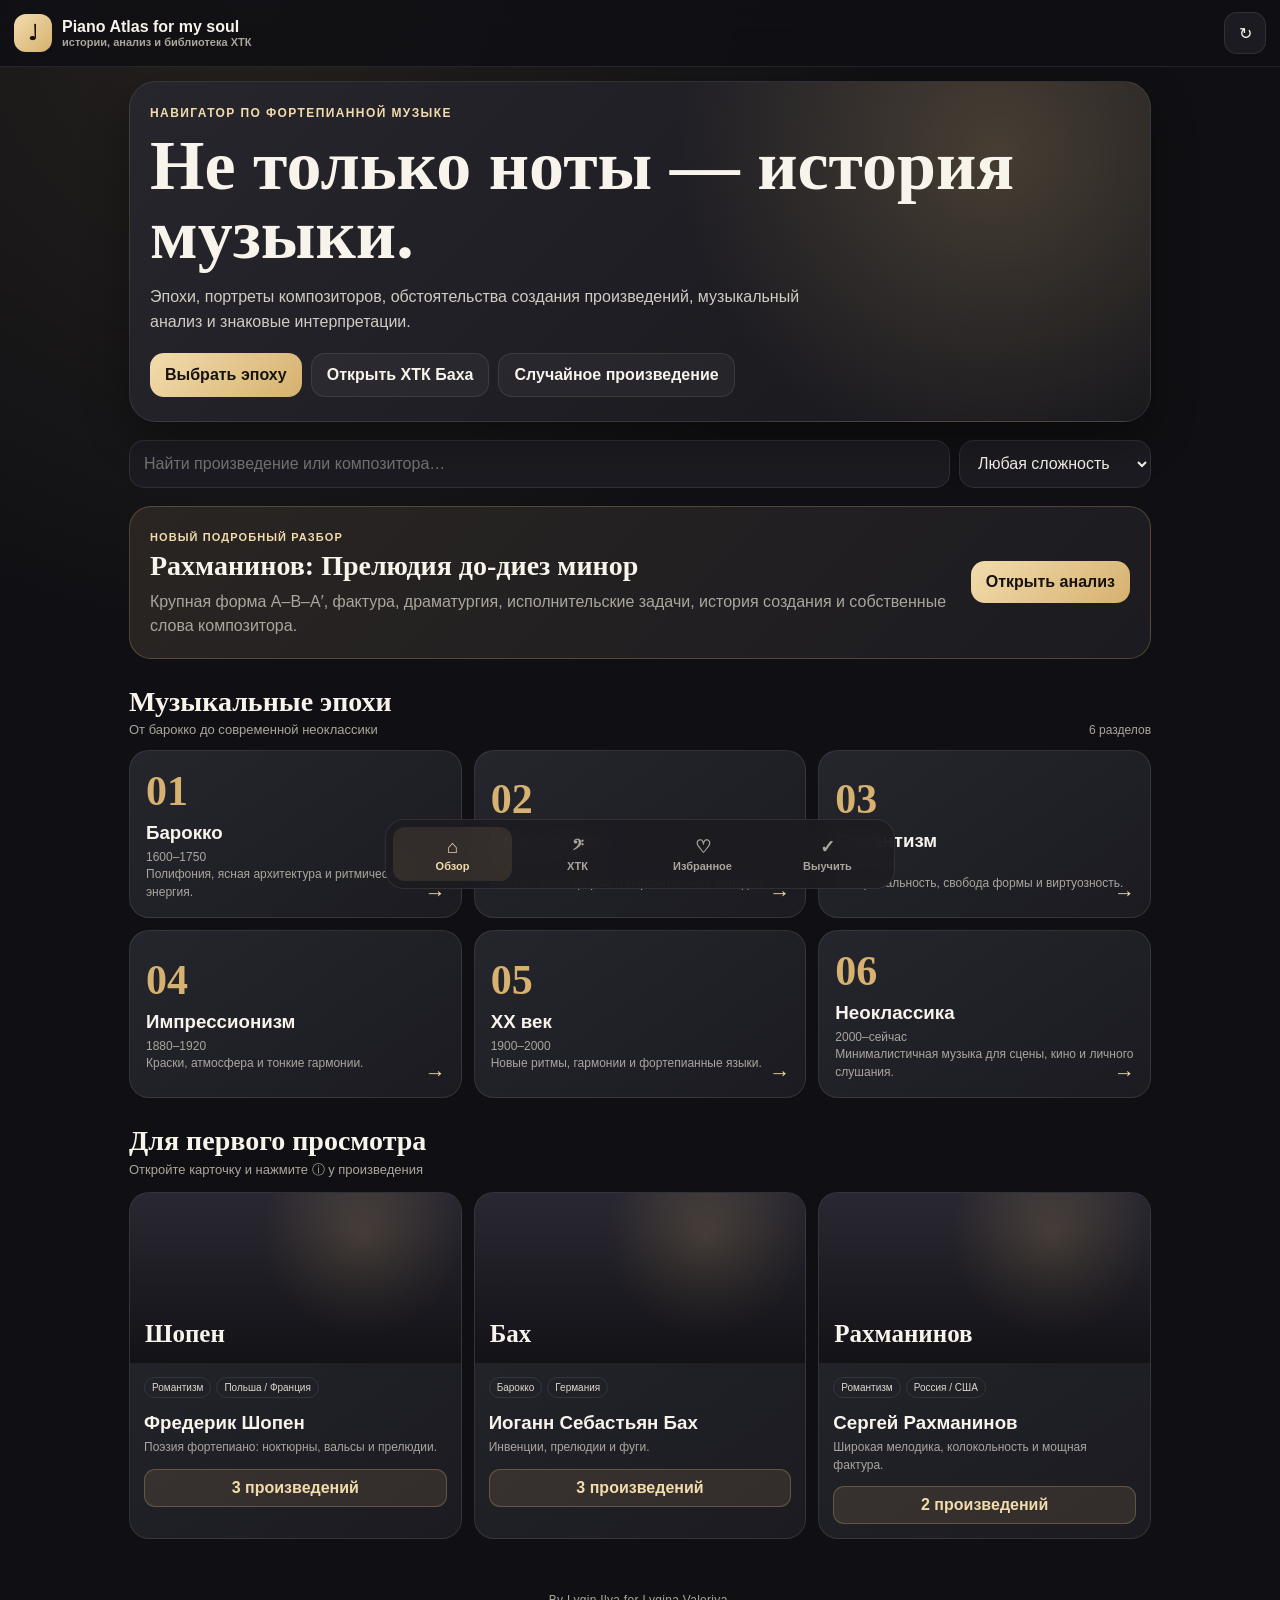
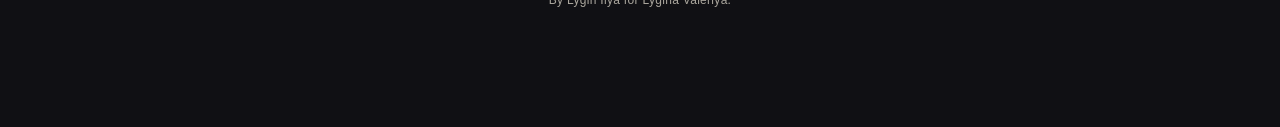
<file: piano-atlas/index.html>
<!doctype html>
<html lang="ru"><head><meta charset="utf-8"><meta name="viewport" content="width=device-width,initial-scale=1,viewport-fit=cover"><meta name="theme-color" content="#101014"><meta name="apple-mobile-web-app-capable" content="yes"><meta name="apple-mobile-web-app-status-bar-style" content="black-translucent"><meta name="apple-mobile-web-app-title" content="Piano Atlas for my soul"><meta name="format-detection" content="telephone=no"><title>Piano Atlas for my soul</title><link rel="stylesheet" href="styles-v4.css?v=4"></head><body><div class="app"><header class="top"><div class="brand"><div class="logo">♩</div><div>Piano Atlas for my soul<div class="sub">истории, анализ и библиотека ХТК</div></div></div><button class="round" id="random" aria-label="Случайное произведение">↻</button></header><main id="main"></main><footer style="width:min(1050px,100%);margin:18px auto 0;padding:22px 14px 28px;text-align:center;color:#aaa69d;font-size:12px;letter-spacing:.3px">By Lygin Ilya for Lygina Valeriya.</footer><nav class="nav"><button class="on" data-v="home"><span>⌂</span>Обзор</button><button data-v="wtc"><span>𝄢</span>ХТК</button><button data-v="fav"><span>♡</span>Избранное</button><button data-v="learn"><span>✓</span>Выучить</button></nav></div><div class="modal" id="modal"><div class="modalbox"><div class="mh"><b id="mt">Информация</b><button class="close" id="close">✕</button></div><div id="modalContent"></div></div></div><div class="toast" id="toast"></div><script src="data.js?v=2"></script><script src="extras-v4.js?v=4"></script><script src="app-v4.js?v=4"></script></body></html>
</file>
<file: piano-atlas/styles-v4.css>
:root{--b:#101014;--p:#1b1b21;--p2:#25252d;--t:#f8f4eb;--m:#aaa69d;--g:#d6b16f;--g2:#f2dcad;--l:#ffffff17;--ok:#b8d7b0}*{box-sizing:border-box}html{background:var(--b)}body{margin:0;color:var(--t);background:radial-gradient(circle at 20% 0,#d6b16f1b,transparent 32%),var(--b);font-family:-apple-system,BlinkMacSystemFont,"Segoe UI",sans-serif;min-height:100vh}button,input,select{font:inherit}button{touch-action:manipulation;-webkit-tap-highlight-color:transparent}.app{padding-bottom:calc(92px + env(safe-area-inset-bottom))}.top{position:sticky;top:0;z-index:5;display:flex;justify-content:space-between;align-items:center;padding:calc(12px + env(safe-area-inset-top)) 14px 12px;background:#101014dc;-webkit-backdrop-filter:blur(16px);backdrop-filter:blur(16px);border-bottom:1px solid var(--l)}.brand{display:flex;align-items:center;gap:10px;font-weight:850}.logo{display:grid;place-items:center;width:38px;height:38px;border-radius:12px;background:linear-gradient(135deg,var(--g2),var(--g));color:#17120b;font-size:21px}.sub{font-size:11px;color:var(--m);font-weight:650}.round{width:42px;height:42px;border:1px solid var(--l);border-radius:13px;background:var(--p);color:var(--t)}main{width:min(1050px,100%);margin:auto;padding:14px}.hero{position:relative;overflow:hidden;padding:24px 20px;min-height:250px;border:1px solid var(--l);border-radius:27px;background:radial-gradient(circle at 85% 20%,#d6b16f3a,transparent 35%),linear-gradient(135deg,#28262d,#17171c);box-shadow:0 18px 45px #0005}.hero.with-photo{padding-right:min(42%,330px)}.hero-photo{position:absolute;right:0;top:0;width:min(40%,310px);height:100%;object-fit:cover;object-position:top center;filter:grayscale(.12) contrast(1.03);opacity:.92;-webkit-mask-image:linear-gradient(to right,transparent 0,#000 34%);mask-image:linear-gradient(to right,transparent 0,#000 34%)}.ey{position:relative;z-index:1;font-size:12px;letter-spacing:1.4px;text-transform:uppercase;color:var(--g2);font-weight:850}h1{position:relative;z-index:1;font:700 clamp(38px,10vw,70px)/.98 Georgia,serif;margin:12px 0}h2{font:700 28px Georgia,serif;margin:0}.hero p{position:relative;z-index:1;color:#d0ccc3;line-height:1.55;max-width:650px}.photo-credit{position:absolute;z-index:2;right:10px;bottom:8px;font-size:9px;color:#eee;background:#0008;padding:4px 6px;border-radius:8px;text-decoration:none}.actions{position:relative;z-index:2;display:flex;gap:9px;flex-wrap:wrap;margin-top:18px}.primary,.secondary{border-radius:14px;padding:12px 15px;font-weight:800}.primary{border:0;background:linear-gradient(135deg,var(--g2),var(--g));color:#17120b}.secondary{border:1px solid var(--l);background:#ffffff0b;color:var(--t)}.controls{display:grid;grid-template-columns:1fr auto;gap:9px;margin:18px 0}.controls input,.controls select{height:48px;border:1px solid var(--l);border-radius:15px;background:var(--p);color:var(--t);padding:0 14px;min-width:0}.head{display:flex;justify-content:space-between;align-items:end;gap:10px;margin:27px 0 13px}.head p{margin:4px 0 0;color:var(--m);font-size:13px}.count{color:var(--m);font-size:12px}.grid{display:grid;grid-template-columns:repeat(3,1fr);gap:12px}.era,.card{border:1px solid var(--l);border-radius:20px;background:linear-gradient(145deg,var(--p2),var(--p));color:var(--t);text-align:left}.era{position:relative;min-height:160px;padding:16px}.era b{font:700 42px Georgia,serif;color:var(--g)}.era h3,.card h3{margin:7px 0 5px}.era p,.card p{margin:0;color:var(--m);font-size:12px;line-height:1.45}.arrow{position:absolute;right:15px;bottom:12px;color:var(--g2);font-size:21px}.card{overflow:hidden}.cover{position:relative;height:170px;background:radial-gradient(circle at 70% 25%,#d6b16f38,transparent 38%),#292731;overflow:hidden}.cover img{width:100%;height:100%;object-fit:cover;object-position:top center;display:none}.cover img.loaded{display:block}.cover-fallback{position:absolute;inset:0;display:flex;align-items:end;padding:15px;font:700 25px Georgia,serif;background:linear-gradient(transparent,#0008)}.cover img.loaded+.cover-fallback{color:var(--t)}.body{padding:14px}.pill{display:inline-block;border:1px solid var(--l);border-radius:999px;padding:4px 7px;margin:0 5px 7px 0;font-size:10px;color:#ddd7cb}.open{width:100%;margin-top:12px;border:1px solid #d6b16f4a;border-radius:11px;background:#d6b16f20;color:var(--g2);padding:9px;font-weight:800}.crumb{display:flex;gap:7px;align-items:center;color:var(--m);font-size:12px;margin:2px 0 12px;overflow:auto;white-space:nowrap}.crumb button{border:0;background:none;color:var(--g2);padding:0}.works{display:grid;gap:9px}.work{display:grid;grid-template-columns:1fr auto;gap:10px;align-items:center;padding:13px;border:1px solid var(--l);border-radius:16px;background:var(--p)}.wt{font-weight:800}.ws{font-size:11px;color:var(--m);margin-top:5px}.yearline{display:flex;gap:6px;flex-wrap:wrap;margin-top:7px}.tag{font-size:10px;padding:4px 7px;border-radius:999px;background:#ffffff0c;border:1px solid var(--l);color:#d8d2c7}.dots{display:inline-flex;gap:2px;margin-left:5px}.dot{width:6px;height:6px;border-radius:50%;background:#44444c}.dot.on{background:var(--g)}.wa{display:flex;gap:6px}.mini{width:38px;height:38px;border:1px solid var(--l);border-radius:11px;background:var(--p2);color:var(--t)}.mini.on{background:var(--g);color:#17120b}.empty{text-align:center;color:var(--m);padding:30px;border:1px dashed var(--l);border-radius:18px}.nav{position:fixed;z-index:8;left:50%;bottom:calc(11px + env(safe-area-inset-bottom));transform:translateX(-50%);width:min(510px,calc(100% - 22px));display:grid;grid-template-columns:repeat(4,1fr);gap:6px;padding:7px;border:1px solid var(--l);border-radius:19px;background:#1b1b21ed;-webkit-backdrop-filter:blur(16px);backdrop-filter:blur(16px)}.nav button{border:0;border-radius:12px;padding:9px 4px;background:transparent;color:var(--m);font-size:11px;font-weight:750}.nav button.on{background:#d6b16f20;color:var(--g2)}.nav span{display:block;font-size:18px;margin-bottom:2px}.modal{display:none;position:fixed;inset:0;z-index:20;align-items:flex-end;background:#000b;padding:10px}.modal.on{display:flex}.modalbox{width:min(850px,100%);max-height:94dvh;margin:auto;overflow:auto;-webkit-overflow-scrolling:touch;border:1px solid var(--l);border-radius:24px;background:#151519}.mh{position:sticky;top:0;z-index:3;display:flex;justify-content:space-between;align-items:center;padding:13px;background:#151519ed;border-bottom:1px solid var(--l);-webkit-backdrop-filter:blur(10px);backdrop-filter:blur(10px)}.mh b{font-size:14px}.close{width:38px;height:38px;border-radius:11px;border:1px solid var(--l);background:var(--p2);color:var(--t)}.score,.details{padding:13px}.notice{padding:10px;border-radius:12px;background:#d6b16f18;color:#ecd9b2;font-size:12px}.sheet{margin-top:10px;min-height:620px;padding:26px 17px;border-radius:8px;background:#fbfaf5;color:#202020}.sheet h3,.sheet p{text-align:center}.staff{height:82px;margin:16px 0;background:repeating-linear-gradient(to bottom,transparent 0 12px,#333 12px 13px);overflow:hidden}.notes{font:32px/68px Georgia,serif;letter-spacing:10px;white-space:nowrap}.detail-title{font:700 30px/1.05 Georgia,serif;margin:4px 0 8px}.detail-sub{color:var(--m);font-size:13px;margin-bottom:14px}.meta-grid{display:grid;grid-template-columns:repeat(3,1fr);gap:8px}.meta{padding:12px;border-radius:15px;border:1px solid var(--l);background:var(--p)}.meta small{display:block;color:var(--m);font-size:10px;text-transform:uppercase;letter-spacing:.7px;margin-bottom:5px}.meta b{font-size:13px}.fact{margin-top:12px;padding:14px;border-radius:16px;background:linear-gradient(135deg,#d6b16f1d,#ffffff09);border:1px solid #d6b16f34;line-height:1.5}.fact strong{display:block;color:var(--g2);margin-bottom:6px}.interpret{margin-top:16px}.interpret h3{font:700 21px Georgia,serif;margin:0 0 8px}.interpret p{color:var(--m);font-size:12px;line-height:1.5}.players{display:flex;flex-wrap:wrap;gap:7px}.player{padding:8px 10px;border-radius:12px;border:1px solid var(--l);background:var(--p2);font-size:12px}.source-link{display:inline-block;margin-top:16px;color:var(--g2);text-decoration:none;border-bottom:1px dashed #d6b16f66;font-size:12px}.disclaimer{margin:15px 0;padding:11px 13px;border-left:3px solid var(--g);background:#ffffff08;color:var(--m);font-size:11px;line-height:1.5;border-radius:0 12px 12px 0}.toast{position:fixed;z-index:30;left:50%;bottom:calc(92px + env(safe-area-inset-bottom));transform:translate(-50%,18px);opacity:0;padding:10px 13px;border-radius:12px;background:#f3eadc;color:#17120b;font-weight:800;transition:.2s}.toast.on{opacity:1;transform:translate(-50%,0)}@media(max-width:760px){.grid{grid-template-columns:repeat(2,1fr)}}@media(max-width:540px){main{padding:11px}.grid{grid-template-columns:1fr}.controls{grid-template-columns:1fr}.work{grid-template-columns:1fr}.wa{justify-content:flex-end}.hero{min-height:285px}.hero.with-photo{padding-right:20px;padding-top:210px}.hero-photo{width:100%;height:205px;-webkit-mask-image:linear-gradient(to bottom,#000 0,#000 55%,transparent 100%);mask-image:linear-gradient(to bottom,#000 0,#000 55%,transparent 100%)}.photo-credit{top:178px;bottom:auto}.top{padding-left:11px;padding-right:11px}.meta-grid{grid-template-columns:1fr}.cover{height:230px}}.feature-card{display:grid;grid-template-columns:1fr auto;gap:18px;align-items:center;margin:18px 0;padding:20px;border:1px solid #d6b16f45;border-radius:22px;background:linear-gradient(135deg,#2a2522,#1b1b21)}.feature-card h2{margin:5px 0 8px}.feature-card p{margin:0;color:var(--m);line-height:1.5}.feature-kicker{color:var(--g2);font-size:11px;text-transform:uppercase;letter-spacing:1.1px;font-weight:850}.author-box,.history-box{margin-top:16px;padding:16px;border:1px solid #d6b16f40;border-radius:16px;background:#d6b16f12}.author-box strong,.author-box h3,.history-box h3{display:block;margin:0 0 8px;color:var(--g2)}.author-box p,.history-box p{margin:0;color:#ddd7cb;line-height:1.6}.analysis-link{margin-top:12px;padding:0;border:0;background:none;color:var(--g2);font-weight:850;text-align:left}.analysis-page h3{margin:22px 0 10px}.analysis-summary{display:grid;grid-template-columns:1fr 1fr;gap:10px;margin-top:18px}.analysis-summary>div{padding:13px;border:1px solid var(--l);border-radius:14px;background:var(--p)}.analysis-summary small{display:block;color:var(--m);margin-bottom:5px}.analysis-summary b{font-size:13px;line-height:1.45}.form-map{display:grid;gap:8px}.form-row{display:grid;grid-template-columns:155px 1fr;gap:12px;padding:13px;border:1px solid var(--l);border-radius:14px;background:var(--p)}.form-name{color:var(--g2);font-weight:850}.form-name small{display:block;margin-top:4px;color:var(--m);font-weight:650}.form-text{color:#d4d0c7;line-height:1.55;font-size:13px}.analysis-columns{display:grid;grid-template-columns:1fr 1fr;gap:10px}.analysis-columns section{padding:14px;border:1px solid var(--l);border-radius:15px;background:#ffffff08}.analysis-columns h3{margin:0 0 8px}.analysis-columns p{margin:0;color:#d4d0c7;line-height:1.55}.task-list{margin:0;padding-left:22px;color:#d4d0c7}.task-list li{margin:0 0 10px;line-height:1.5}.analysis-note{margin-top:16px;padding:12px;border-radius:13px;background:#ffffff09;color:var(--m);font-size:12px;line-height:1.5}.source-stack{display:grid;gap:8px;margin-top:16px}.source-link.compact{margin:0}.wtc-hero{background:radial-gradient(circle at 85% 20%,#d6b16f45,transparent 38%),linear-gradient(135deg,#28211c,#17171c)}.wtc-stats{position:relative;z-index:1;display:flex;gap:10px;flex-wrap:wrap;margin-top:20px}.wtc-stats span{padding:10px 13px;border:1px solid var(--l);border-radius:13px;background:#0002;color:#d7d1c5;font-size:12px}.wtc-stats b{display:block;color:var(--g2);font:700 24px Georgia,serif}.wtc-controls{display:grid;grid-template-columns:1fr auto;gap:9px;margin:18px 0}.wtc-controls input,.wtc-controls select{height:48px;border:1px solid var(--l);border-radius:15px;background:var(--p);color:var(--t);padding:0 14px}.book-intro{padding:17px;border:1px solid var(--l);border-radius:18px;background:var(--p);margin-bottom:14px}.book-intro h2{font-size:22px;margin-bottom:7px}.book-intro p{margin:0;color:var(--m);line-height:1.55}.wtc-list{display:grid;gap:8px}.wtc-item{display:grid;grid-template-columns:52px 1fr auto;gap:12px;align-items:center;padding:12px;border:1px solid var(--l);border-radius:15px;background:var(--p)}.wtc-num{display:grid;place-items:center;width:45px;height:45px;border-radius:12px;background:#d6b16f18;color:var(--g2);font:700 18px Georgia,serif}.wtc-title{font-weight:850}.wtc-meta{margin-top:4px;color:var(--m);font-size:11px}.wtc-actions{display:flex;gap:6px}.wtc-actions a{display:grid;place-items:center;width:39px;height:39px;border:1px solid var(--l);border-radius:11px;background:var(--p2);color:var(--t);text-decoration:none}.wtc-actions a:hover{background:#d6b16f20;color:var(--g2)}@media(max-width:620px){.feature-card{grid-template-columns:1fr}.analysis-summary,.analysis-columns{grid-template-columns:1fr}.form-row{grid-template-columns:1fr}.wtc-controls{grid-template-columns:1fr}.wtc-item{grid-template-columns:44px 1fr}.wtc-actions{grid-column:2;justify-content:flex-end}.nav button{font-size:10px}.nav span{font-size:17px}}
</file>
